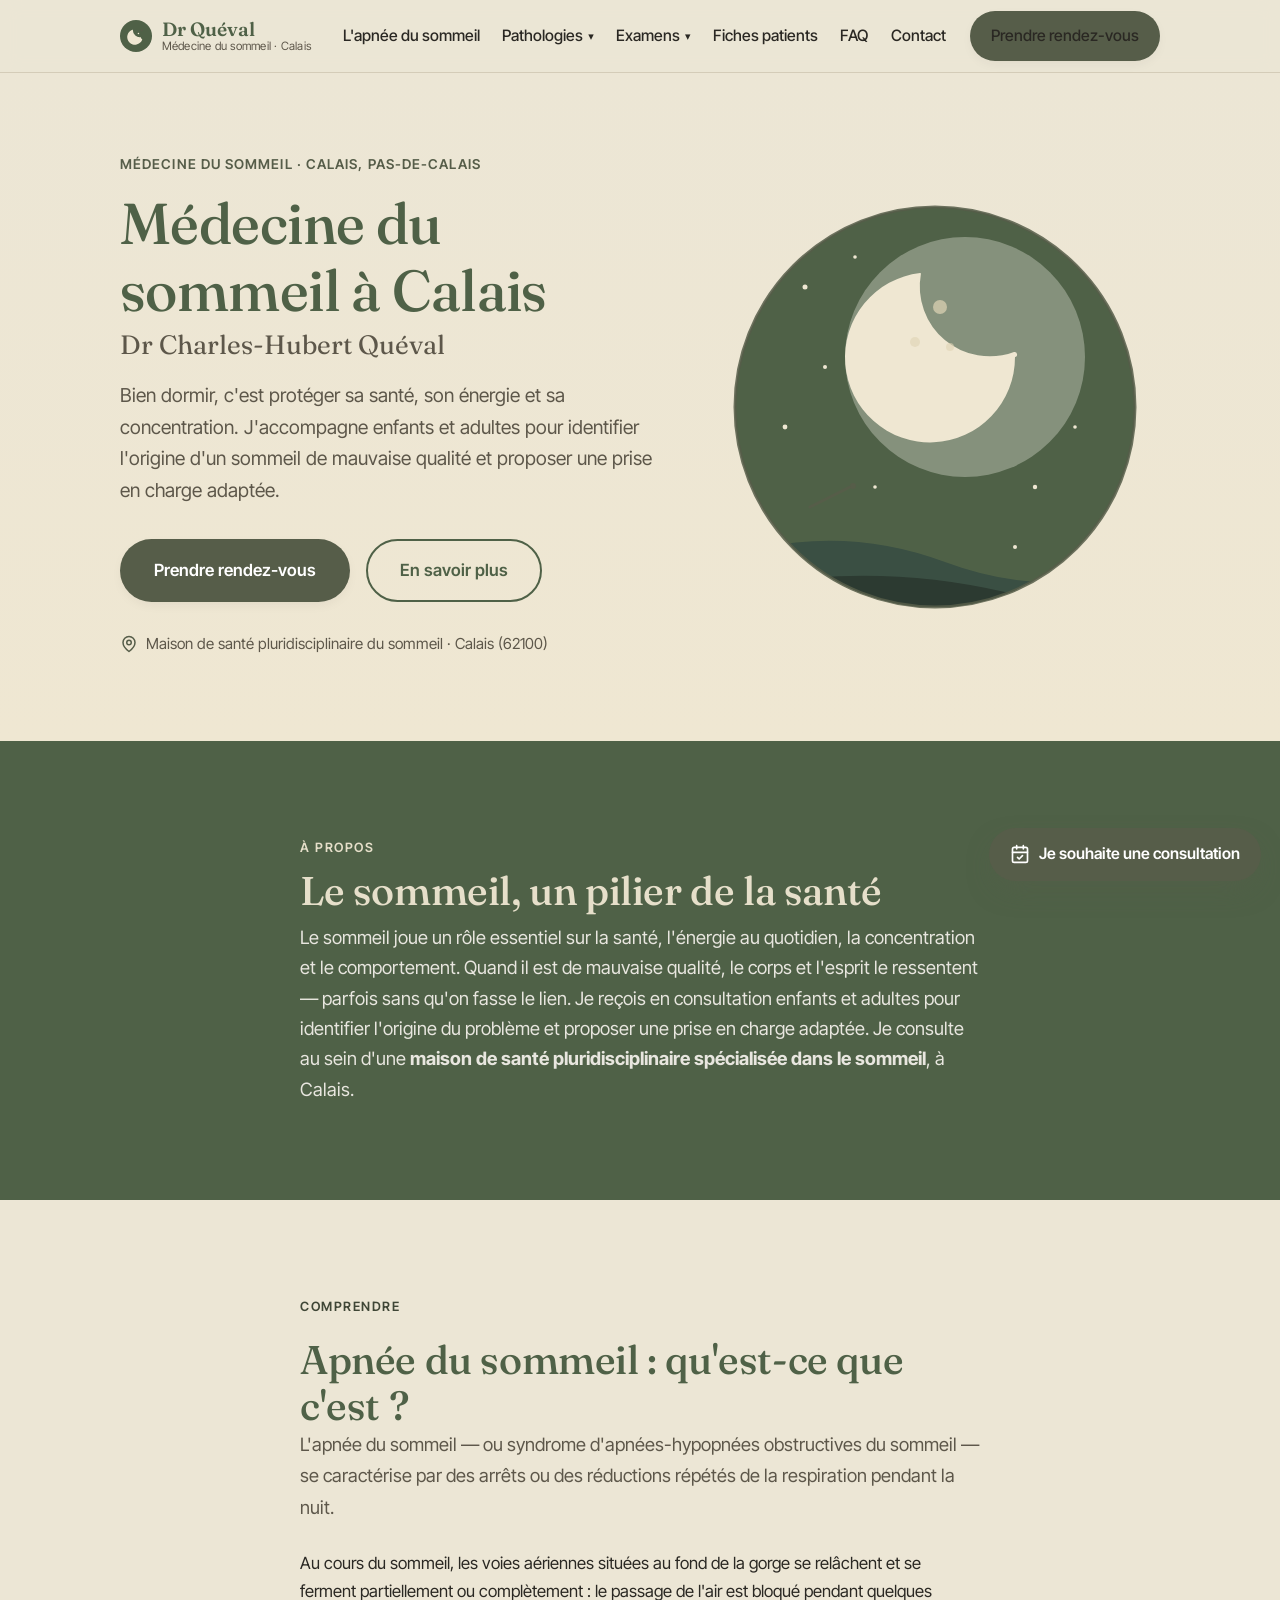
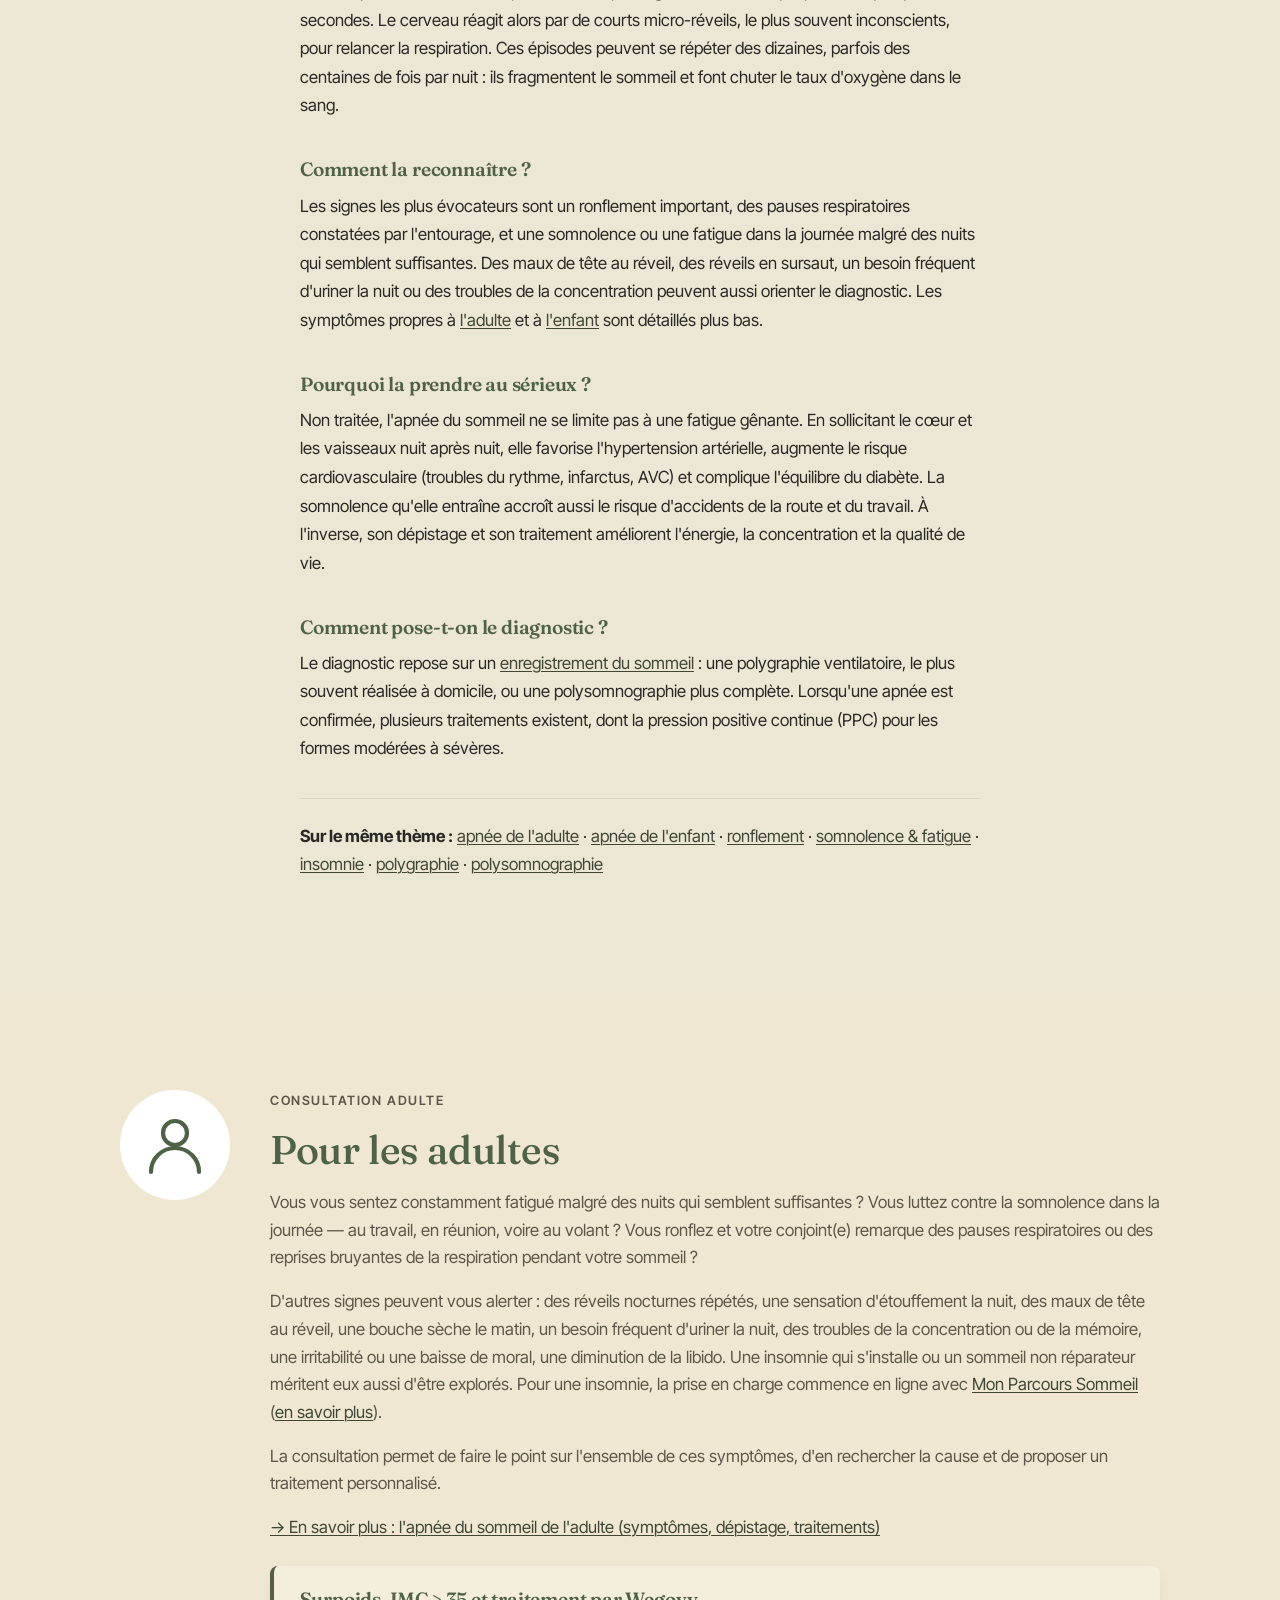
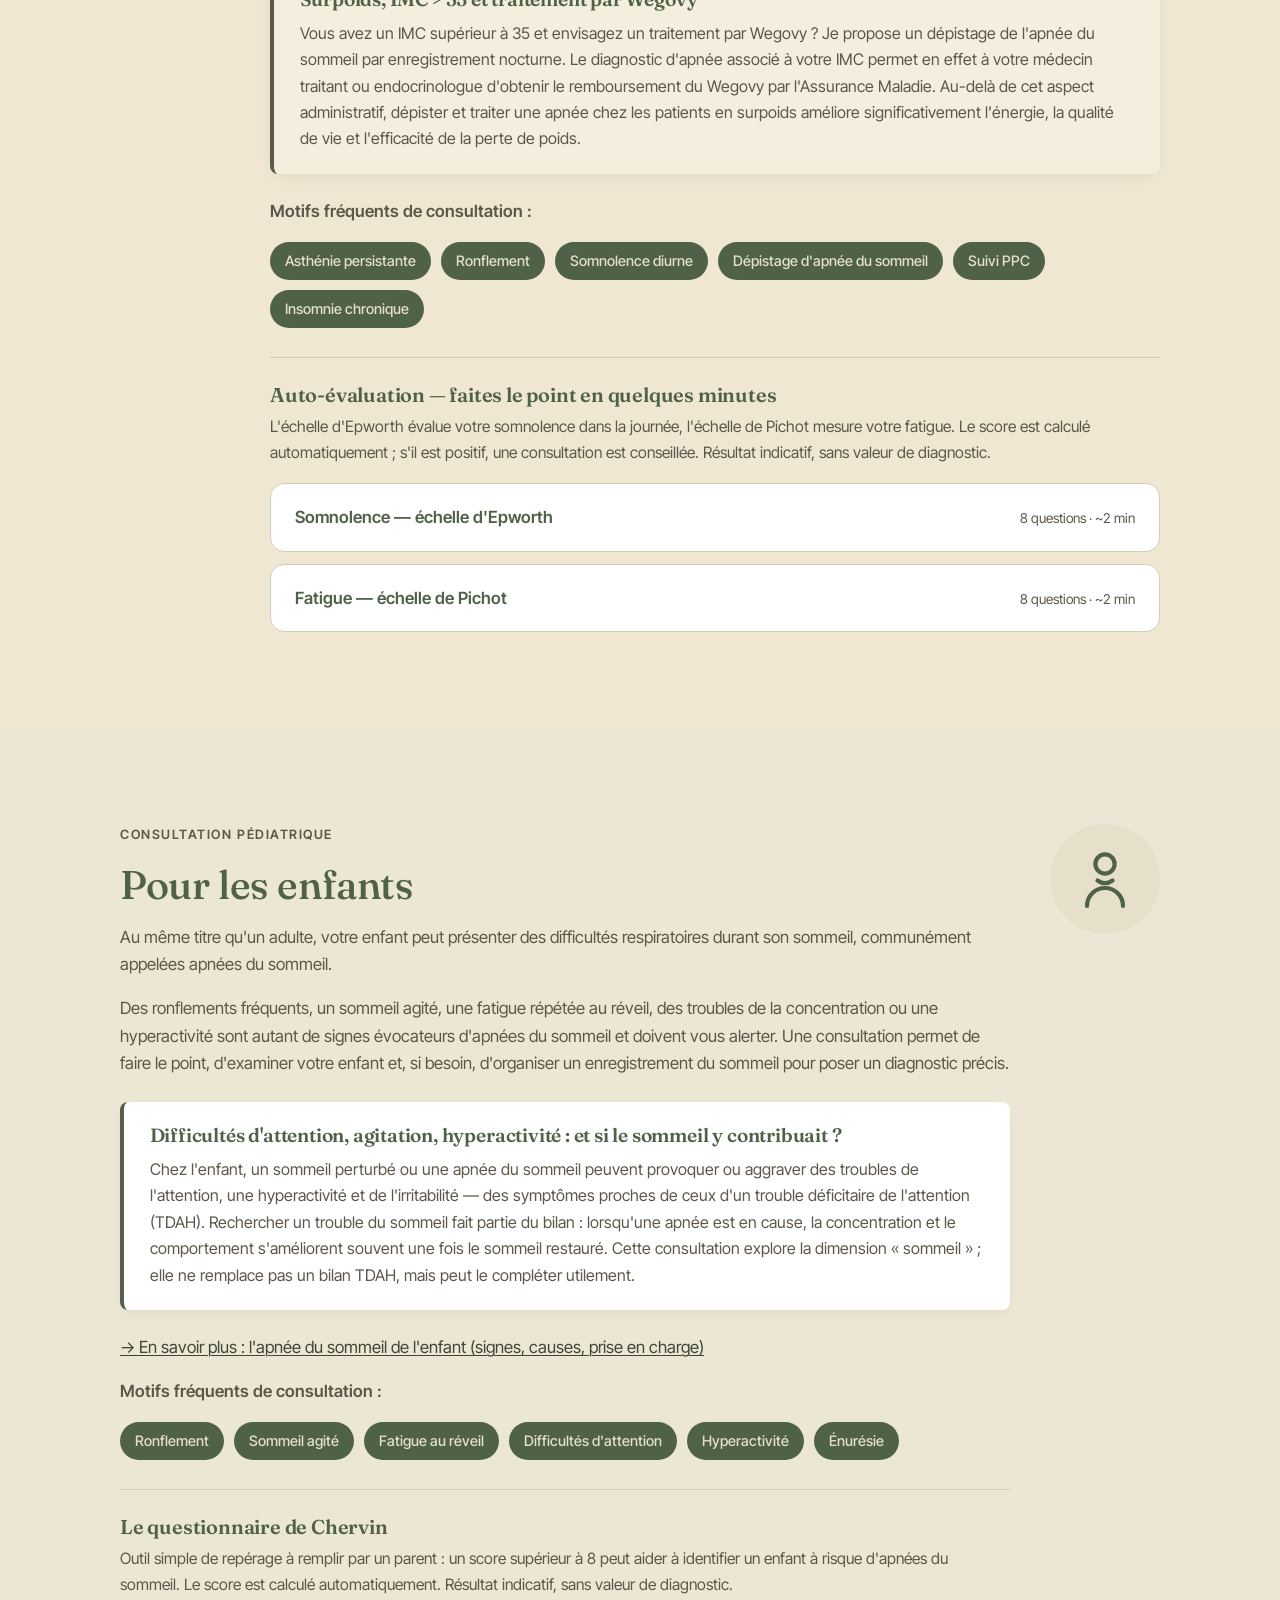
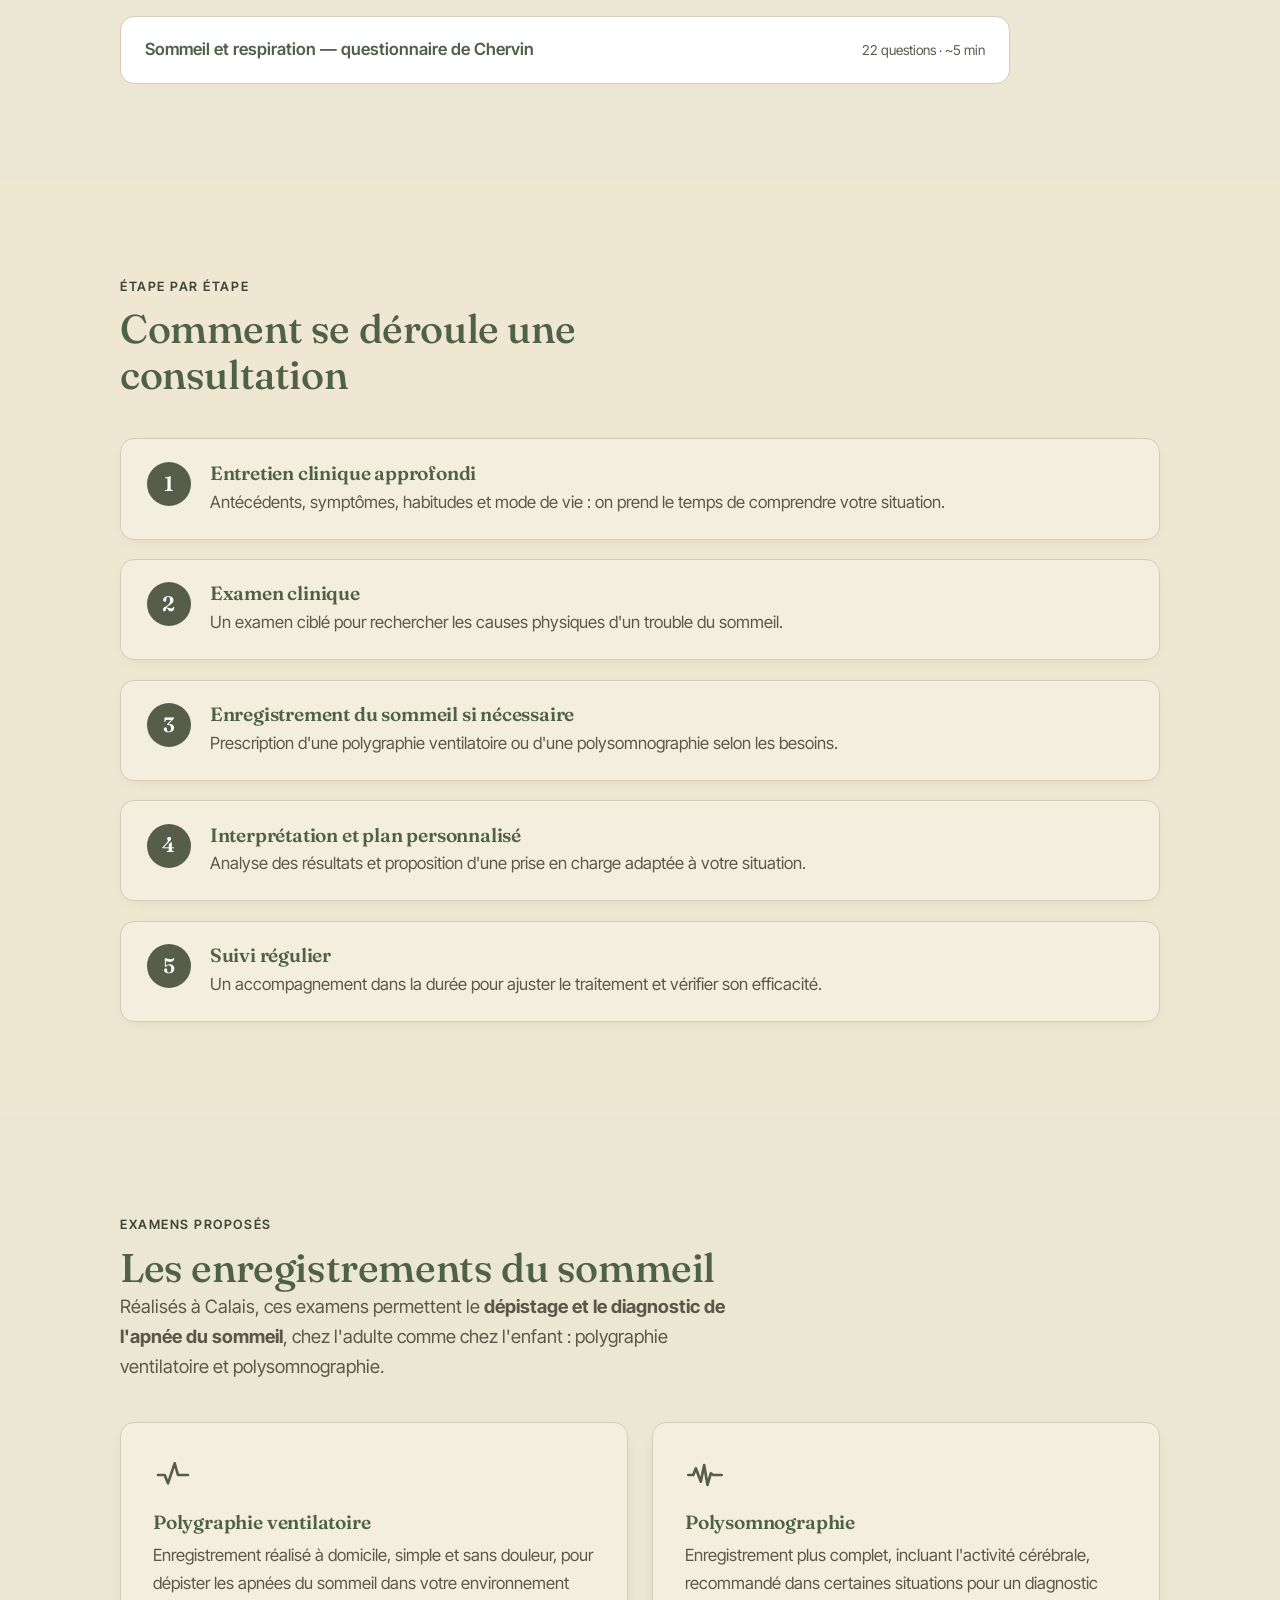
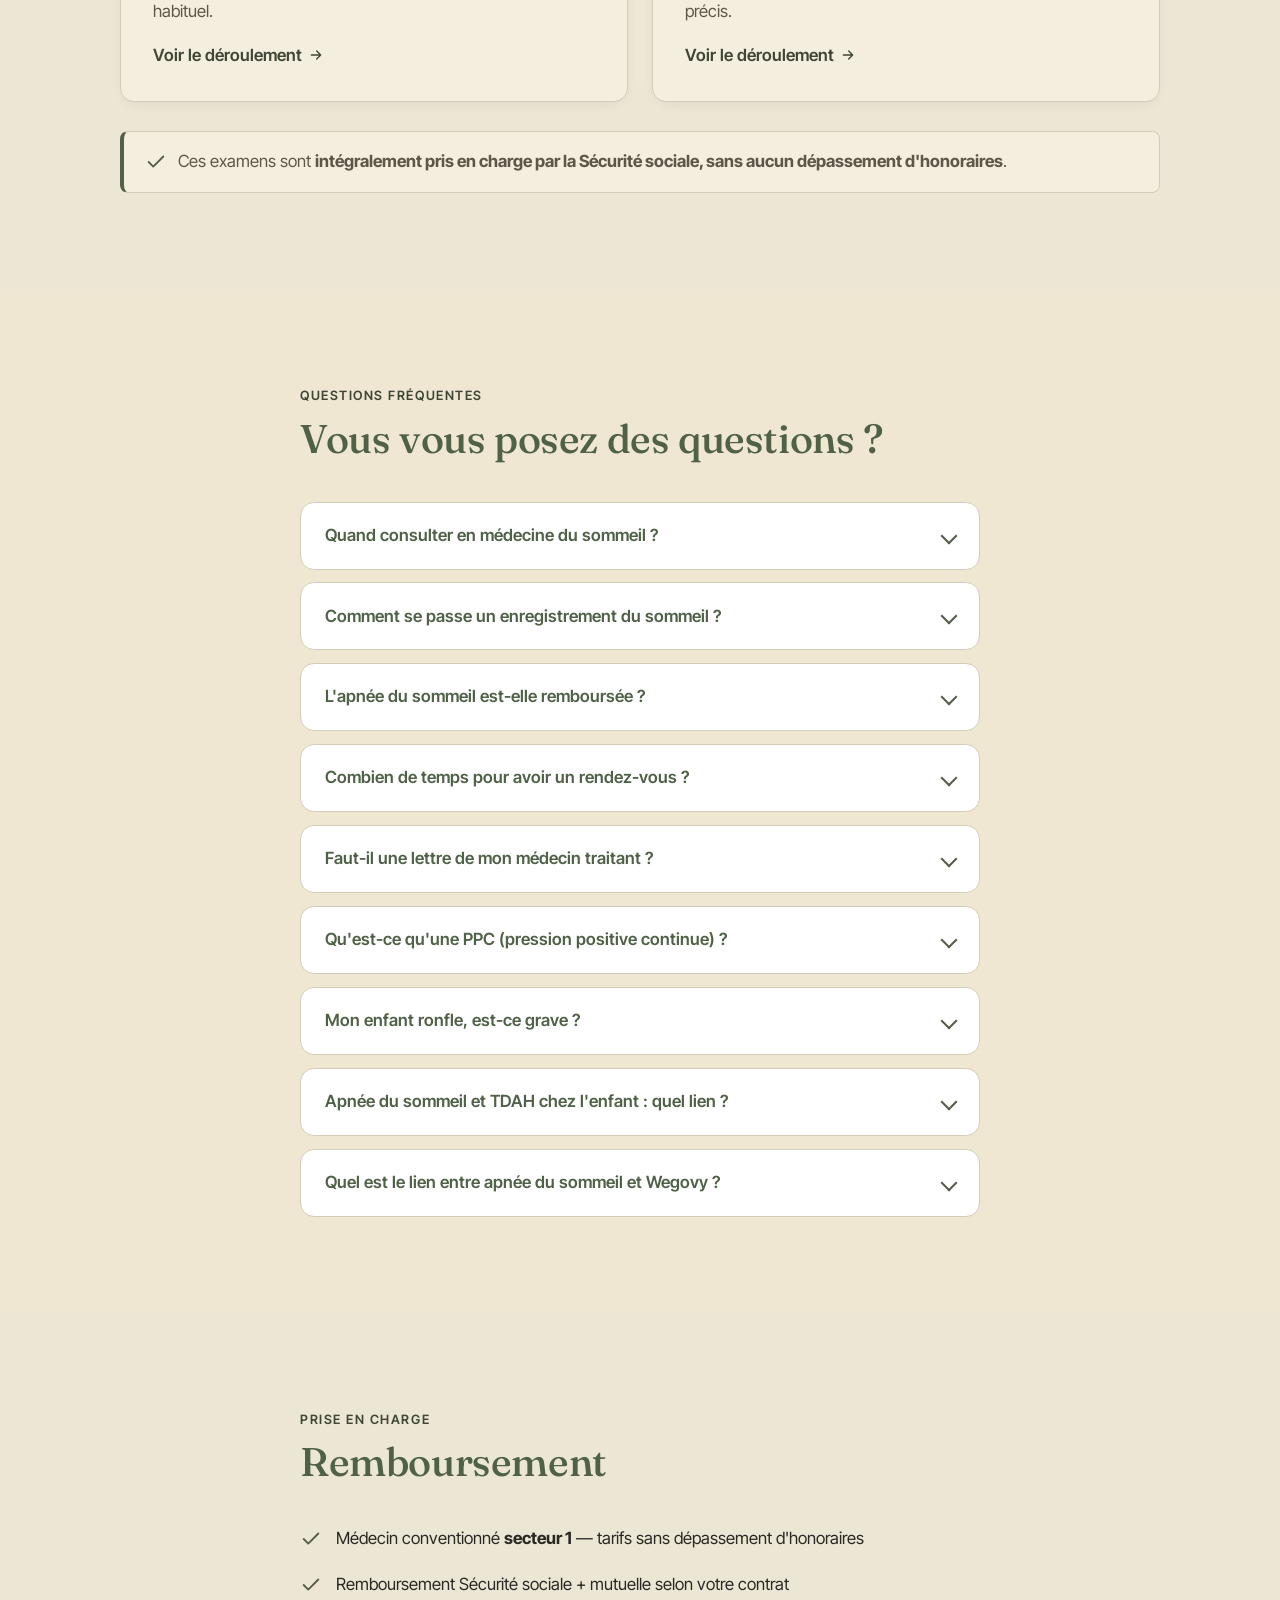
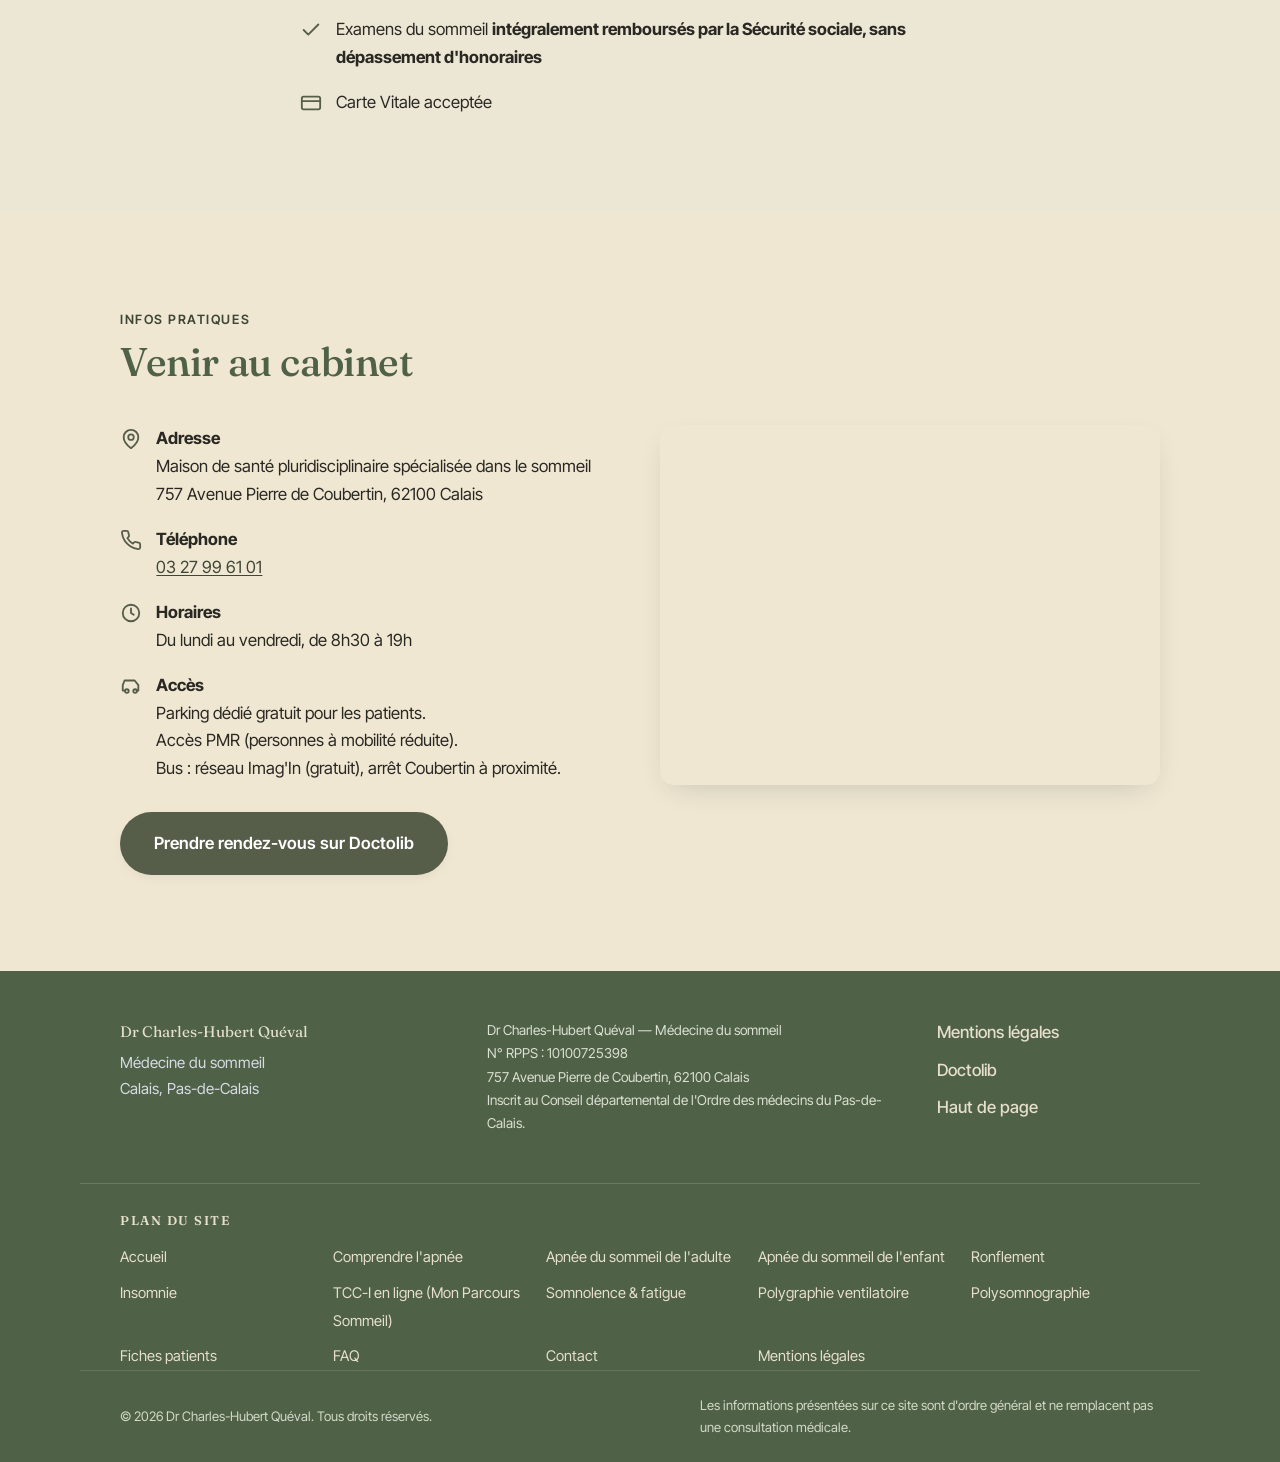
<file: index.html>
<!DOCTYPE html>
<html lang="fr">
<head>
  <meta charset="UTF-8" />
  <meta name="viewport" content="width=device-width, initial-scale=1.0" />

  <!-- ============ SEO PRINCIPAL ============ -->
  <title>Médecine du sommeil à Calais — Apnée, ronflement, fatigue | Dr Quéval</title>
  <meta name="description" content="Dr Charles-Hubert Quéval, médecine du sommeil à Calais. Dépistage apnée, ronflement, fatigue chronique, troubles du sommeil de l'enfant et de l'adulte." />
  <meta name="author" content="Dr Charles-Hubert Quéval" />
  <meta name="robots" content="index, follow" />
  <meta name="google-site-verification" content="xHUqynVWWJYzbfJieYeYkUcd4YDiTT034WDyWVX0m6M" />
  <link rel="canonical" href="https://sommeil-calais.fr/" />
  <meta name="theme-color" content="#4f6147" />

  <!-- ============ OPEN GRAPH (Facebook, LinkedIn…) ============ -->
  <meta property="og:type" content="website" />
  <meta property="og:locale" content="fr_FR" />
  <meta property="og:site_name" content="Dr Quéval — Médecine du sommeil à Calais" />
  <meta property="og:title" content="Médecine du sommeil à Calais — Dr Quéval" />
  <meta property="og:description" content="Dépistage de l'apnée du sommeil, ronflement, fatigue chronique. Consultations adultes et enfants à Calais (Pas-de-Calais)." />
  <meta property="og:url" content="https://sommeil-calais.fr/" />
  <meta property="og:image" content="https://sommeil-calais.fr/images/og-image.png" />
  <meta property="og:image:alt" content="Cabinet de médecine du sommeil du Dr Quéval à Calais" />

  <!-- ============ TWITTER CARD ============ -->
  <meta name="twitter:card" content="summary_large_image" />
  <meta name="twitter:title" content="Médecine du sommeil à Calais — Dr Quéval" />
  <meta name="twitter:description" content="Dépistage de l'apnée du sommeil, ronflement, fatigue chronique. Consultations adultes et enfants à Calais." />
  <meta name="twitter:image" content="https://sommeil-calais.fr/images/og-image.png" />

  <!-- ============ FAVICON ============ -->
  <link rel="icon" type="image/svg+xml" href="favicon.svg" />
  <link rel="icon" type="image/x-icon" href="favicon.ico" />
  <link rel="apple-touch-icon" href="images/apple-touch-icon.png" />

  <!-- ============ POLICES (preconnect + preload pour la performance) ============ -->
  <link rel="preconnect" href="https://fonts.googleapis.com" />
  <link rel="preconnect" href="https://fonts.gstatic.com" crossorigin />
  <!-- On précharge la feuille de styles des polices puis on l'applique (chargement non bloquant) -->
  <link
    rel="preload"
    as="style"
    href="https://fonts.googleapis.com/css2?family=Fraunces:opsz,wght@9..144,400;9..144,500;9..144,600&family=Inter+Tight:wght@400;500;600&display=swap"
    onload="this.onload=null;this.rel='stylesheet'"
  />
  <noscript>
    <link rel="stylesheet" href="https://fonts.googleapis.com/css2?family=Fraunces:opsz,wght@9..144,400;9..144,500;9..144,600&family=Inter+Tight:wght@400;500;600&display=swap" />
  </noscript>

  <link rel="stylesheet" href="style.css" />

  <!-- ============ DONNÉES STRUCTURÉES Schema.org (Physician) ============ -->
  <script type="application/ld+json">
  {
    "@context": "https://schema.org",
    "@type": "Physician",
    "@id": "https://sommeil-calais.fr/#physician",
    "name": "Dr Charles-Hubert Quéval",
    "description": "Médecin à Calais recevant enfants et adultes pour les troubles du sommeil : dépistage de l'apnée du sommeil, ronflement, fatigue chronique, somnolence.",
    "url": "https://sommeil-calais.fr/",
    "sameAs": ["https://monparcourssommeil.fr/"],
    "image": "https://sommeil-calais.fr/images/og-image.png",
    "medicalSpecialty": "Sleep Medicine",
    "knowsAbout": [
      "Apnée du sommeil",
      "Apnée du sommeil de l'enfant",
      "Ronflement",
      "Somnolence diurne",
      "Insomnie chronique",
      "Fatigue chronique",
      "Polygraphie ventilatoire",
      "Polysomnographie",
      "Dépistage de l'apnée du sommeil",
      "Pression positive continue (PPC)",
      "Sommeil et troubles de l'attention de l'enfant",
      "Sommeil, hyperactivité et TDAH de l'enfant"
    ],
    "availableLanguage": "fr",
    "telephone": "+33327996101",
    "priceRange": "€€",
    "currenciesAccepted": "EUR",
    "paymentAccepted": "Carte Vitale, Carte bancaire, Espèces, Chèque",
    "address": {
      "@type": "PostalAddress",
      "streetAddress": "757 Avenue Pierre de Coubertin",
      "addressLocality": "Calais",
      "postalCode": "62100",
      "addressRegion": "Pas-de-Calais",
      "addressCountry": "FR"
    },
    "areaServed": {
      "@type": "City",
      "name": "Calais"
    },
    "openingHoursSpecification": [
      {
        "@type": "OpeningHoursSpecification",
        "dayOfWeek": ["Monday", "Tuesday", "Wednesday", "Thursday", "Friday"],
        "opens": "08:30",
        "closes": "19:00"
      }
    ],
    "availableService": [
      {
        "@type": "MedicalProcedure",
        "name": "Consultation de médecine du sommeil – Adulte",
        "description": "Exploration de la fatigue, du ronflement, de la somnolence diurne et dépistage de l'apnée du sommeil chez l'adulte."
      },
      {
        "@type": "MedicalProcedure",
        "name": "Consultation de médecine du sommeil – Enfant",
        "description": "Bilan des troubles du sommeil de l'enfant : ronflement, sommeil agité, troubles de l'attention, énurésie."
      },
      {
        "@type": "MedicalProcedure",
        "name": "Polygraphie ventilatoire",
        "description": "Enregistrement du sommeil à domicile pour le dépistage de l'apnée du sommeil."
      },
      {
        "@type": "MedicalProcedure",
        "name": "Polysomnographie",
        "description": "Enregistrement complet du sommeil incluant l'activité cérébrale."
      }
    ],
    "potentialAction": {
      "@type": "ReserveAction",
      "target": {
        "@type": "EntryPoint",
        "urlTemplate": "https://www.doctolib.fr/medecin-generaliste/calais/charles-hubert-queval"
      }
    }
  }
  </script>

  <!-- ============ DONNÉES STRUCTURÉES Schema.org (FAQ) — rich results Google ============ -->
  <script type="application/ld+json">
  {
    "@context": "https://schema.org",
    "@type": "FAQPage",
    "mainEntity": [
      {
        "@type": "Question",
        "name": "Quand consulter en médecine du sommeil ?",
        "acceptedAnswer": { "@type": "Answer", "text": "Une consultation est utile si vous ressentez une fatigue persistante malgré des nuits suffisantes, si vous ronflez fortement ou faites des pauses respiratoires, ou si vous luttez contre la somnolence en journée. Chez l'enfant, un ronflement, un sommeil agité ou des difficultés de concentration justifient aussi un avis. En résumé : dès qu'un trouble du sommeil retentit sur votre quotidien." }
      },
      {
        "@type": "Question",
        "name": "Comment se passe un enregistrement du sommeil ?",
        "acceptedAnswer": { "@type": "Answer", "text": "La polygraphie ventilatoire se réalise le plus souvent à domicile : quelques capteurs mesurent la respiration, l'oxygénation et les ronflements pendant la nuit. C'est indolore et vous dormez dans votre lit. La polysomnographie, plus complète, ajoute l'enregistrement de l'activité cérébrale. Les capteurs sont retirés le matin et les données sont ensuite analysées." }
      },
      {
        "@type": "Question",
        "name": "L'apnée du sommeil est-elle remboursée ?",
        "acceptedAnswer": { "@type": "Answer", "text": "Oui. La consultation et les enregistrements diagnostiques sont pris en charge par l'Assurance Maladie selon les conditions habituelles, complétés par votre mutuelle. Si une apnée est confirmée et qu'un traitement par pression positive continue (PPC) est indiqué, l'appareil et son suivi sont également remboursés tant que le traitement est utilisé régulièrement." }
      },
      {
        "@type": "Question",
        "name": "Combien de temps pour avoir un rendez-vous ?",
        "acceptedAnswer": { "@type": "Answer", "text": "Les délais varient selon le planning. Le plus simple est de consulter les créneaux disponibles directement sur Doctolib, qui affiche les prochaines disponibilités en temps réel. En cas de symptômes inquiétants, signalez-le à votre médecin traitant qui pourra orienter la prise en charge." }
      },
      {
        "@type": "Question",
        "name": "Faut-il une lettre de mon médecin traitant ?",
        "acceptedAnswer": { "@type": "Answer", "text": "Une lettre n'est pas obligatoire pour prendre rendez-vous, mais elle est vivement conseillée. Dans le cadre du parcours de soins coordonnés, être adressé par votre médecin traitant garantit un meilleur remboursement et me transmet des informations utiles sur vos antécédents. Pensez aussi à apporter vos examens et ordonnances récents." }
      },
      {
        "@type": "Question",
        "name": "Qu'est-ce qu'une PPC (pression positive continue) ?",
        "acceptedAnswer": { "@type": "Answer", "text": "La PPC est le traitement de référence de l'apnée du sommeil modérée à sévère. Un petit appareil, relié à un masque nasal, envoie un léger flux d'air qui maintient les voies respiratoires ouvertes pendant la nuit. Elle supprime les apnées, réduit le ronflement et restaure un sommeil réparateur. La plupart des patients constatent une nette amélioration de leur énergie après quelques semaines." }
      },
      {
        "@type": "Question",
        "name": "Mon enfant ronfle, est-ce grave ?",
        "acceptedAnswer": { "@type": "Answer", "text": "Un ronflement occasionnel lors d'un rhume est banal. En revanche, un ronflement régulier, surtout s'il s'accompagne de pauses respiratoires, d'un sommeil agité, d'une fatigue ou de difficultés d'attention, mérite un avis médical. Chez l'enfant, ces signes sont souvent liés à de grosses amygdales ou végétations, qui se traitent bien. Un bilan permet de poser le diagnostic et d'éviter un retentissement sur la croissance et les apprentissages." }
      },
      {
        "@type": "Question",
        "name": "Apnée du sommeil et TDAH chez l'enfant : quel lien ?",
        "acceptedAnswer": { "@type": "Answer", "text": "Un sommeil de mauvaise qualité, en particulier l'apnée du sommeil, peut chez l'enfant se traduire par de l'agitation, de l'impulsivité, une hyperactivité ou des difficultés de concentration — des symptômes qui ressemblent à ceux d'un trouble déficitaire de l'attention (TDAH). Avant ou en complément d'un bilan TDAH, il est utile de rechercher un trouble du sommeil sous-jacent : lorsqu'une apnée est en cause, son traitement améliore souvent l'attention et le comportement. La consultation de médecine du sommeil ne pose pas le diagnostic de TDAH, mais explore et traite la part liée au sommeil." }
      },
      {
        "@type": "Question",
        "name": "Quel est le lien entre apnée du sommeil et Wegovy ?",
        "acceptedAnswer": { "@type": "Answer", "text": "Le Wegovy peut être remboursé pour les patients ayant un IMC élevé associé à une complication, comme l'apnée du sommeil. Dépister une apnée par un enregistrement nocturne permet donc, chez les personnes en surpoids, de documenter cette complication et d'ouvrir droit au remboursement. Au-delà de l'aspect administratif, traiter l'apnée améliore l'énergie et favorise la réussite de la perte de poids." }
      }
    ]
  }
  </script>
</head>

<body>
  <!-- Lien d'évitement pour l'accessibilité clavier -->
  <a class="skip-link" href="#contenu">Aller au contenu principal</a>

  <!-- ============================ EN-TÊTE / NAVIGATION ============================ -->
  <header class="site-header" id="haut">
    <div class="container header-inner">
      <a href="#haut" class="brand" aria-label="Accueil — Dr Quéval, médecine du sommeil">
        <svg class="brand-icon" width="32" height="32" viewBox="0 0 32 32" aria-hidden="true" focusable="false">
          <path d="M22 17.5A8.5 8.5 0 0 1 12.2 9a0.6 0.6 0 0 0-0.86-0.62A9.5 9.5 0 1 0 23.6 20.6a0.6 0.6 0 0 0-0.62-0.86A8.6 8.6 0 0 1 22 17.5Z" fill="#efe7d2"/>
          <circle cx="23" cy="9" r="1.4" fill="#565d49"/>
          <circle cx="19" cy="13" r="0.9" fill="#efe7d2"/>
        </svg>
        <span class="brand-text">
          <strong>Dr Quéval</strong>
          <span class="brand-sub">Médecine du sommeil · Calais</span>
        </span>
      </a>

      <!-- Bouton menu mobile -->
      <button class="nav-toggle" id="navToggle" aria-expanded="false" aria-controls="navMenu" aria-label="Ouvrir le menu de navigation">
        <span class="nav-toggle-bar"></span>
        <span class="nav-toggle-bar"></span>
        <span class="nav-toggle-bar"></span>
      </button>

      <nav class="nav" id="navMenu" aria-label="Navigation principale">
        <ul>
          <li><a href="#apnee">L'apnée du sommeil</a></li>
          <li class="nav-item-sub">
            <details class="nav-sub">
              <summary>Pathologies</summary>
              <ul class="nav-submenu">
                <li><a href="apnee-du-sommeil-adulte.html">Apnée de l'adulte</a></li>
                <li><a href="apnee-du-sommeil-enfant.html">Apnée de l'enfant</a></li>
                <li><a href="ronflement.html">Ronflement</a></li>
                <li><a href="insomnie.html">Insomnie</a></li>
                <li><a href="somnolence-fatigue.html">Somnolence &amp; fatigue</a></li>
              </ul>
            </details>
          </li>
          <li class="nav-item-sub">
            <details class="nav-sub">
              <summary>Examens</summary>
              <ul class="nav-submenu">
                <li><a href="polygraphie-ventilatoire.html">Polygraphie ventilatoire</a></li>
                <li><a href="polysomnographie.html">Polysomnographie</a></li>
              </ul>
            </details>
          </li>
          <li><a href="notices.html">Fiches patients</a></li>
          <li><a href="#faq">FAQ</a></li>
          <li><a href="#contact">Contact</a></li>
        </ul>
        <a class="btn btn-primary nav-cta" href="https://www.doctolib.fr/medecin-generaliste/calais/charles-hubert-queval" target="_blank" rel="noopener" aria-label="Prendre rendez-vous sur Doctolib (nouvel onglet)">Prendre rendez-vous</a>
      </nav>
    </div>
  </header>

  <main id="contenu">

    <!-- ============================ 1. HERO ============================ -->
    <section class="hero" id="hero">
      <div class="container hero-inner">
        <div class="hero-text reveal">
          <p class="hero-eyebrow">Médecine du sommeil · Calais, Pas-de-Calais</p>
          <h1><span class="hero-name hero-name--activity">Médecine du sommeil à Calais</span><span class="hero-h1-sub">Dr Charles-Hubert Quéval</span></h1>
          <p class="hero-lead">
            Bien dormir, c'est protéger sa santé, son énergie et sa concentration.
            J'accompagne enfants et adultes pour identifier l'origine d'un sommeil
            de mauvaise qualité et proposer une prise en charge adaptée.
          </p>
          <div class="hero-actions">
            <a class="btn btn-primary btn-lg" href="https://www.doctolib.fr/medecin-generaliste/calais/charles-hubert-queval" target="_blank" rel="noopener" aria-label="Prendre rendez-vous sur Doctolib (nouvel onglet)">
              Prendre rendez-vous
            </a>
            <a class="btn btn-ghost btn-lg" href="#a-propos">En savoir plus</a>
          </div>
          <p class="hero-place">
            <svg width="18" height="18" viewBox="0 0 24 24" fill="none" stroke="currentColor" stroke-width="2" stroke-linecap="round" stroke-linejoin="round" aria-hidden="true"><path d="M20 10c0 6-8 12-8 12s-8-6-8-12a8 8 0 0 1 16 0Z"/><circle cx="12" cy="10" r="3"/></svg>
            Maison de santé pluridisciplinaire du sommeil · Calais (62100)
          </p>
        </div>
        <div class="hero-illustration reveal" aria-hidden="true">
          <img src="images/hero-nuit.svg" alt="" width="440" height="440" loading="eager" />
        </div>
      </div>
    </section>

    <!-- ============================ 2. À PROPOS ============================ -->
    <section class="section section-about" id="a-propos">
      <div class="container narrow reveal">
        <p class="eyebrow">À propos</p>
        <h2>Le sommeil, un pilier de la santé</h2>
        <p class="lead">
          Le sommeil joue un rôle essentiel sur la santé, l'énergie au quotidien,
          la concentration et le comportement. Quand il est de mauvaise qualité, le
          corps et l'esprit le ressentent — parfois sans qu'on fasse le lien.
          Je reçois en consultation enfants et adultes pour identifier l'origine du
          problème et proposer une prise en charge adaptée. Je consulte au sein d'une
          <strong>maison de santé pluridisciplinaire spécialisée dans le sommeil</strong>,
          à Calais.
        </p>
      </div>
    </section>

    <!-- ============================ 2b. COMPRENDRE L'APNÉE DU SOMMEIL ============================ -->
    <section class="section" id="apnee">
      <div class="container narrow reveal">
        <p class="eyebrow">Comprendre</p>
        <h2>Apnée du sommeil&nbsp;: qu'est-ce que c'est&nbsp;?</h2>
        <p class="lead">
          L'apnée du sommeil — ou syndrome d'apnées-hypopnées obstructives du sommeil —
          se caractérise par des arrêts ou des réductions répétés de la respiration
          pendant la nuit.
        </p>
        <p>
          Au cours du sommeil, les voies aériennes situées au fond de la gorge se
          relâchent et se ferment partiellement ou complètement&nbsp;: le passage de l'air
          est bloqué pendant quelques secondes. Le cerveau réagit alors par de courts
          micro-réveils, le plus souvent inconscients, pour relancer la respiration. Ces
          épisodes peuvent se répéter des dizaines, parfois des centaines de fois par
          nuit&nbsp;: ils fragmentent le sommeil et font chuter le taux d'oxygène dans le sang.

        </p>

        <h3>Comment la reconnaître&nbsp;?</h3>
        <p>
          Les signes les plus évocateurs sont un ronflement important, des pauses
          respiratoires constatées par l'entourage, et une somnolence ou une fatigue dans
          la journée malgré des nuits qui semblent suffisantes. Des maux de tête au réveil,
          des réveils en sursaut, un besoin fréquent d'uriner la nuit ou des troubles de la
          concentration peuvent aussi orienter le diagnostic. Les symptômes propres à
          <a href="#adultes">l'adulte</a> et à <a href="#enfants">l'enfant</a> sont
          détaillés plus bas.
        </p>

        <h3>Pourquoi la prendre au sérieux&nbsp;?</h3>
        <p>
          Non traitée, l'apnée du sommeil ne se limite pas à une fatigue gênante. En
          sollicitant le cœur et les vaisseaux nuit après nuit, elle favorise
          l'hypertension artérielle, augmente le risque cardiovasculaire (troubles du
          rythme, infarctus, AVC) et complique l'équilibre du diabète. La somnolence
          qu'elle entraîne accroît aussi le risque d'accidents de la route et du travail.
          À l'inverse, son dépistage et son traitement améliorent l'énergie, la
          concentration et la qualité de vie.
        </p>

        <h3>Comment pose-t-on le diagnostic&nbsp;?</h3>
        <p>
          Le diagnostic repose sur un <a href="#examens">enregistrement du sommeil</a>&nbsp;:
          une polygraphie ventilatoire, le plus souvent réalisée à domicile, ou une
          polysomnographie plus complète. Lorsqu'une apnée est confirmée, plusieurs
          traitements existent, dont la pression positive continue (PPC) pour les formes
          modérées à sévères.
        </p>

        <p class="apnee-links">
          <strong>Sur le même thème&nbsp;:</strong>
          <a href="apnee-du-sommeil-adulte.html">apnée de l'adulte</a> ·
          <a href="apnee-du-sommeil-enfant.html">apnée de l'enfant</a> ·
          <a href="ronflement.html">ronflement</a> ·
          <a href="somnolence-fatigue.html">somnolence &amp; fatigue</a> ·
          <a href="insomnie.html">insomnie</a> ·
          <a href="polygraphie-ventilatoire.html">polygraphie</a> ·
          <a href="polysomnographie.html">polysomnographie</a>
        </p>
      </div>
    </section>

    <!-- ============================ 3. CONSULTATION ADULTE ============================ -->
    <section class="section section-alt" id="adultes">
      <div class="container">
        <div class="split">
          <div class="split-icon reveal" aria-hidden="true">
            <svg width="72" height="72" viewBox="0 0 24 24" fill="none" stroke="#4f6147" stroke-width="1.4" stroke-linecap="round" stroke-linejoin="round"><circle cx="12" cy="8" r="4"/><path d="M4 21a8 8 0 0 1 16 0"/></svg>
          </div>
          <div class="split-body reveal">
            <p class="eyebrow">Consultation adulte</p>
            <h2>Pour les adultes</h2>
            <p>
              Vous vous sentez constamment fatigué malgré des nuits qui semblent
              suffisantes ? Vous luttez contre la somnolence dans la journée — au
              travail, en réunion, voire au volant ? Vous ronflez et votre conjoint(e)
              remarque des pauses respiratoires ou des reprises bruyantes de la
              respiration pendant votre sommeil ?
            </p>
            <p>
              D'autres signes peuvent vous alerter&nbsp;: des réveils nocturnes répétés,
              une sensation d'étouffement la nuit, des maux de tête au réveil, une bouche
              sèche le matin, un besoin fréquent d'uriner la nuit, des troubles de la
              concentration ou de la mémoire, une irritabilité ou une baisse de moral,
              une diminution de la libido. Une insomnie qui s'installe ou un sommeil non
              réparateur méritent eux aussi d'être explorés. Pour une insomnie, la prise en
              charge commence en ligne avec <a href="https://monparcourssommeil.fr/" rel="noopener">Mon Parcours Sommeil</a>
              (<a href="insomnie.html">en savoir plus</a>).
            </p>
            <p>
              La consultation permet de faire le point sur l'ensemble de ces symptômes,
              d'en rechercher la cause et de proposer un traitement personnalisé.
            </p>
            <p>
              <a href="apnee-du-sommeil-adulte.html">→ En savoir plus&nbsp;: l'apnée du sommeil de l'adulte (symptômes, dépistage, traitements)</a>
            </p>
            <div class="callout">
              <h3>Surpoids, IMC&nbsp;&gt;&nbsp;35 et traitement par Wegovy</h3>
              <p>
                Vous avez un IMC supérieur à 35 et envisagez un traitement par Wegovy ?
                Je propose un dépistage de l'apnée du sommeil par enregistrement nocturne.
                Le diagnostic d'apnée associé à votre IMC permet en effet à votre médecin
                traitant ou endocrinologue d'obtenir le remboursement du Wegovy par
                l'Assurance Maladie. Au-delà de cet aspect administratif, dépister et
                traiter une apnée chez les patients en surpoids améliore significativement
                l'énergie, la qualité de vie et l'efficacité de la perte de poids.
              </p>
            </div>
            <p class="tags-label">Motifs fréquents de consultation&nbsp;:</p>
            <ul class="tags" aria-label="Motifs de consultation adulte">
              <li>Asthénie persistante</li>
              <li>Ronflement</li>
              <li>Somnolence diurne</li>
              <li>Dépistage d'apnée du sommeil</li>
              <li>Suivi PPC</li>
              <li>Insomnie chronique</li>
            </ul>

            <!-- Auto-questionnaires ADULTE (score calculé en JS) -->
            <div class="quiz-inline">
              <h3>Auto-évaluation — faites le point en quelques minutes</h3>
              <p>
                L'échelle d'Epworth évalue votre somnolence dans la journée, l'échelle de
                Pichot mesure votre fatigue. Le score est calculé automatiquement&nbsp;; s'il
                est positif, une consultation est conseillée. Résultat indicatif, sans valeur
                de diagnostic.
              </p>
              <div class="quiz-list">
                <details class="quiz-block">
                  <summary>
                    <span class="quiz-title">Somnolence — échelle d'Epworth</span>
                    <span class="quiz-meta">8 questions · ~2 min</span>
                  </summary>
                  <div class="quiz" data-quiz="epworth"></div>
                </details>
                <details class="quiz-block">
                  <summary>
                    <span class="quiz-title">Fatigue — échelle de Pichot</span>
                    <span class="quiz-meta">8 questions · ~2 min</span>
                  </summary>
                  <div class="quiz" data-quiz="pichot"></div>
                </details>
              </div>
            </div>
          </div>
        </div>
      </div>
    </section>

    <!-- ============================ 4. CONSULTATION PÉDIATRIQUE ============================ -->
    <section class="section" id="enfants">
      <div class="container">
        <div class="split split-reverse">
          <div class="split-icon reveal" aria-hidden="true">
            <svg width="72" height="72" viewBox="0 0 24 24" fill="none" stroke="#4f6147" stroke-width="1.4" stroke-linecap="round" stroke-linejoin="round"><circle cx="12" cy="7" r="3.2"/><path d="M6 21a6 6 0 0 1 12 0"/><path d="M9.5 12.5c.8.6 1.6.9 2.5.9s1.7-.3 2.5-.9"/></svg>
          </div>
          <div class="split-body reveal">
            <p class="eyebrow">Consultation pédiatrique</p>
            <h2>Pour les enfants</h2>
            <p>
              Au même titre qu'un adulte, votre enfant peut présenter des difficultés
              respiratoires durant son sommeil, communément appelées apnées du sommeil.
            </p>
            <p>
              Des ronflements fréquents, un sommeil agité, une fatigue répétée au réveil,
              des troubles de la concentration ou une hyperactivité sont autant de signes
              évocateurs d'apnées du sommeil et doivent vous alerter. Une consultation
              permet de faire le point, d'examiner votre enfant et, si besoin, d'organiser
              un enregistrement du sommeil pour poser un diagnostic précis.
            </p>
            <div class="callout">
              <h3>Difficultés d'attention, agitation, hyperactivité&nbsp;: et si le sommeil y contribuait&nbsp;?</h3>
              <p>
                Chez l'enfant, un sommeil perturbé ou une apnée du sommeil peuvent
                provoquer ou aggraver des troubles de l'attention, une hyperactivité et
                de l'irritabilité — des symptômes proches de ceux d'un trouble déficitaire
                de l'attention (TDAH). Rechercher un trouble du sommeil fait partie du
                bilan&nbsp;: lorsqu'une apnée est en cause, la concentration et le comportement
                s'améliorent souvent une fois le sommeil restauré. Cette consultation
                explore la dimension «&nbsp;sommeil&nbsp;»&nbsp;; elle ne remplace pas un bilan TDAH,
                mais peut le compléter utilement.
              </p>
            </div>
            <p>
              <a href="apnee-du-sommeil-enfant.html">→ En savoir plus&nbsp;: l'apnée du sommeil de l'enfant (signes, causes, prise en charge)</a>
            </p>
            <p class="tags-label">Motifs fréquents de consultation&nbsp;:</p>
            <ul class="tags" aria-label="Motifs de consultation pédiatrique">
              <li>Ronflement</li>
              <li>Sommeil agité</li>
              <li>Fatigue au réveil</li>
              <li>Difficultés d'attention</li>
              <li>Hyperactivité</li>
              <li>Énurésie</li>
            </ul>

            <!-- Auto-questionnaire ENFANT (score calculé en JS) -->
            <div class="quiz-inline">
              <h3>Le questionnaire de Chervin</h3>
              <p>
                Outil simple de repérage à remplir par un parent&nbsp;: un score supérieur à 8
                peut aider à identifier un enfant à risque d'apnées du sommeil. Le score est
                calculé automatiquement. Résultat indicatif, sans valeur de diagnostic.
              </p>
              <div class="quiz-list">
                <details class="quiz-block">
                  <summary>
                    <span class="quiz-title">Sommeil et respiration — questionnaire de Chervin</span>
                    <span class="quiz-meta">22 questions · ~5 min</span>
                  </summary>
                  <div class="quiz" data-quiz="chervin"></div>
                </details>
              </div>
            </div>
          </div>
        </div>
      </div>
    </section>

    <!-- ============================ 5. DÉROULEMENT DE LA CONSULTATION ============================ -->
    <section class="section section-alt" id="deroulement">
      <div class="container">
        <div class="section-head reveal">
          <p class="eyebrow">Étape par étape</p>
          <h2>Comment se déroule une consultation</h2>
        </div>
        <ol class="steps">
          <li class="step reveal">
            <span class="step-num" aria-hidden="true">1</span>
            <div>
              <h3>Entretien clinique approfondi</h3>
              <p>Antécédents, symptômes, habitudes et mode de vie : on prend le temps de comprendre votre situation.</p>
            </div>
          </li>
          <li class="step reveal">
            <span class="step-num" aria-hidden="true">2</span>
            <div>
              <h3>Examen clinique</h3>
              <p>Un examen ciblé pour rechercher les causes physiques d'un trouble du sommeil.</p>
            </div>
          </li>
          <li class="step reveal">
            <span class="step-num" aria-hidden="true">3</span>
            <div>
              <h3>Enregistrement du sommeil si nécessaire</h3>
              <p>Prescription d'une polygraphie ventilatoire ou d'une polysomnographie selon les besoins.</p>
            </div>
          </li>
          <li class="step reveal">
            <span class="step-num" aria-hidden="true">4</span>
            <div>
              <h3>Interprétation et plan personnalisé</h3>
              <p>Analyse des résultats et proposition d'une prise en charge adaptée à votre situation.</p>
            </div>
          </li>
          <li class="step reveal">
            <span class="step-num" aria-hidden="true">5</span>
            <div>
              <h3>Suivi régulier</h3>
              <p>Un accompagnement dans la durée pour ajuster le traitement et vérifier son efficacité.</p>
            </div>
          </li>
        </ol>
      </div>
    </section>

    <!-- ============================ 6. EXAMENS PROPOSÉS ============================ -->
    <section class="section" id="examens">
      <div class="container">
        <div class="section-head reveal">
          <p class="eyebrow">Examens proposés</p>
          <h2>Les enregistrements du sommeil</h2>
          <p class="lead">
            Réalisés à Calais, ces examens permettent le <strong>dépistage et le diagnostic
            de l'apnée du sommeil</strong>, chez l'adulte comme chez l'enfant&nbsp;:
            polygraphie ventilatoire et polysomnographie.
          </p>
        </div>
        <div class="cards">
          <a class="card card-link reveal" href="polygraphie-ventilatoire.html" aria-label="Polygraphie ventilatoire : lire le déroulement">
            <svg class="card-icon" width="40" height="40" viewBox="0 0 24 24" fill="none" stroke="#565d49" stroke-width="1.6" stroke-linecap="round" stroke-linejoin="round" aria-hidden="true"><path d="M3 12h4l2 5 4-12 2 7h6"/></svg>
            <h3>Polygraphie ventilatoire</h3>
            <p>Enregistrement réalisé à domicile, simple et sans douleur, pour dépister les apnées du sommeil dans votre environnement habituel.</p>
            <span class="card-cta">Voir le déroulement
              <svg width="16" height="16" viewBox="0 0 24 24" fill="none" stroke="currentColor" stroke-width="2" stroke-linecap="round" stroke-linejoin="round" aria-hidden="true"><path d="M5 12h14M13 6l6 6-6 6"/></svg>
            </span>
          </a>
          <a class="card card-link reveal" href="polysomnographie.html" aria-label="Polysomnographie : lire le déroulement">
            <svg class="card-icon" width="40" height="40" viewBox="0 0 24 24" fill="none" stroke="#565d49" stroke-width="1.6" stroke-linecap="round" stroke-linejoin="round" aria-hidden="true"><path d="M2 12h3l1.5-4 3 8 2-10 2 12 2-7 1.5 1H22"/></svg>
            <h3>Polysomnographie</h3>
            <p>Enregistrement plus complet, incluant l'activité cérébrale, recommandé dans certaines situations pour un diagnostic précis.</p>
            <span class="card-cta">Voir le déroulement
              <svg width="16" height="16" viewBox="0 0 24 24" fill="none" stroke="currentColor" stroke-width="2" stroke-linecap="round" stroke-linejoin="round" aria-hidden="true"><path d="M5 12h14M13 6l6 6-6 6"/></svg>
            </span>
          </a>
        </div>
        <p class="examens-note reveal">
          <svg width="22" height="22" viewBox="0 0 24 24" fill="none" stroke="#565d49" stroke-width="2" stroke-linecap="round" stroke-linejoin="round" aria-hidden="true"><path d="M20 6 9 17l-5-5"/></svg>
          <span>Ces examens sont <strong>intégralement pris en charge par la Sécurité sociale, sans aucun dépassement d'honoraires</strong>.</span>
        </p>
      </div>
    </section>

    <!-- ============================ 7. FAQ (accordéon accessible) ============================ -->
    <section class="section section-alt" id="faq">
      <div class="container narrow">
        <div class="section-head reveal">
          <p class="eyebrow">Questions fréquentes</p>
          <h2>Vous vous posez des questions ?</h2>
        </div>

        <div class="faq reveal">
          <details class="faq-item">
            <summary>Quand consulter en médecine du sommeil&nbsp;?</summary>
            <div class="faq-answer">
              <p>Une consultation est utile si vous ressentez une fatigue persistante malgré des nuits suffisantes, si vous ronflez fortement ou faites des pauses respiratoires, ou si vous luttez contre la somnolence en journée. Chez l'enfant, un ronflement, un sommeil agité ou des difficultés de concentration justifient aussi un avis. En résumé&nbsp;: dès qu'un trouble du sommeil retentit sur votre quotidien.</p>
            </div>
          </details>

          <details class="faq-item">
            <summary>Comment se passe un enregistrement du sommeil&nbsp;?</summary>
            <div class="faq-answer">
              <p>La polygraphie ventilatoire se réalise le plus souvent à domicile&nbsp;: quelques capteurs mesurent la respiration, l'oxygénation et les ronflements pendant la nuit. C'est indolore et vous dormez dans votre lit. La polysomnographie, plus complète, ajoute l'enregistrement de l'activité cérébrale. Les capteurs sont retirés le matin et les données sont ensuite analysées.</p>
            </div>
          </details>

          <details class="faq-item">
            <summary>L'apnée du sommeil est-elle remboursée&nbsp;?</summary>
            <div class="faq-answer">
              <p>Oui. La consultation et les enregistrements diagnostiques sont pris en charge par l'Assurance Maladie selon les conditions habituelles, complétés par votre mutuelle. Si une apnée est confirmée et qu'un traitement par pression positive continue (PPC) est indiqué, l'appareil et son suivi sont également remboursés tant que le traitement est utilisé régulièrement.</p>
            </div>
          </details>

          <details class="faq-item">
            <summary>Combien de temps pour avoir un rendez-vous&nbsp;?</summary>
            <div class="faq-answer">
              <p>Les délais varient selon le planning. Le plus simple est de consulter les créneaux disponibles directement sur Doctolib, qui affiche les prochaines disponibilités en temps réel. En cas de symptômes inquiétants, signalez-le à votre médecin traitant qui pourra orienter la prise en charge.</p>
            </div>
          </details>

          <details class="faq-item">
            <summary>Faut-il une lettre de mon médecin traitant&nbsp;?</summary>
            <div class="faq-answer">
              <p>Une lettre n'est pas obligatoire pour prendre rendez-vous, mais elle est vivement conseillée. Dans le cadre du parcours de soins coordonnés, être adressé par votre médecin traitant garantit un meilleur remboursement et me transmet des informations utiles sur vos antécédents. Pensez aussi à apporter vos examens et ordonnances récents.</p>
            </div>
          </details>

          <details class="faq-item">
            <summary>Qu'est-ce qu'une PPC (pression positive continue)&nbsp;?</summary>
            <div class="faq-answer">
              <p>La PPC est le traitement de référence de l'apnée du sommeil modérée à sévère. Un petit appareil, relié à un masque nasal, envoie un léger flux d'air qui maintient les voies respiratoires ouvertes pendant la nuit. Elle supprime les apnées, réduit le ronflement et restaure un sommeil réparateur. La plupart des patients constatent une nette amélioration de leur énergie après quelques semaines.</p>
            </div>
          </details>

          <details class="faq-item">
            <summary>Mon enfant ronfle, est-ce grave&nbsp;?</summary>
            <div class="faq-answer">
              <p>Un ronflement occasionnel lors d'un rhume est banal. En revanche, un ronflement régulier, surtout s'il s'accompagne de pauses respiratoires, d'un sommeil agité, d'une fatigue ou de difficultés d'attention, mérite un avis médical. Chez l'enfant, ces signes sont souvent liés à de grosses amygdales ou végétations, qui se traitent bien. Un bilan permet de poser le diagnostic et d'éviter un retentissement sur la croissance et les apprentissages.</p>
            </div>
          </details>

          <details class="faq-item">
            <summary>Apnée du sommeil et TDAH chez l'enfant&nbsp;: quel lien&nbsp;?</summary>
            <div class="faq-answer">
              <p>Un sommeil de mauvaise qualité, en particulier l'apnée du sommeil, peut chez l'enfant se traduire par de l'agitation, de l'impulsivité, une hyperactivité ou des difficultés de concentration — des symptômes qui ressemblent à ceux d'un trouble déficitaire de l'attention (TDAH). Avant ou en complément d'un bilan TDAH, il est utile de rechercher un trouble du sommeil sous-jacent&nbsp;: lorsqu'une apnée est en cause, son traitement améliore souvent l'attention et le comportement. La consultation de médecine du sommeil ne pose pas le diagnostic de TDAH, mais explore et traite la part liée au sommeil.</p>
            </div>
          </details>

          <details class="faq-item">
            <summary>Quel est le lien entre apnée du sommeil et Wegovy&nbsp;?</summary>
            <div class="faq-answer">
              <p>Le Wegovy peut être remboursé pour les patients ayant un IMC élevé associé à une complication, comme l'apnée du sommeil. Dépister une apnée par un enregistrement nocturne permet donc, chez les personnes en surpoids, de documenter cette complication et d'ouvrir droit au remboursement. Au-delà de l'aspect administratif, traiter l'apnée améliore l'énergie et favorise la réussite de la perte de poids.</p>
            </div>
          </details>
        </div>
      </div>
    </section>

    <!-- ============================ 8. TARIFS ET REMBOURSEMENT ============================ -->
    <section class="section" id="tarifs">
      <div class="container narrow">
        <div class="section-head reveal">
          <p class="eyebrow">Prise en charge</p>
          <h2>Remboursement</h2>
        </div>
        <ul class="info-list reveal">
          <li>
            <svg width="22" height="22" viewBox="0 0 24 24" fill="none" stroke="#565d49" stroke-width="2" stroke-linecap="round" stroke-linejoin="round" aria-hidden="true"><path d="M20 6 9 17l-5-5"/></svg>
            <span>Médecin conventionné <strong>secteur 1</strong> — tarifs sans dépassement d'honoraires</span>
          </li>
          <li>
            <svg width="22" height="22" viewBox="0 0 24 24" fill="none" stroke="#565d49" stroke-width="2" stroke-linecap="round" stroke-linejoin="round" aria-hidden="true"><path d="M20 6 9 17l-5-5"/></svg>
            <span>Remboursement Sécurité sociale&nbsp;+ mutuelle selon votre contrat</span>
          </li>
          <li>
            <svg width="22" height="22" viewBox="0 0 24 24" fill="none" stroke="#565d49" stroke-width="2" stroke-linecap="round" stroke-linejoin="round" aria-hidden="true"><path d="M20 6 9 17l-5-5"/></svg>
            <span>Examens du sommeil <strong>intégralement remboursés par la Sécurité sociale, sans dépassement d'honoraires</strong></span>
          </li>
          <li>
            <svg width="22" height="22" viewBox="0 0 24 24" fill="none" stroke="#565d49" stroke-width="2" stroke-linecap="round" stroke-linejoin="round" aria-hidden="true"><rect x="2" y="5" width="20" height="14" rx="2"/><path d="M2 10h20"/></svg>
            <span>Carte Vitale acceptée</span>
          </li>
        </ul>
      </div>
    </section>

    <!-- ============================ 9. INFOS PRATIQUES / CONTACT ============================ -->
    <section class="section section-alt" id="contact">
      <div class="container">
        <div class="section-head reveal">
          <p class="eyebrow">Infos pratiques</p>
          <h2>Venir au cabinet</h2>
        </div>
        <div class="contact-grid">
          <div class="contact-info reveal">
            <ul class="info-list">
              <li>
                <svg width="22" height="22" viewBox="0 0 24 24" fill="none" stroke="#565d49" stroke-width="2" stroke-linecap="round" stroke-linejoin="round" aria-hidden="true"><path d="M20 10c0 6-8 12-8 12s-8-6-8-12a8 8 0 0 1 16 0Z"/><circle cx="12" cy="10" r="3"/></svg>
                <span><strong>Adresse</strong><br />Maison de santé pluridisciplinaire spécialisée dans le sommeil<br />757 Avenue Pierre de Coubertin, 62100 Calais</span>
              </li>
              <li>
                <svg width="22" height="22" viewBox="0 0 24 24" fill="none" stroke="#565d49" stroke-width="2" stroke-linecap="round" stroke-linejoin="round" aria-hidden="true"><path d="M22 16.92v3a2 2 0 0 1-2.18 2 19.79 19.79 0 0 1-8.63-3.07 19.5 19.5 0 0 1-6-6 19.79 19.79 0 0 1-3.07-8.67A2 2 0 0 1 4.11 2h3a2 2 0 0 1 2 1.72c.13.96.36 1.9.7 2.81a2 2 0 0 1-.45 2.11L8.09 9.91a16 16 0 0 0 6 6l1.27-1.27a2 2 0 0 1 2.11-.45c.9.34 1.85.57 2.81.7A2 2 0 0 1 22 16.92Z"/></svg>
                <span><strong>Téléphone</strong><br /><a href="tel:+33327996101">03 27 99 61 01</a></span>
              </li>
              <li>
                <svg width="22" height="22" viewBox="0 0 24 24" fill="none" stroke="#565d49" stroke-width="2" stroke-linecap="round" stroke-linejoin="round" aria-hidden="true"><circle cx="12" cy="12" r="9"/><path d="M12 7v5l3 2"/></svg>
                <span><strong>Horaires</strong><br />Du lundi au vendredi, de 8h30 à 19h</span>
              </li>
              <li>
                <svg width="22" height="22" viewBox="0 0 24 24" fill="none" stroke="#565d49" stroke-width="2" stroke-linecap="round" stroke-linejoin="round" aria-hidden="true"><path d="M5 17H3v-6l2-5h11l4 5v6h-2"/><circle cx="7.5" cy="17.5" r="2"/><circle cx="16.5" cy="17.5" r="2"/></svg>
                <span><strong>Accès</strong><br />Parking dédié gratuit pour les patients.<br />Accès PMR (personnes à mobilité réduite).<br />Bus&nbsp;: réseau Imag'In (gratuit), arrêt Coubertin à proximité.</span>
              </li>
            </ul>
            <a class="btn btn-primary btn-lg" href="https://www.doctolib.fr/medecin-generaliste/calais/charles-hubert-queval" target="_blank" rel="noopener" aria-label="Prendre rendez-vous sur Doctolib (nouvel onglet)">
              Prendre rendez-vous sur Doctolib
            </a>
          </div>

          <div class="contact-map reveal">
            <!-- Carte Google Maps en iframe simple (sans cookies de tracking grâce à output=embed) -->
            <iframe
              title="Localisation du cabinet du Dr Quéval à Calais"
              src="https://www.google.com/maps?q=757+Avenue+Pierre+de+Coubertin+62100+Calais&output=embed"
              width="100%"
              height="360"
              style="border:0;"
              loading="lazy"
              referrerpolicy="no-referrer-when-downgrade"
              allowfullscreen>
            </iframe>
          </div>
        </div>
      </div>
    </section>

  </main>

  <!-- ============================ 10. PIED DE PAGE ============================ -->
  <footer class="site-footer">
    <div class="container footer-inner">
      <div class="footer-col">
        <p class="footer-name">Dr Charles-Hubert Quéval</p>
        <p>Médecine du sommeil<br />Calais, Pas-de-Calais</p>
      </div>

      <!-- Mentions légales obligatoires — Article R.4127-79 du Code de la santé publique -->
      <div class="footer-col footer-legal">
        <p>
          Dr Charles-Hubert Quéval — Médecine du sommeil<br />
          N° RPPS&nbsp;: 10100725398<br />
          757 Avenue Pierre de Coubertin, 62100 Calais<br />
          Inscrit au Conseil départemental de l'Ordre des médecins du Pas-de-Calais.
        </p>
      </div>

      <div class="footer-col footer-links">
        <a href="mentions-legales.html">Mentions légales</a>
        <a href="https://www.doctolib.fr/medecin-generaliste/calais/charles-hubert-queval" target="_blank" rel="noopener">Doctolib</a>
        <a href="#haut">Haut de page</a>
      </div>
    </div>

    <nav class="container footer-sitemap" aria-label="Plan du site">
      <h2 class="footer-sitemap-title">Plan du site</h2>
      <ul>
        <li><a href="index.html">Accueil</a></li>
        <li><a href="#apnee">Comprendre l'apnée</a></li>
        <li><a href="apnee-du-sommeil-adulte.html">Apnée du sommeil de l'adulte</a></li>
        <li><a href="apnee-du-sommeil-enfant.html">Apnée du sommeil de l'enfant</a></li>
        <li><a href="ronflement.html">Ronflement</a></li>
        <li><a href="insomnie.html">Insomnie</a></li>
        <li><a href="https://monparcourssommeil.fr/" rel="noopener">TCC-I en ligne (Mon Parcours Sommeil)</a></li>
        <li><a href="somnolence-fatigue.html">Somnolence &amp; fatigue</a></li>
        <li><a href="polygraphie-ventilatoire.html">Polygraphie ventilatoire</a></li>
        <li><a href="polysomnographie.html">Polysomnographie</a></li>
        <li><a href="notices.html">Fiches patients</a></li>
        <li><a href="#faq">FAQ</a></li>
        <li><a href="#contact">Contact</a></li>
        <li><a href="mentions-legales.html">Mentions légales</a></li>
      </ul>
    </nav>

    <div class="container footer-bottom">
      <p>© 2026 Dr Charles-Hubert Quéval. Tous droits réservés.</p>
      <p class="footer-disclaimer">Les informations présentées sur ce site sont d'ordre général et ne remplacent pas une consultation médicale.</p>
    </div>
  </footer>

  <!-- Bouton flottant de prise de contact (visible en permanence) -->
  <a
    class="floating-cta"
    href="https://www.doctolib.fr/medecin-generaliste/calais/charles-hubert-queval"
    target="_blank"
    rel="noopener"
    aria-label="Je souhaite une consultation — prendre rendez-vous sur Doctolib (nouvel onglet)"
  >
    <svg width="20" height="20" viewBox="0 0 24 24" fill="none" stroke="currentColor" stroke-width="2" stroke-linecap="round" stroke-linejoin="round" aria-hidden="true"><rect x="3" y="4" width="18" height="18" rx="2"/><path d="M16 2v4M8 2v4M3 10h18"/><path d="M9 16l2 2 4-4"/></svg>
    <span>Je souhaite une consultation</span>
  </a>

  <script src="script.js" defer></script>
  <script src="questionnaires.js" defer></script>
</body>
</html>
</file>
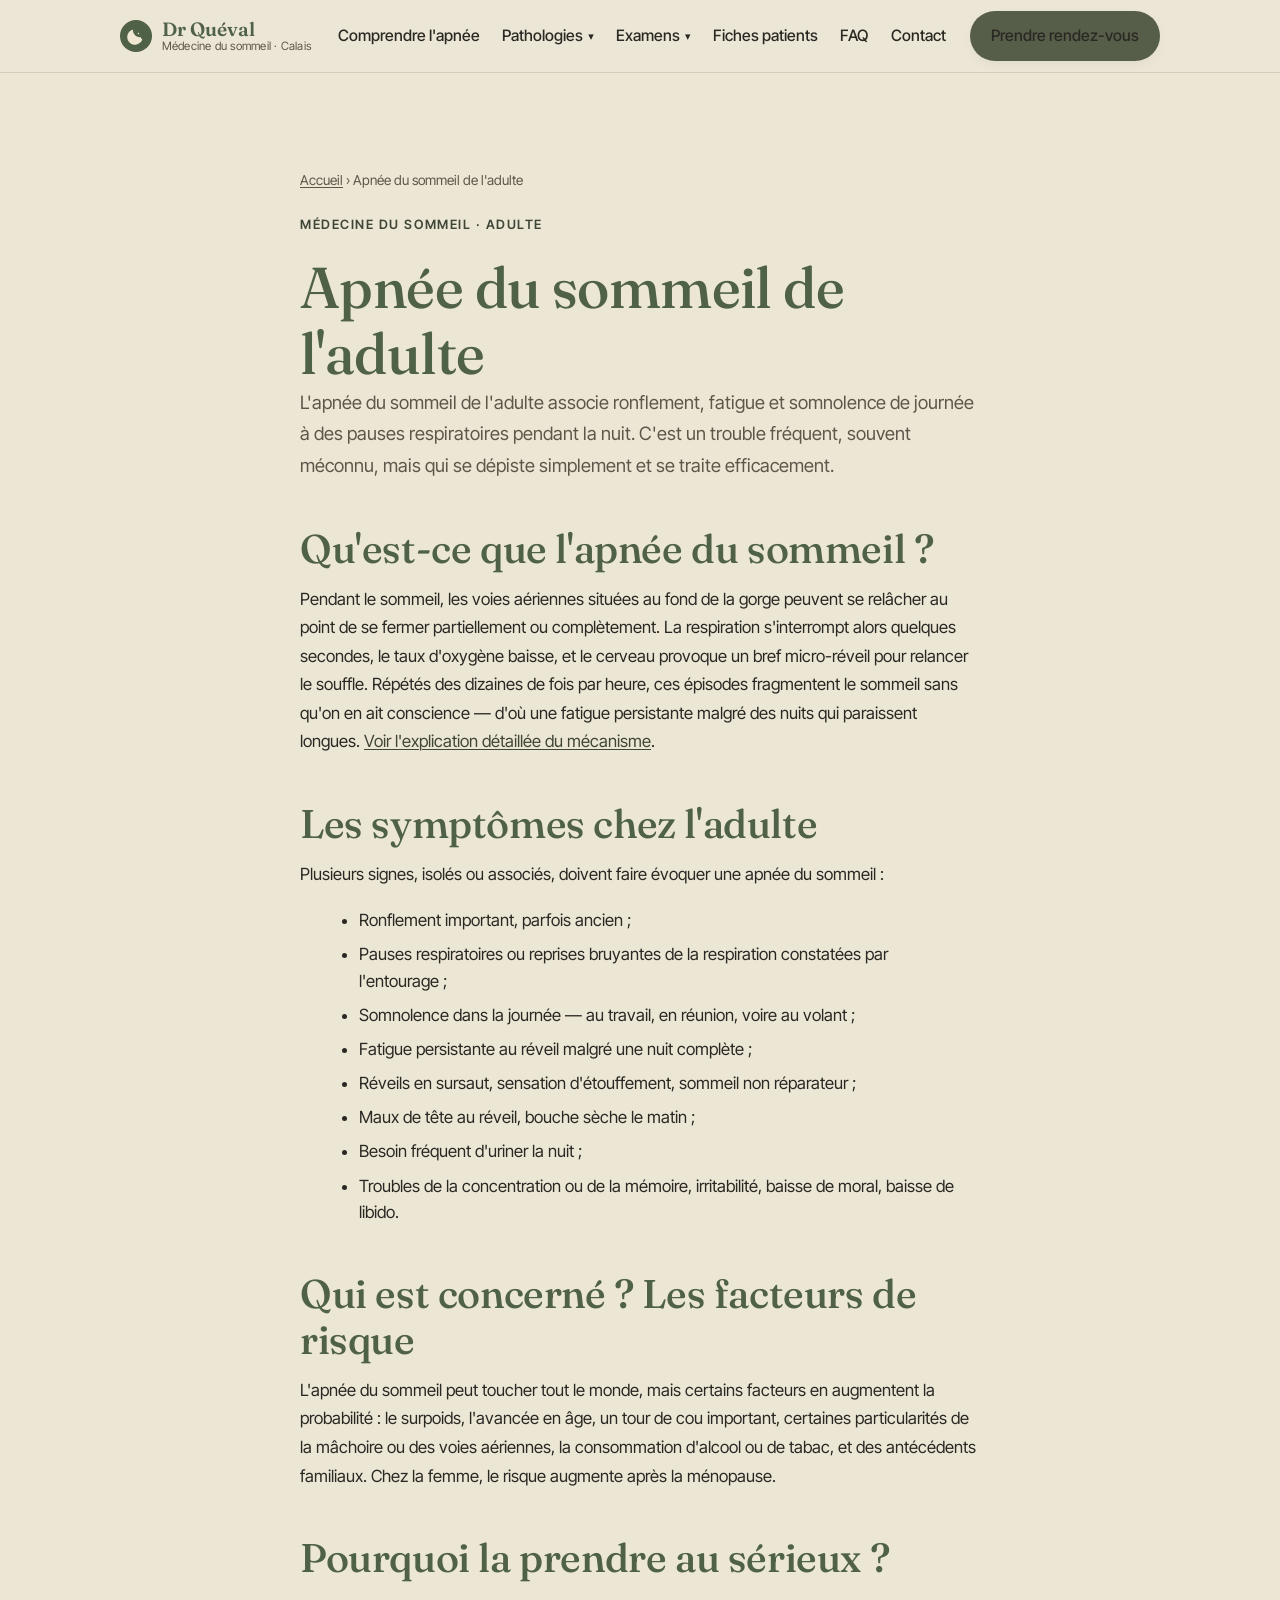
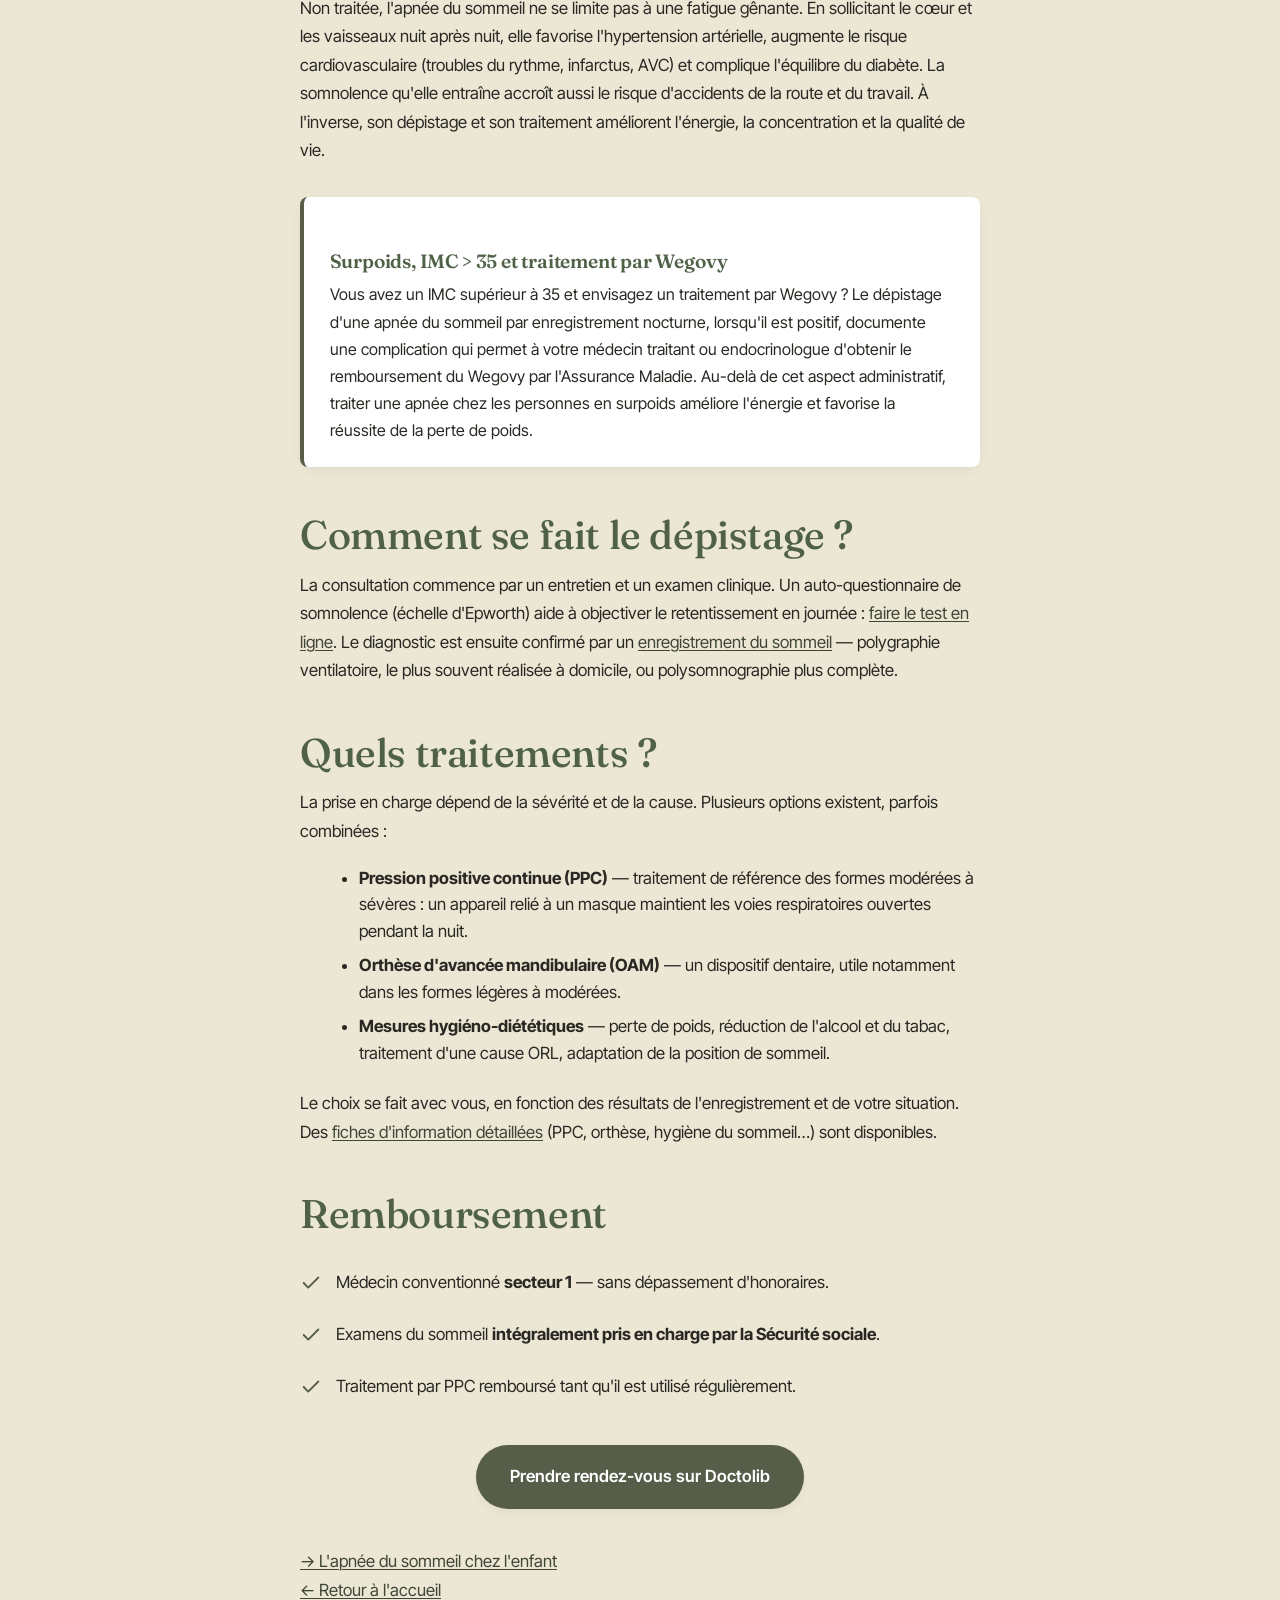
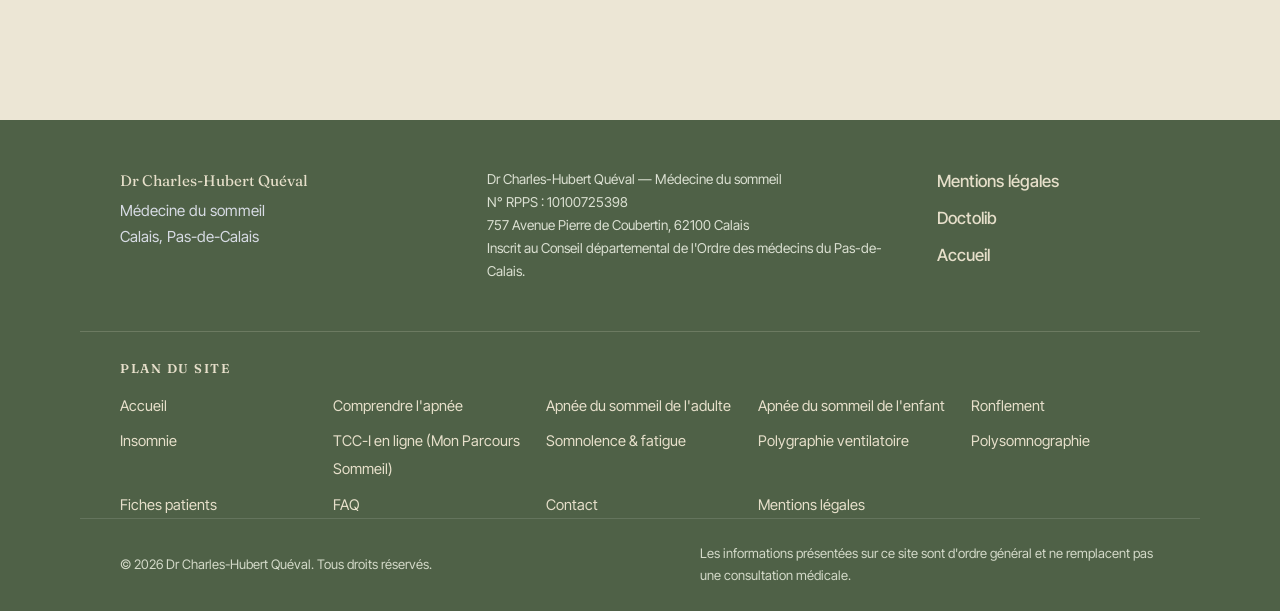
<file: apnee-du-sommeil-adulte.html>
<!DOCTYPE html>
<html lang="fr">
<head>
  <meta charset="UTF-8" />
  <meta name="viewport" content="width=device-width, initial-scale=1.0" />

  <!-- ============ SEO ============ -->
  <title>Apnée du sommeil de l'adulte à Calais : symptômes, dépistage, traitement | Dr Quéval</title>
  <meta name="description" content="Apnée du sommeil chez l'adulte : symptômes (ronflement, fatigue, somnolence), facteurs de risque, dépistage par enregistrement du sommeil et traitements (PPC, orthèse). Consultation à Calais avec le Dr Quéval." />
  <meta name="author" content="Dr Charles-Hubert Quéval" />
  <meta name="robots" content="index, follow" />
  <link rel="canonical" href="https://sommeil-calais.fr/apnee-du-sommeil-adulte.html" />
  <meta name="theme-color" content="#4f6147" />

  <!-- ============ OPEN GRAPH ============ -->
  <meta property="og:type" content="article" />
  <meta property="og:locale" content="fr_FR" />
  <meta property="og:site_name" content="Dr Quéval — Médecine du sommeil à Calais" />
  <meta property="og:title" content="Apnée du sommeil de l'adulte — symptômes, dépistage, traitement" />
  <meta property="og:description" content="Reconnaître l'apnée du sommeil chez l'adulte, comprendre ses risques et son dépistage. Consultation de médecine du sommeil à Calais." />
  <meta property="og:url" content="https://sommeil-calais.fr/apnee-du-sommeil-adulte.html" />
  <meta property="og:image" content="https://sommeil-calais.fr/images/og-image.png" />

  <!-- ============ FAVICON ============ -->
  <link rel="icon" type="image/svg+xml" href="favicon.svg" />
  <link rel="icon" type="image/x-icon" href="favicon.ico" />
  <link rel="apple-touch-icon" href="images/apple-touch-icon.png" />

  <!-- ============ POLICES ============ -->
  <link rel="preconnect" href="https://fonts.googleapis.com" />
  <link rel="preconnect" href="https://fonts.gstatic.com" crossorigin />
  <link rel="stylesheet" href="https://fonts.googleapis.com/css2?family=Fraunces:opsz,wght@9..144,400;9..144,500;9..144,600&family=Inter+Tight:wght@400;500;600&display=swap" />
  <link rel="stylesheet" href="style.css" />

  <!-- ============ DONNÉES STRUCTURÉES ============ -->
  <script type="application/ld+json">
  {
    "@context": "https://schema.org",
    "@type": "MedicalWebPage",
    "name": "Apnée du sommeil de l'adulte",
    "url": "https://sommeil-calais.fr/apnee-du-sommeil-adulte.html",
    "inLanguage": "fr",
    "description": "Symptômes, facteurs de risque, dépistage et traitements de l'apnée du sommeil chez l'adulte.",
    "about": {
      "@type": "MedicalCondition",
      "name": "Syndrome d'apnées-hypopnées obstructives du sommeil (SAOS)"
    },
    "author": {
      "@type": "Physician",
      "name": "Dr Charles-Hubert Quéval",
      "url": "https://sommeil-calais.fr/"
    },
    "publisher": {
      "@type": "Physician",
      "name": "Dr Charles-Hubert Quéval",
      "url": "https://sommeil-calais.fr/"
    }
  }
  </script>
  <script type="application/ld+json">
  {
    "@context": "https://schema.org",
    "@type": "BreadcrumbList",
    "itemListElement": [
      { "@type": "ListItem", "position": 1, "name": "Accueil", "item": "https://sommeil-calais.fr/" },
      { "@type": "ListItem", "position": 2, "name": "Apnée du sommeil de l'adulte", "item": "https://sommeil-calais.fr/apnee-du-sommeil-adulte.html" }
    ]
  }
  </script>
</head>

<body>
  <a class="skip-link" href="#contenu">Aller au contenu principal</a>

  <!-- EN-TÊTE -->
  <header class="site-header">
    <div class="container header-inner">
      <a href="index.html" class="brand" aria-label="Accueil — Dr Quéval, médecine du sommeil">
        <svg class="brand-icon" width="32" height="32" viewBox="0 0 32 32" aria-hidden="true" focusable="false">
          <path d="M22 17.5A8.5 8.5 0 0 1 12.2 9a0.6 0.6 0 0 0-0.86-0.62A9.5 9.5 0 1 0 23.6 20.6a0.6 0.6 0 0 0-0.62-0.86A8.6 8.6 0 0 1 22 17.5Z" fill="#efe7d2"/>
          <circle cx="23" cy="9" r="1.4" fill="#565d49"/>
          <circle cx="19" cy="13" r="0.9" fill="#efe7d2"/>
        </svg>
        <span class="brand-text">
          <strong>Dr Quéval</strong>
          <span class="brand-sub">Médecine du sommeil · Calais</span>
        </span>
      </a>

      <button class="nav-toggle" id="navToggle" aria-expanded="false" aria-controls="navMenu" aria-label="Ouvrir le menu de navigation">
        <span class="nav-toggle-bar"></span>
        <span class="nav-toggle-bar"></span>
        <span class="nav-toggle-bar"></span>
      </button>

      <nav class="nav" id="navMenu" aria-label="Navigation principale">
        <ul>
          <li><a href="index.html#apnee">Comprendre l'apnée</a></li>
          <li class="nav-item-sub">
            <details class="nav-sub">
              <summary>Pathologies</summary>
              <ul class="nav-submenu">
                <li><a href="apnee-du-sommeil-adulte.html">Apnée de l'adulte</a></li>
                <li><a href="apnee-du-sommeil-enfant.html">Apnée de l'enfant</a></li>
                <li><a href="ronflement.html">Ronflement</a></li>
                <li><a href="insomnie.html">Insomnie</a></li>
                <li><a href="somnolence-fatigue.html">Somnolence &amp; fatigue</a></li>
              </ul>
            </details>
          </li>
          <li class="nav-item-sub">
            <details class="nav-sub">
              <summary>Examens</summary>
              <ul class="nav-submenu">
                <li><a href="polygraphie-ventilatoire.html">Polygraphie ventilatoire</a></li>
                <li><a href="polysomnographie.html">Polysomnographie</a></li>
              </ul>
            </details>
          </li>
          <li><a href="notices.html">Fiches patients</a></li>
          <li><a href="index.html#faq">FAQ</a></li>
          <li><a href="index.html#contact">Contact</a></li>
        </ul>
        <a class="btn btn-primary nav-cta" href="https://www.doctolib.fr/medecin-generaliste/calais/charles-hubert-queval" target="_blank" rel="noopener" aria-label="Prendre rendez-vous sur Doctolib (nouvel onglet)">Prendre rendez-vous</a>
      </nav>
    </div>
  </header>

  <main id="contenu" class="section">
    <div class="container narrow prose">
      <nav class="breadcrumb" aria-label="Fil d'Ariane">
        <a href="index.html">Accueil</a> › Apnée du sommeil de l'adulte
      </nav>

      <p class="eyebrow">Médecine du sommeil · Adulte</p>
      <h1 style="color: var(--bleu-nuit);">Apnée du sommeil de l'adulte</h1>
      <p class="lead">
        L'apnée du sommeil de l'adulte associe ronflement, fatigue et somnolence de
        journée à des pauses respiratoires pendant la nuit. C'est un trouble fréquent,
        souvent méconnu, mais qui se dépiste simplement et se traite efficacement.
      </p>

      <h2>Qu'est-ce que l'apnée du sommeil ?</h2>
      <p>
        Pendant le sommeil, les voies aériennes situées au fond de la gorge peuvent se
        relâcher au point de se fermer partiellement ou complètement. La respiration
        s'interrompt alors quelques secondes, le taux d'oxygène baisse, et le cerveau
        provoque un bref micro-réveil pour relancer le souffle. Répétés des dizaines de
        fois par heure, ces épisodes fragmentent le sommeil sans qu'on en ait conscience
        — d'où une fatigue persistante malgré des nuits qui paraissent longues.
        <a href="index.html#apnee">Voir l'explication détaillée du mécanisme</a>.
      </p>

      <h2>Les symptômes chez l'adulte</h2>
      <p>Plusieurs signes, isolés ou associés, doivent faire évoquer une apnée du sommeil :</p>
      <ul>
        <li>Ronflement important, parfois ancien&nbsp;;</li>
        <li>Pauses respiratoires ou reprises bruyantes de la respiration constatées par l'entourage&nbsp;;</li>
        <li>Somnolence dans la journée — au travail, en réunion, voire au volant&nbsp;;</li>
        <li>Fatigue persistante au réveil malgré une nuit complète&nbsp;;</li>
        <li>Réveils en sursaut, sensation d'étouffement, sommeil non réparateur&nbsp;;</li>
        <li>Maux de tête au réveil, bouche sèche le matin&nbsp;;</li>
        <li>Besoin fréquent d'uriner la nuit&nbsp;;</li>
        <li>Troubles de la concentration ou de la mémoire, irritabilité, baisse de moral, baisse de libido.</li>
      </ul>

      <h2>Qui est concerné ? Les facteurs de risque</h2>
      <p>
        L'apnée du sommeil peut toucher tout le monde, mais certains facteurs en
        augmentent la probabilité&nbsp;: le surpoids, l'avancée en âge, un tour de cou
        important, certaines particularités de la mâchoire ou des voies aériennes, la
        consommation d'alcool ou de tabac, et des antécédents familiaux. Chez la femme,
        le risque augmente après la ménopause.
      </p>

      <h2>Pourquoi la prendre au sérieux ?</h2>
      <p>
        Non traitée, l'apnée du sommeil ne se limite pas à une fatigue gênante. En
        sollicitant le cœur et les vaisseaux nuit après nuit, elle favorise
        l'hypertension artérielle, augmente le risque cardiovasculaire (troubles du
        rythme, infarctus, AVC) et complique l'équilibre du diabète. La somnolence
        qu'elle entraîne accroît aussi le risque d'accidents de la route et du travail.
        À l'inverse, son dépistage et son traitement améliorent l'énergie, la
        concentration et la qualité de vie.
      </p>

      <div class="callout">
        <h3>Surpoids, IMC&nbsp;&gt;&nbsp;35 et traitement par Wegovy</h3>
        <p>
          Vous avez un IMC supérieur à 35 et envisagez un traitement par Wegovy&nbsp;? Le
          dépistage d'une apnée du sommeil par enregistrement nocturne, lorsqu'il est
          positif, documente une complication qui permet à votre médecin traitant ou
          endocrinologue d'obtenir le remboursement du Wegovy par l'Assurance Maladie.
          Au-delà de cet aspect administratif, traiter une apnée chez les personnes en
          surpoids améliore l'énergie et favorise la réussite de la perte de poids.
        </p>
      </div>

      <h2>Comment se fait le dépistage ?</h2>
      <p>
        La consultation commence par un entretien et un examen clinique. Un
        auto-questionnaire de somnolence (échelle d'Epworth) aide à objectiver le
        retentissement en journée&nbsp;:
        <a href="index.html#adultes">faire le test en ligne</a>. Le diagnostic est ensuite
        confirmé par un <a href="index.html#examens">enregistrement du sommeil</a> —
        polygraphie ventilatoire, le plus souvent réalisée à domicile, ou polysomnographie
        plus complète.
      </p>

      <h2>Quels traitements ?</h2>
      <p>
        La prise en charge dépend de la sévérité et de la cause. Plusieurs options
        existent, parfois combinées&nbsp;:
      </p>
      <ul>
        <li><strong>Pression positive continue (PPC)</strong> — traitement de référence des formes modérées à sévères&nbsp;: un appareil relié à un masque maintient les voies respiratoires ouvertes pendant la nuit.</li>
        <li><strong>Orthèse d'avancée mandibulaire (OAM)</strong> — un dispositif dentaire, utile notamment dans les formes légères à modérées.</li>
        <li><strong>Mesures hygiéno-diététiques</strong> — perte de poids, réduction de l'alcool et du tabac, traitement d'une cause ORL, adaptation de la position de sommeil.</li>
      </ul>
      <p>
        Le choix se fait avec vous, en fonction des résultats de l'enregistrement et de
        votre situation. Des <a href="notices.html">fiches d'information détaillées</a>
        (PPC, orthèse, hygiène du sommeil…) sont disponibles.
      </p>

      <h2>Remboursement</h2>
      <ul class="info-list">
        <li>
          <svg width="22" height="22" viewBox="0 0 24 24" fill="none" stroke="#565d49" stroke-width="2" stroke-linecap="round" stroke-linejoin="round" aria-hidden="true"><path d="M20 6 9 17l-5-5"/></svg>
          <span>Médecin conventionné <strong>secteur 1</strong> — sans dépassement d'honoraires.</span>
        </li>
        <li>
          <svg width="22" height="22" viewBox="0 0 24 24" fill="none" stroke="#565d49" stroke-width="2" stroke-linecap="round" stroke-linejoin="round" aria-hidden="true"><path d="M20 6 9 17l-5-5"/></svg>
          <span>Examens du sommeil <strong>intégralement pris en charge par la Sécurité sociale</strong>.</span>
        </li>
        <li>
          <svg width="22" height="22" viewBox="0 0 24 24" fill="none" stroke="#565d49" stroke-width="2" stroke-linecap="round" stroke-linejoin="round" aria-hidden="true"><path d="M20 6 9 17l-5-5"/></svg>
          <span>Traitement par PPC remboursé tant qu'il est utilisé régulièrement.</span>
        </li>
      </ul>

      <div class="page-cta">
        <a class="btn btn-primary btn-lg" href="https://www.doctolib.fr/medecin-generaliste/calais/charles-hubert-queval" target="_blank" rel="noopener" aria-label="Prendre rendez-vous sur Doctolib (nouvel onglet)">
          Prendre rendez-vous sur Doctolib
        </a>
      </div>

      <p>
        <a href="apnee-du-sommeil-enfant.html">→ L'apnée du sommeil chez l'enfant</a><br />
        <a href="index.html">← Retour à l'accueil</a>
      </p>
    </div>
  </main>

  <!-- PIED DE PAGE -->
  <footer class="site-footer">
    <div class="container footer-inner">
      <div class="footer-col">
        <p class="footer-name">Dr Charles-Hubert Quéval</p>
        <p>Médecine du sommeil<br />Calais, Pas-de-Calais</p>
      </div>
      <div class="footer-col footer-legal">
        <p>
          Dr Charles-Hubert Quéval — Médecine du sommeil<br />
          N° RPPS&nbsp;: 10100725398<br />
          757 Avenue Pierre de Coubertin, 62100 Calais<br />
          Inscrit au Conseil départemental de l'Ordre des médecins du Pas-de-Calais.
        </p>
      </div>
      <div class="footer-col footer-links">
        <a href="mentions-legales.html">Mentions légales</a>
        <a href="https://www.doctolib.fr/medecin-generaliste/calais/charles-hubert-queval" target="_blank" rel="noopener">Doctolib</a>
        <a href="index.html">Accueil</a>
      </div>
    </div>

    <nav class="container footer-sitemap" aria-label="Plan du site">
      <h2 class="footer-sitemap-title">Plan du site</h2>
      <ul>
        <li><a href="index.html">Accueil</a></li>
        <li><a href="index.html#apnee">Comprendre l'apnée</a></li>
        <li><a href="apnee-du-sommeil-adulte.html">Apnée du sommeil de l'adulte</a></li>
        <li><a href="apnee-du-sommeil-enfant.html">Apnée du sommeil de l'enfant</a></li>
        <li><a href="ronflement.html">Ronflement</a></li>
        <li><a href="insomnie.html">Insomnie</a></li>
        <li><a href="https://monparcourssommeil.fr/" rel="noopener">TCC-I en ligne (Mon Parcours Sommeil)</a></li>
        <li><a href="somnolence-fatigue.html">Somnolence &amp; fatigue</a></li>
        <li><a href="polygraphie-ventilatoire.html">Polygraphie ventilatoire</a></li>
        <li><a href="polysomnographie.html">Polysomnographie</a></li>
        <li><a href="notices.html">Fiches patients</a></li>
        <li><a href="index.html#faq">FAQ</a></li>
        <li><a href="index.html#contact">Contact</a></li>
        <li><a href="mentions-legales.html">Mentions légales</a></li>
      </ul>
    </nav>

    <div class="container footer-bottom">
      <p>© 2026 Dr Charles-Hubert Quéval. Tous droits réservés.</p>
      <p class="footer-disclaimer">Les informations présentées sur ce site sont d'ordre général et ne remplacent pas une consultation médicale.</p>
    </div>
  </footer>

  <script src="script.js" defer></script>
</body>
</html>
</file>
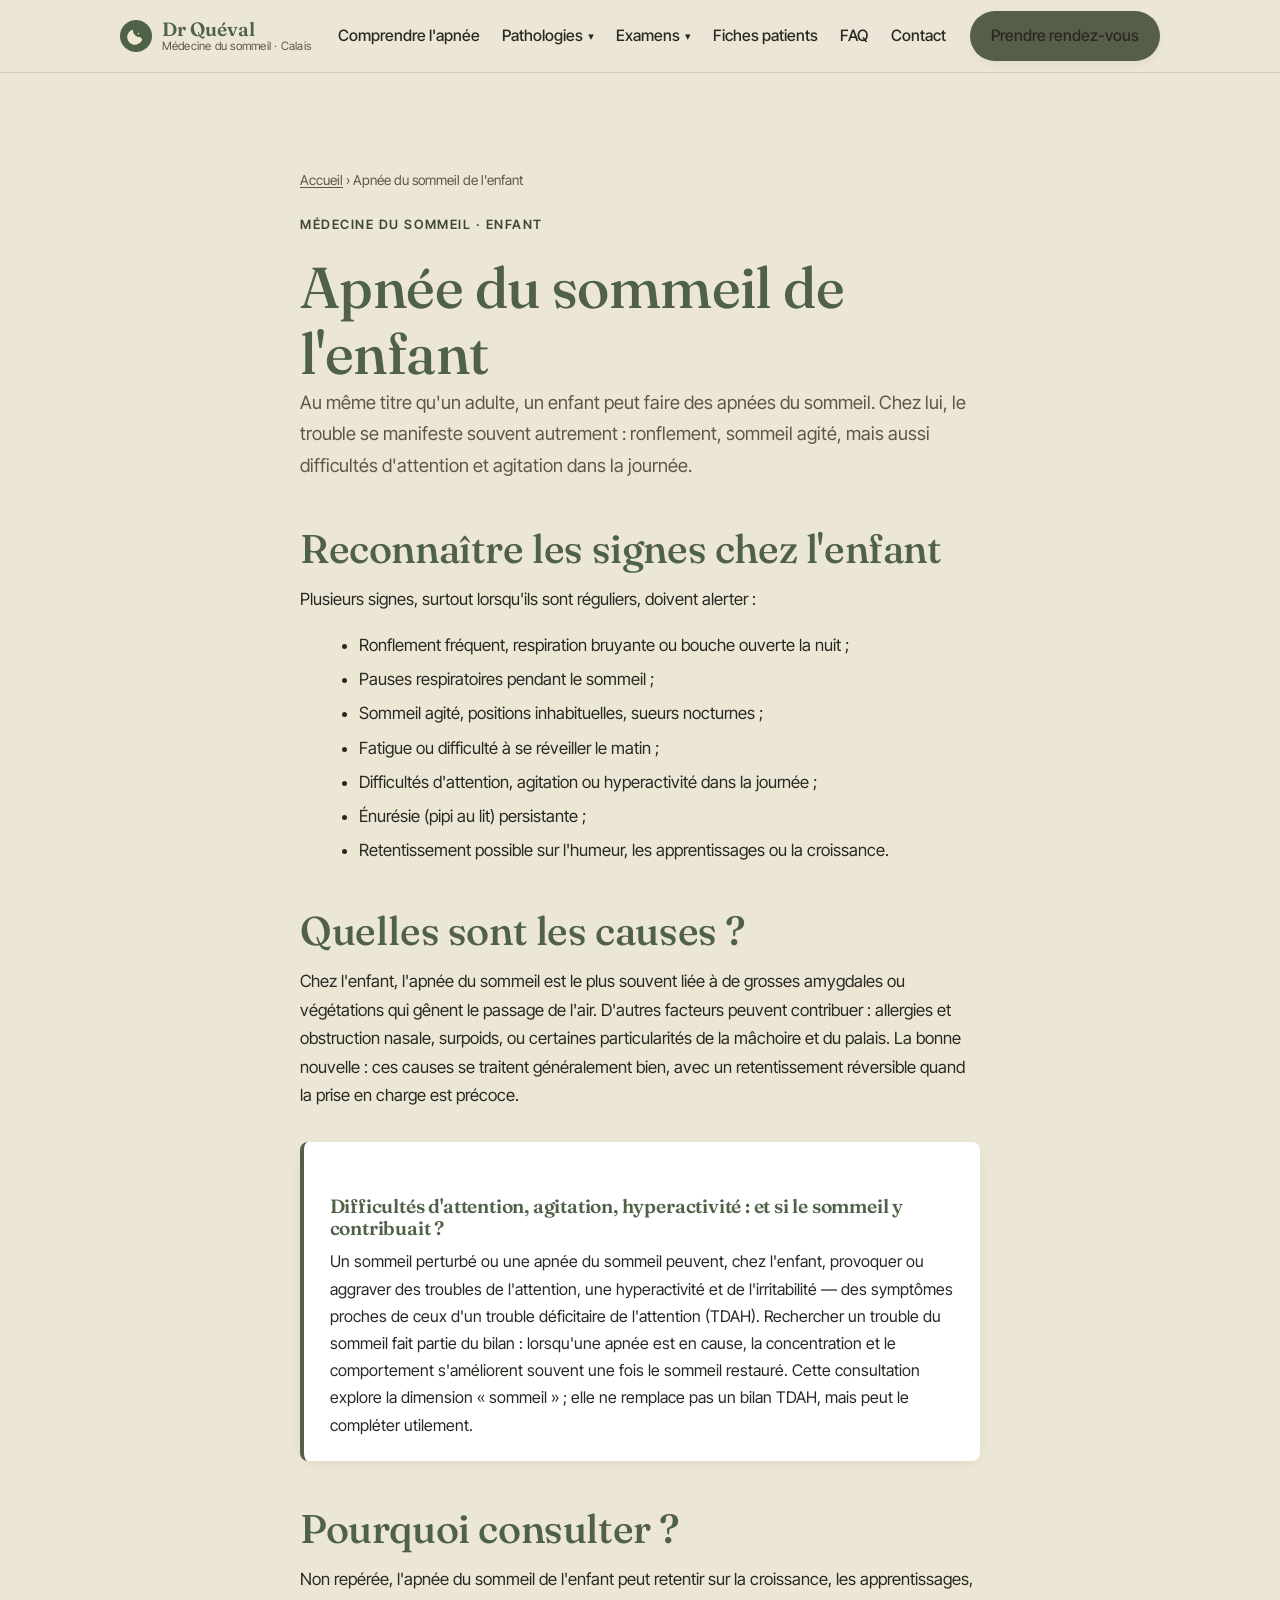
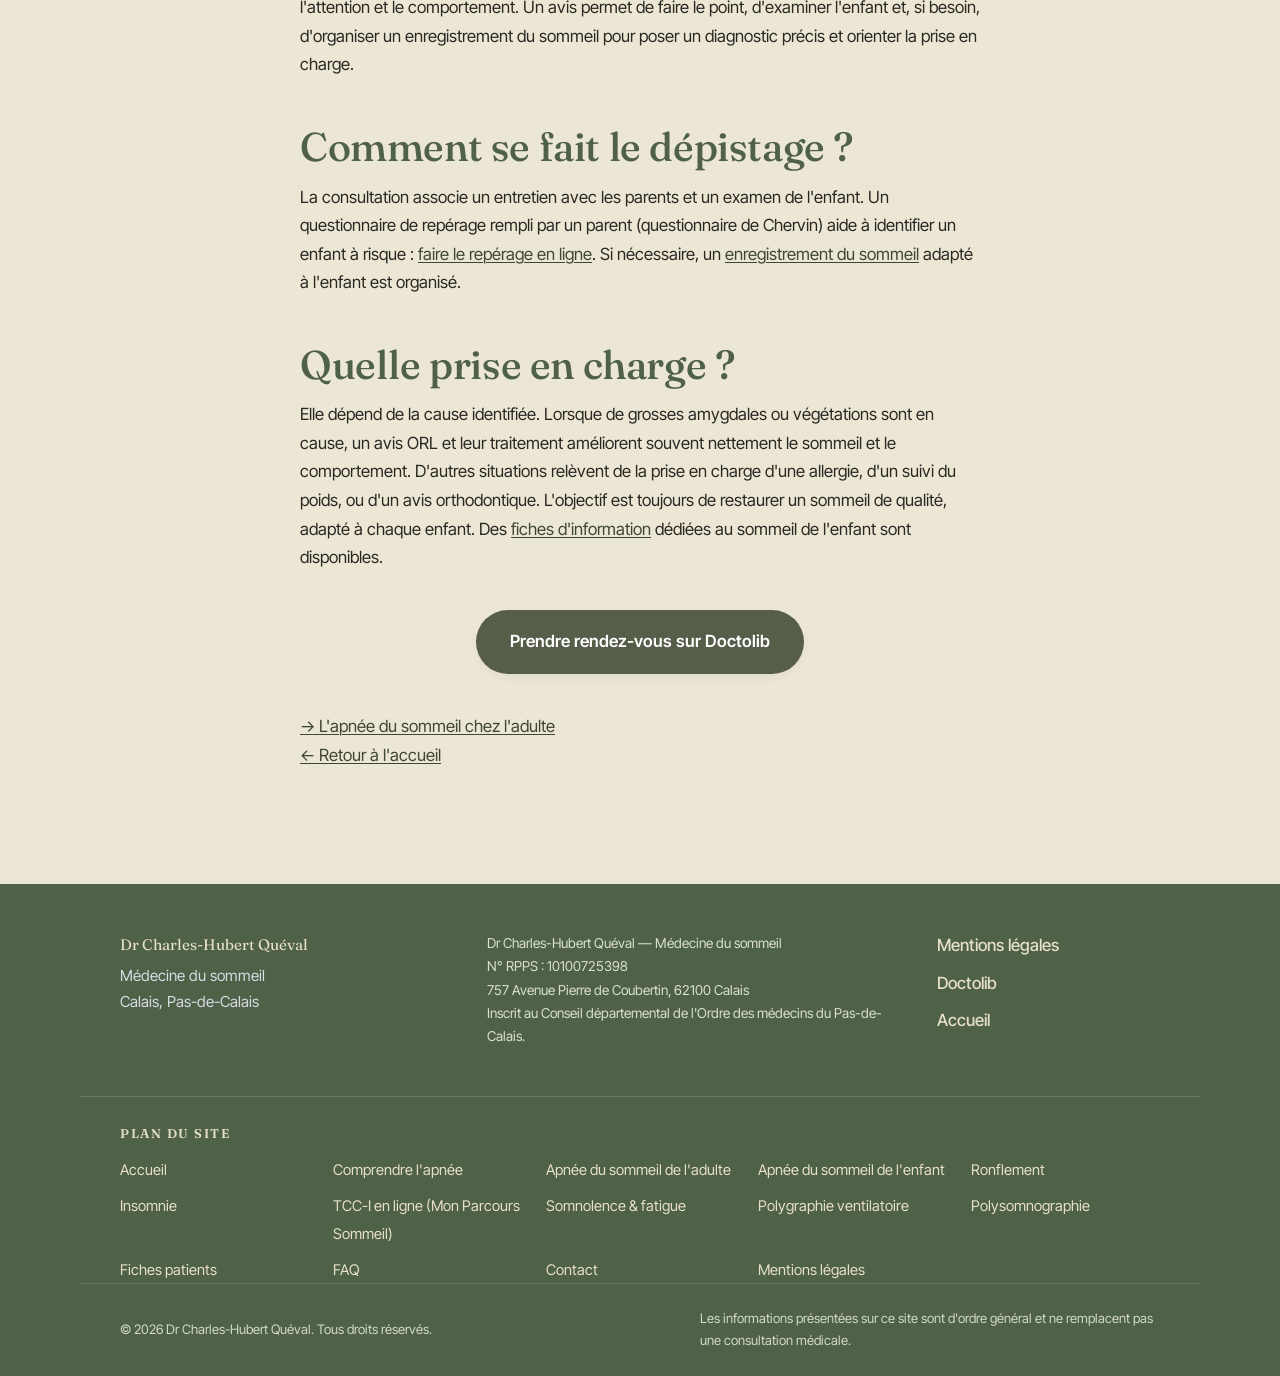
<file: apnee-du-sommeil-enfant.html>
<!DOCTYPE html>
<html lang="fr">
<head>
  <meta charset="UTF-8" />
  <meta name="viewport" content="width=device-width, initial-scale=1.0" />

  <!-- ============ SEO ============ -->
  <title>Apnée du sommeil de l'enfant à Calais : ronflement, signes, prise en charge | Dr Quéval</title>
  <meta name="description" content="Apnée du sommeil chez l'enfant : ronflement, sommeil agité, difficultés d'attention et hyperactivité. Causes, lien avec le TDAH, dépistage et prise en charge. Consultation à Calais avec le Dr Quéval." />
  <meta name="author" content="Dr Charles-Hubert Quéval" />
  <meta name="robots" content="index, follow" />
  <link rel="canonical" href="https://sommeil-calais.fr/apnee-du-sommeil-enfant.html" />
  <meta name="theme-color" content="#4f6147" />

  <!-- ============ OPEN GRAPH ============ -->
  <meta property="og:type" content="article" />
  <meta property="og:locale" content="fr_FR" />
  <meta property="og:site_name" content="Dr Quéval — Médecine du sommeil à Calais" />
  <meta property="og:title" content="Apnée du sommeil de l'enfant — signes et prise en charge" />
  <meta property="og:description" content="Reconnaître l'apnée du sommeil chez l'enfant : ronflement, sommeil agité, attention. Consultation de médecine du sommeil à Calais." />
  <meta property="og:url" content="https://sommeil-calais.fr/apnee-du-sommeil-enfant.html" />
  <meta property="og:image" content="https://sommeil-calais.fr/images/og-image.png" />

  <!-- ============ FAVICON ============ -->
  <link rel="icon" type="image/svg+xml" href="favicon.svg" />
  <link rel="icon" type="image/x-icon" href="favicon.ico" />
  <link rel="apple-touch-icon" href="images/apple-touch-icon.png" />

  <!-- ============ POLICES ============ -->
  <link rel="preconnect" href="https://fonts.googleapis.com" />
  <link rel="preconnect" href="https://fonts.gstatic.com" crossorigin />
  <link rel="stylesheet" href="https://fonts.googleapis.com/css2?family=Fraunces:opsz,wght@9..144,400;9..144,500;9..144,600&family=Inter+Tight:wght@400;500;600&display=swap" />
  <link rel="stylesheet" href="style.css" />

  <!-- ============ DONNÉES STRUCTURÉES ============ -->
  <script type="application/ld+json">
  {
    "@context": "https://schema.org",
    "@type": "MedicalWebPage",
    "name": "Apnée du sommeil de l'enfant",
    "url": "https://sommeil-calais.fr/apnee-du-sommeil-enfant.html",
    "inLanguage": "fr",
    "description": "Signes, causes, lien avec l'attention et l'hyperactivité, dépistage et prise en charge de l'apnée du sommeil chez l'enfant.",
    "about": {
      "@type": "MedicalCondition",
      "name": "Apnée obstructive du sommeil de l'enfant"
    },
    "author": {
      "@type": "Physician",
      "name": "Dr Charles-Hubert Quéval",
      "url": "https://sommeil-calais.fr/"
    },
    "publisher": {
      "@type": "Physician",
      "name": "Dr Charles-Hubert Quéval",
      "url": "https://sommeil-calais.fr/"
    }
  }
  </script>
  <script type="application/ld+json">
  {
    "@context": "https://schema.org",
    "@type": "BreadcrumbList",
    "itemListElement": [
      { "@type": "ListItem", "position": 1, "name": "Accueil", "item": "https://sommeil-calais.fr/" },
      { "@type": "ListItem", "position": 2, "name": "Apnée du sommeil de l'enfant", "item": "https://sommeil-calais.fr/apnee-du-sommeil-enfant.html" }
    ]
  }
  </script>
</head>

<body>
  <a class="skip-link" href="#contenu">Aller au contenu principal</a>

  <!-- EN-TÊTE -->
  <header class="site-header">
    <div class="container header-inner">
      <a href="index.html" class="brand" aria-label="Accueil — Dr Quéval, médecine du sommeil">
        <svg class="brand-icon" width="32" height="32" viewBox="0 0 32 32" aria-hidden="true" focusable="false">
          <path d="M22 17.5A8.5 8.5 0 0 1 12.2 9a0.6 0.6 0 0 0-0.86-0.62A9.5 9.5 0 1 0 23.6 20.6a0.6 0.6 0 0 0-0.62-0.86A8.6 8.6 0 0 1 22 17.5Z" fill="#efe7d2"/>
          <circle cx="23" cy="9" r="1.4" fill="#565d49"/>
          <circle cx="19" cy="13" r="0.9" fill="#efe7d2"/>
        </svg>
        <span class="brand-text">
          <strong>Dr Quéval</strong>
          <span class="brand-sub">Médecine du sommeil · Calais</span>
        </span>
      </a>

      <button class="nav-toggle" id="navToggle" aria-expanded="false" aria-controls="navMenu" aria-label="Ouvrir le menu de navigation">
        <span class="nav-toggle-bar"></span>
        <span class="nav-toggle-bar"></span>
        <span class="nav-toggle-bar"></span>
      </button>

      <nav class="nav" id="navMenu" aria-label="Navigation principale">
        <ul>
          <li><a href="index.html#apnee">Comprendre l'apnée</a></li>
          <li class="nav-item-sub">
            <details class="nav-sub">
              <summary>Pathologies</summary>
              <ul class="nav-submenu">
                <li><a href="apnee-du-sommeil-adulte.html">Apnée de l'adulte</a></li>
                <li><a href="apnee-du-sommeil-enfant.html">Apnée de l'enfant</a></li>
                <li><a href="ronflement.html">Ronflement</a></li>
                <li><a href="insomnie.html">Insomnie</a></li>
                <li><a href="somnolence-fatigue.html">Somnolence &amp; fatigue</a></li>
              </ul>
            </details>
          </li>
          <li class="nav-item-sub">
            <details class="nav-sub">
              <summary>Examens</summary>
              <ul class="nav-submenu">
                <li><a href="polygraphie-ventilatoire.html">Polygraphie ventilatoire</a></li>
                <li><a href="polysomnographie.html">Polysomnographie</a></li>
              </ul>
            </details>
          </li>
          <li><a href="notices.html">Fiches patients</a></li>
          <li><a href="index.html#faq">FAQ</a></li>
          <li><a href="index.html#contact">Contact</a></li>
        </ul>
        <a class="btn btn-primary nav-cta" href="https://www.doctolib.fr/medecin-generaliste/calais/charles-hubert-queval" target="_blank" rel="noopener" aria-label="Prendre rendez-vous sur Doctolib (nouvel onglet)">Prendre rendez-vous</a>
      </nav>
    </div>
  </header>

  <main id="contenu" class="section">
    <div class="container narrow prose">
      <nav class="breadcrumb" aria-label="Fil d'Ariane">
        <a href="index.html">Accueil</a> › Apnée du sommeil de l'enfant
      </nav>

      <p class="eyebrow">Médecine du sommeil · Enfant</p>
      <h1 style="color: var(--bleu-nuit);">Apnée du sommeil de l'enfant</h1>
      <p class="lead">
        Au même titre qu'un adulte, un enfant peut faire des apnées du sommeil. Chez lui,
        le trouble se manifeste souvent autrement&nbsp;: ronflement, sommeil agité, mais
        aussi difficultés d'attention et agitation dans la journée.
      </p>

      <h2>Reconnaître les signes chez l'enfant</h2>
      <p>Plusieurs signes, surtout lorsqu'ils sont réguliers, doivent alerter :</p>
      <ul>
        <li>Ronflement fréquent, respiration bruyante ou bouche ouverte la nuit&nbsp;;</li>
        <li>Pauses respiratoires pendant le sommeil&nbsp;;</li>
        <li>Sommeil agité, positions inhabituelles, sueurs nocturnes&nbsp;;</li>
        <li>Fatigue ou difficulté à se réveiller le matin&nbsp;;</li>
        <li>Difficultés d'attention, agitation ou hyperactivité dans la journée&nbsp;;</li>
        <li>Énurésie (pipi au lit) persistante&nbsp;;</li>
        <li>Retentissement possible sur l'humeur, les apprentissages ou la croissance.</li>
      </ul>

      <h2>Quelles sont les causes ?</h2>
      <p>
        Chez l'enfant, l'apnée du sommeil est le plus souvent liée à de grosses amygdales
        ou végétations qui gênent le passage de l'air. D'autres facteurs peuvent
        contribuer&nbsp;: allergies et obstruction nasale, surpoids, ou certaines
        particularités de la mâchoire et du palais. La bonne nouvelle&nbsp;: ces causes se
        traitent généralement bien, avec un retentissement réversible quand la prise en
        charge est précoce.
      </p>

      <div class="callout">
        <h3>Difficultés d'attention, agitation, hyperactivité : et si le sommeil y contribuait ?</h3>
        <p>
          Un sommeil perturbé ou une apnée du sommeil peuvent, chez l'enfant, provoquer ou
          aggraver des troubles de l'attention, une hyperactivité et de l'irritabilité —
          des symptômes proches de ceux d'un trouble déficitaire de l'attention (TDAH).
          Rechercher un trouble du sommeil fait partie du bilan&nbsp;: lorsqu'une apnée est en
          cause, la concentration et le comportement s'améliorent souvent une fois le
          sommeil restauré. Cette consultation explore la dimension «&nbsp;sommeil&nbsp;»&nbsp;; elle ne
          remplace pas un bilan TDAH, mais peut le compléter utilement.
        </p>
      </div>

      <h2>Pourquoi consulter ?</h2>
      <p>
        Non repérée, l'apnée du sommeil de l'enfant peut retentir sur la croissance, les
        apprentissages, l'attention et le comportement. Un avis permet de faire le point,
        d'examiner l'enfant et, si besoin, d'organiser un enregistrement du sommeil pour
        poser un diagnostic précis et orienter la prise en charge.
      </p>

      <h2>Comment se fait le dépistage ?</h2>
      <p>
        La consultation associe un entretien avec les parents et un examen de l'enfant. Un
        questionnaire de repérage rempli par un parent (questionnaire de Chervin) aide à
        identifier un enfant à risque&nbsp;:
        <a href="index.html#enfants">faire le repérage en ligne</a>. Si nécessaire, un
        <a href="index.html#examens">enregistrement du sommeil</a> adapté à l'enfant est
        organisé.
      </p>

      <h2>Quelle prise en charge ?</h2>
      <p>
        Elle dépend de la cause identifiée. Lorsque de grosses amygdales ou végétations
        sont en cause, un avis ORL et leur traitement améliorent souvent nettement le
        sommeil et le comportement. D'autres situations relèvent de la prise en charge
        d'une allergie, d'un suivi du poids, ou d'un avis orthodontique. L'objectif est
        toujours de restaurer un sommeil de qualité, adapté à chaque enfant.
        Des <a href="notices.html">fiches d'information</a> dédiées au sommeil de l'enfant
        sont disponibles.
      </p>

      <div class="page-cta">
        <a class="btn btn-primary btn-lg" href="https://www.doctolib.fr/medecin-generaliste/calais/charles-hubert-queval" target="_blank" rel="noopener" aria-label="Prendre rendez-vous sur Doctolib (nouvel onglet)">
          Prendre rendez-vous sur Doctolib
        </a>
      </div>

      <p>
        <a href="apnee-du-sommeil-adulte.html">→ L'apnée du sommeil chez l'adulte</a><br />
        <a href="index.html">← Retour à l'accueil</a>
      </p>
    </div>
  </main>

  <!-- PIED DE PAGE -->
  <footer class="site-footer">
    <div class="container footer-inner">
      <div class="footer-col">
        <p class="footer-name">Dr Charles-Hubert Quéval</p>
        <p>Médecine du sommeil<br />Calais, Pas-de-Calais</p>
      </div>
      <div class="footer-col footer-legal">
        <p>
          Dr Charles-Hubert Quéval — Médecine du sommeil<br />
          N° RPPS&nbsp;: 10100725398<br />
          757 Avenue Pierre de Coubertin, 62100 Calais<br />
          Inscrit au Conseil départemental de l'Ordre des médecins du Pas-de-Calais.
        </p>
      </div>
      <div class="footer-col footer-links">
        <a href="mentions-legales.html">Mentions légales</a>
        <a href="https://www.doctolib.fr/medecin-generaliste/calais/charles-hubert-queval" target="_blank" rel="noopener">Doctolib</a>
        <a href="index.html">Accueil</a>
      </div>
    </div>

    <nav class="container footer-sitemap" aria-label="Plan du site">
      <h2 class="footer-sitemap-title">Plan du site</h2>
      <ul>
        <li><a href="index.html">Accueil</a></li>
        <li><a href="index.html#apnee">Comprendre l'apnée</a></li>
        <li><a href="apnee-du-sommeil-adulte.html">Apnée du sommeil de l'adulte</a></li>
        <li><a href="apnee-du-sommeil-enfant.html">Apnée du sommeil de l'enfant</a></li>
        <li><a href="ronflement.html">Ronflement</a></li>
        <li><a href="insomnie.html">Insomnie</a></li>
        <li><a href="https://monparcourssommeil.fr/" rel="noopener">TCC-I en ligne (Mon Parcours Sommeil)</a></li>
        <li><a href="somnolence-fatigue.html">Somnolence &amp; fatigue</a></li>
        <li><a href="polygraphie-ventilatoire.html">Polygraphie ventilatoire</a></li>
        <li><a href="polysomnographie.html">Polysomnographie</a></li>
        <li><a href="notices.html">Fiches patients</a></li>
        <li><a href="index.html#faq">FAQ</a></li>
        <li><a href="index.html#contact">Contact</a></li>
        <li><a href="mentions-legales.html">Mentions légales</a></li>
      </ul>
    </nav>

    <div class="container footer-bottom">
      <p>© 2026 Dr Charles-Hubert Quéval. Tous droits réservés.</p>
      <p class="footer-disclaimer">Les informations présentées sur ce site sont d'ordre général et ne remplacent pas une consultation médicale.</p>
    </div>
  </footer>

  <script src="script.js" defer></script>
</body>
</html>
</file>
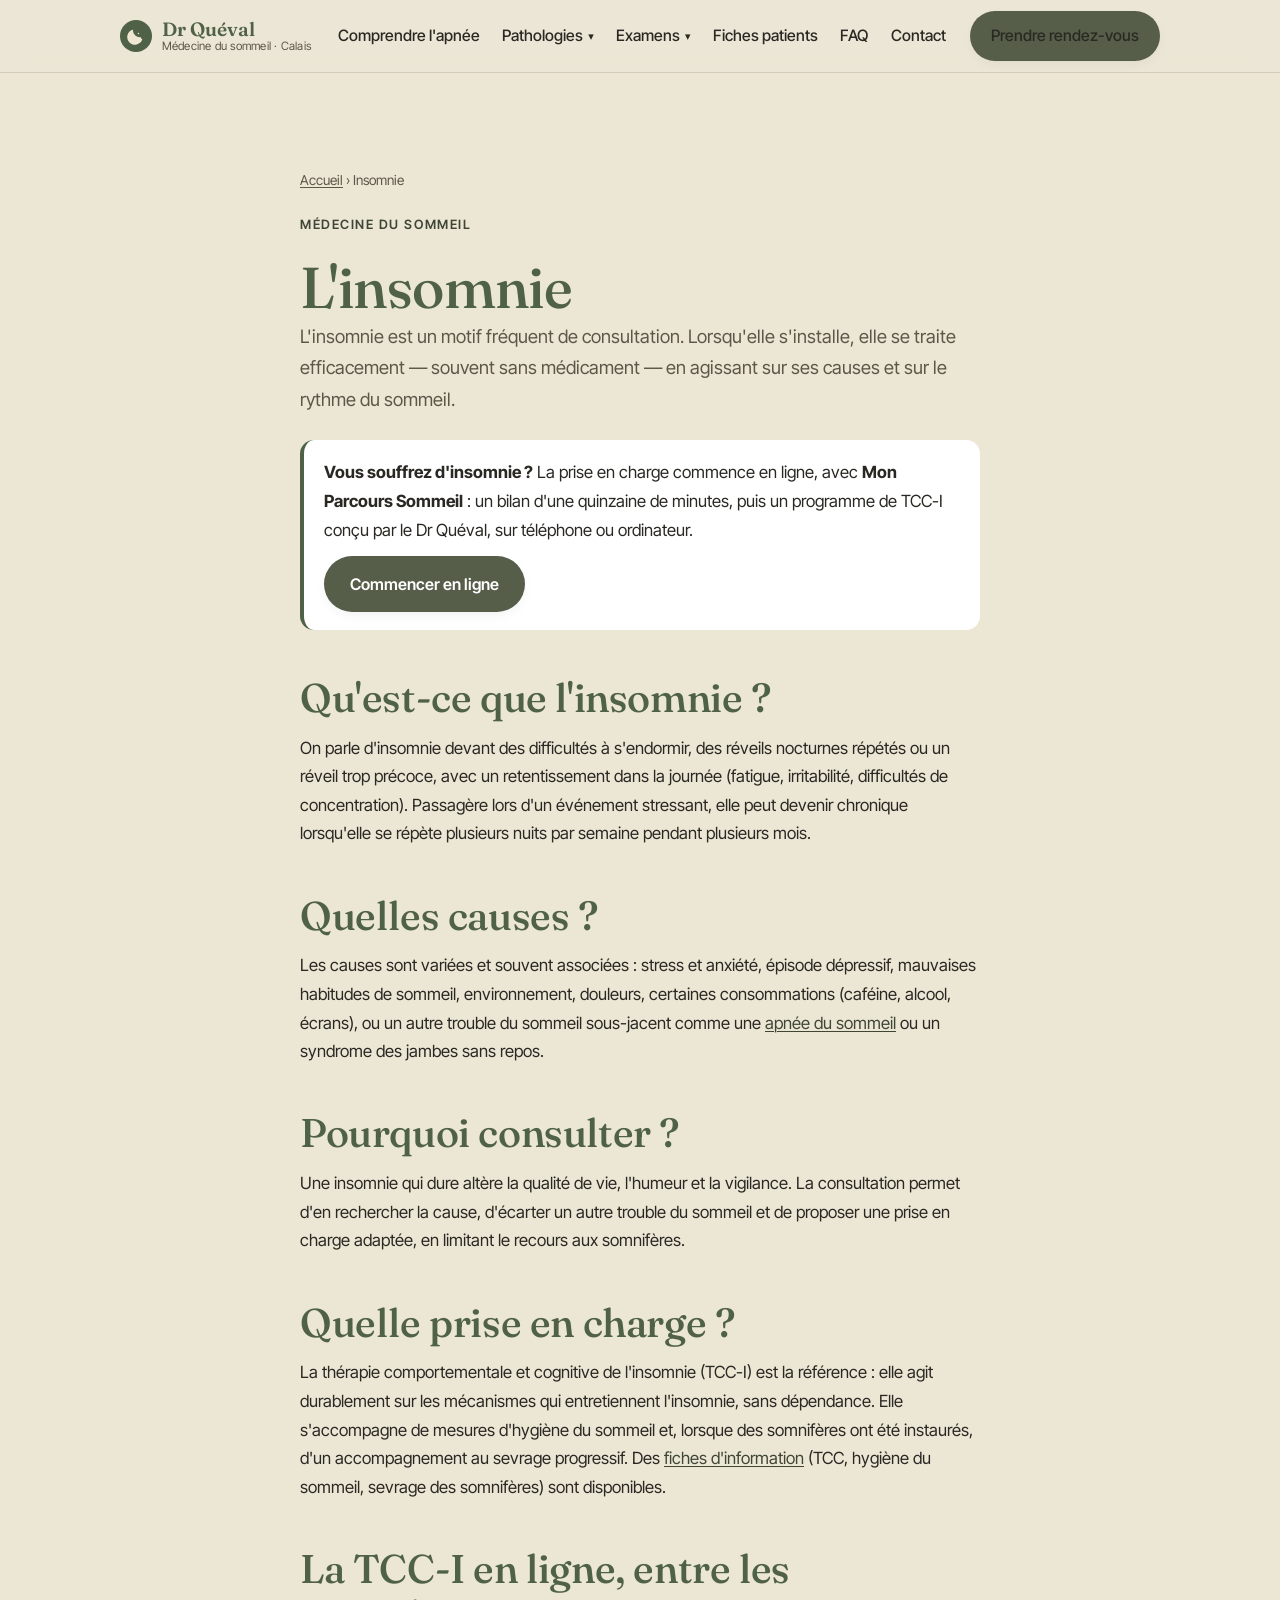
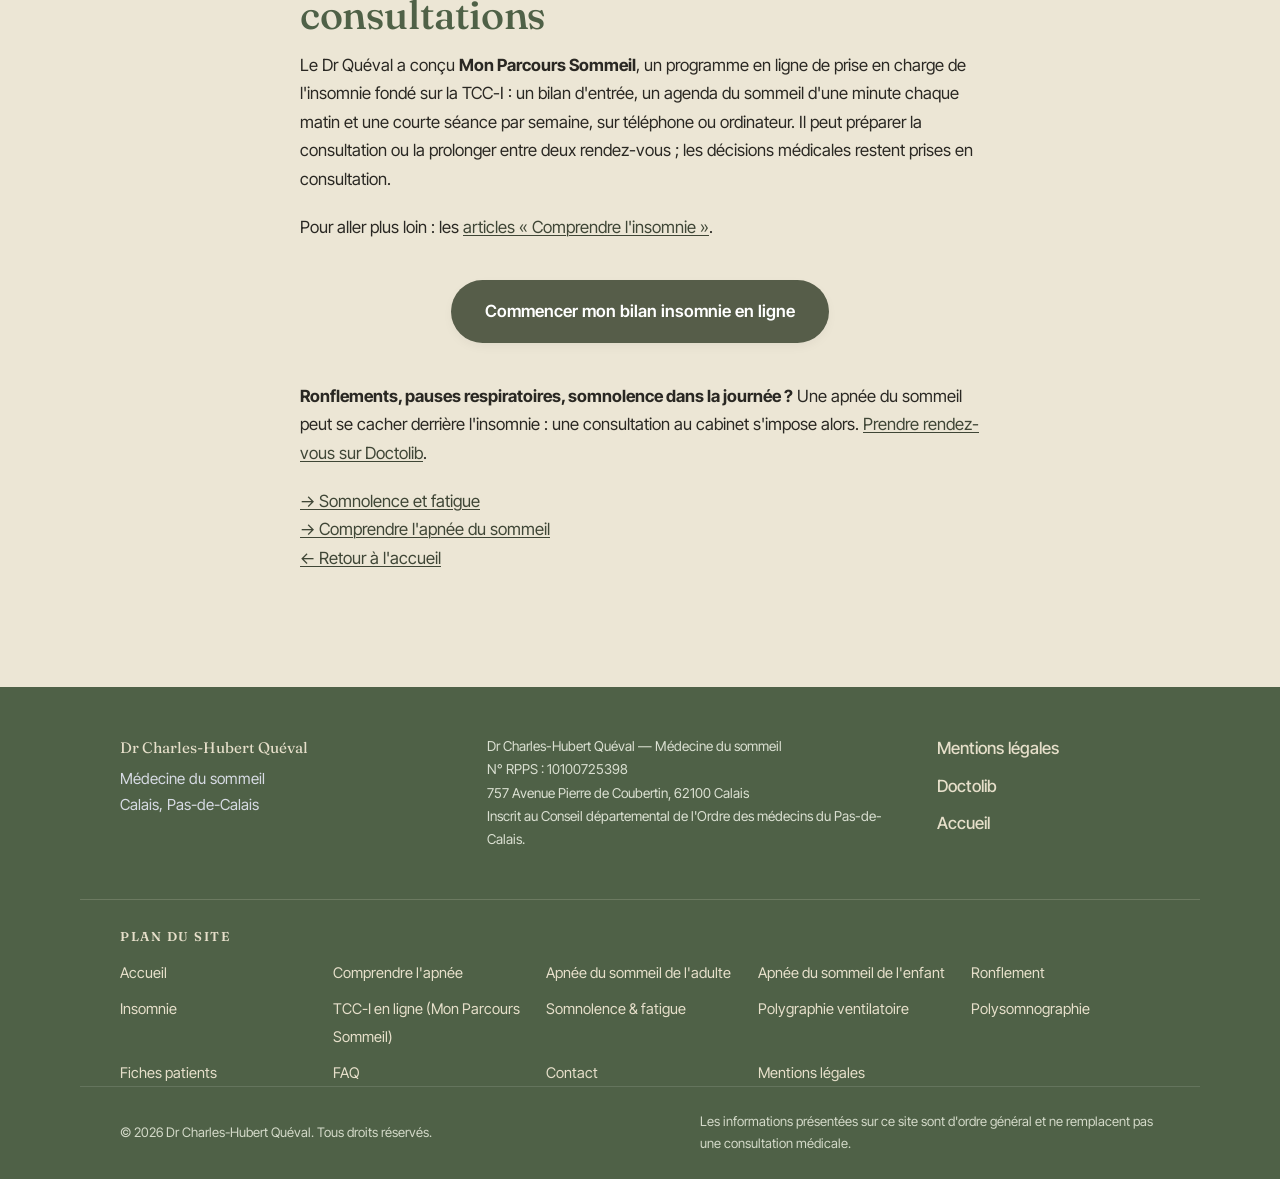
<file: insomnie.html>
<!DOCTYPE html>
<html lang="fr">
<head>
  <meta charset="UTF-8" />
  <meta name="viewport" content="width=device-width, initial-scale=1.0" />

  <!-- ============ SEO ============ -->
  <title>Insomnie à Calais : causes et prise en charge sans somnifère (TCC) | Dr Quéval</title>
  <meta name="description" content="Insomnie chronique : causes, conséquences et prise en charge — thérapie comportementale de l'insomnie (TCC-I), hygiène du sommeil, sevrage des somnifères. Consultation à Calais avec le Dr Quéval." />
  <meta name="author" content="Dr Charles-Hubert Quéval" />
  <meta name="robots" content="index, follow" />
  <link rel="canonical" href="https://sommeil-calais.fr/insomnie.html" />
  <meta name="theme-color" content="#4f6147" />

  <!-- ============ OPEN GRAPH ============ -->
  <meta property="og:type" content="article" />
  <meta property="og:locale" content="fr_FR" />
  <meta property="og:site_name" content="Dr Quéval — Médecine du sommeil à Calais" />
  <meta property="og:title" content="Insomnie — causes et prise en charge sans somnifère" />
  <meta property="og:description" content="Comprendre l'insomnie chronique et sa prise en charge par thérapie comportementale (TCC-I). Consultation de médecine du sommeil à Calais." />
  <meta property="og:url" content="https://sommeil-calais.fr/insomnie.html" />
  <meta property="og:image" content="https://sommeil-calais.fr/images/og-image.png" />

  <!-- ============ FAVICON ============ -->
  <link rel="icon" type="image/svg+xml" href="favicon.svg" />
  <link rel="icon" type="image/x-icon" href="favicon.ico" />
  <link rel="apple-touch-icon" href="images/apple-touch-icon.png" />

  <!-- ============ POLICES ============ -->
  <link rel="preconnect" href="https://fonts.googleapis.com" />
  <link rel="preconnect" href="https://fonts.gstatic.com" crossorigin />
  <link rel="stylesheet" href="https://fonts.googleapis.com/css2?family=Fraunces:opsz,wght@9..144,400;9..144,500;9..144,600&family=Inter+Tight:wght@400;500;600&display=swap" />
  <link rel="stylesheet" href="style.css" />

  <!-- ============ DONNÉES STRUCTURÉES ============ -->
  <script type="application/ld+json">
  {
    "@context": "https://schema.org",
    "@type": "MedicalWebPage",
    "name": "Insomnie",
    "url": "https://sommeil-calais.fr/insomnie.html",
    "inLanguage": "fr",
    "description": "Causes, conséquences et prise en charge de l'insomnie chronique : thérapie comportementale, hygiène du sommeil, sevrage des somnifères.",
    "about": { "@type": "MedicalCondition", "name": "Insomnie" },
    "author": { "@type": "Physician", "name": "Dr Charles-Hubert Quéval", "url": "https://sommeil-calais.fr/" },
    "publisher": { "@type": "Physician", "name": "Dr Charles-Hubert Quéval", "url": "https://sommeil-calais.fr/" }
  }
  </script>
  <script type="application/ld+json">
  {
    "@context": "https://schema.org",
    "@type": "BreadcrumbList",
    "itemListElement": [
      { "@type": "ListItem", "position": 1, "name": "Accueil", "item": "https://sommeil-calais.fr/" },
      { "@type": "ListItem", "position": 2, "name": "Insomnie", "item": "https://sommeil-calais.fr/insomnie.html" }
    ]
  }
  </script>
</head>

<body>
  <a class="skip-link" href="#contenu">Aller au contenu principal</a>

  <header class="site-header">
    <div class="container header-inner">
      <a href="index.html" class="brand" aria-label="Accueil — Dr Quéval, médecine du sommeil">
        <svg class="brand-icon" width="32" height="32" viewBox="0 0 32 32" aria-hidden="true" focusable="false">
          <path d="M22 17.5A8.5 8.5 0 0 1 12.2 9a0.6 0.6 0 0 0-0.86-0.62A9.5 9.5 0 1 0 23.6 20.6a0.6 0.6 0 0 0-0.62-0.86A8.6 8.6 0 0 1 22 17.5Z" fill="#efe7d2"/>
          <circle cx="23" cy="9" r="1.4" fill="#565d49"/>
          <circle cx="19" cy="13" r="0.9" fill="#efe7d2"/>
        </svg>
        <span class="brand-text">
          <strong>Dr Quéval</strong>
          <span class="brand-sub">Médecine du sommeil · Calais</span>
        </span>
      </a>
      <button class="nav-toggle" id="navToggle" aria-expanded="false" aria-controls="navMenu" aria-label="Ouvrir le menu de navigation">
        <span class="nav-toggle-bar"></span>
        <span class="nav-toggle-bar"></span>
        <span class="nav-toggle-bar"></span>
      </button>
      <nav class="nav" id="navMenu" aria-label="Navigation principale">
        <ul>
          <li><a href="index.html#apnee">Comprendre l'apnée</a></li>
          <li class="nav-item-sub">
            <details class="nav-sub">
              <summary>Pathologies</summary>
              <ul class="nav-submenu">
                <li><a href="apnee-du-sommeil-adulte.html">Apnée de l'adulte</a></li>
                <li><a href="apnee-du-sommeil-enfant.html">Apnée de l'enfant</a></li>
                <li><a href="ronflement.html">Ronflement</a></li>
                <li><a href="insomnie.html">Insomnie</a></li>
                <li><a href="somnolence-fatigue.html">Somnolence &amp; fatigue</a></li>
              </ul>
            </details>
          </li>
          <li class="nav-item-sub">
            <details class="nav-sub">
              <summary>Examens</summary>
              <ul class="nav-submenu">
                <li><a href="polygraphie-ventilatoire.html">Polygraphie ventilatoire</a></li>
                <li><a href="polysomnographie.html">Polysomnographie</a></li>
              </ul>
            </details>
          </li>
          <li><a href="notices.html">Fiches patients</a></li>
          <li><a href="index.html#faq">FAQ</a></li>
          <li><a href="index.html#contact">Contact</a></li>
        </ul>
        <a class="btn btn-primary nav-cta" href="https://www.doctolib.fr/medecin-generaliste/calais/charles-hubert-queval" target="_blank" rel="noopener" aria-label="Prendre rendez-vous sur Doctolib (nouvel onglet)">Prendre rendez-vous</a>
      </nav>
    </div>
  </header>

  <main id="contenu" class="section">
    <div class="container narrow prose">
      <nav class="breadcrumb" aria-label="Fil d'Ariane">
        <a href="index.html">Accueil</a> › Insomnie
      </nav>

      <p class="eyebrow">Médecine du sommeil</p>
      <h1 style="color: var(--bleu-nuit);">L'insomnie</h1>
      <p class="lead">
        L'insomnie est un motif fréquent de consultation. Lorsqu'elle s'installe, elle se
        traite efficacement — souvent sans médicament — en agissant sur ses causes et sur
        le rythme du sommeil.
      </p>
      <div style="margin:22px 0 28px;padding:18px 20px;background:#fff;border-radius:14px;border-left:4px solid var(--bleu-nuit)">
        <p style="margin:0 0 12px">
          <strong>Vous souffrez d'insomnie&nbsp;?</strong> La prise en charge commence en ligne, avec
          <strong>Mon Parcours Sommeil</strong>&nbsp;: un bilan d'une quinzaine de minutes, puis un
          programme de TCC-I conçu par le Dr Quéval, sur téléphone ou ordinateur.
        </p>
        <a class="btn btn-primary" href="https://monparcourssommeil.fr/" rel="noopener">Commencer en ligne</a>
      </div>

      <h2>Qu'est-ce que l'insomnie ?</h2>
      <p>
        On parle d'insomnie devant des difficultés à s'endormir, des réveils nocturnes
        répétés ou un réveil trop précoce, avec un retentissement dans la journée (fatigue,
        irritabilité, difficultés de concentration). Passagère lors d'un événement
        stressant, elle peut devenir chronique lorsqu'elle se répète plusieurs nuits par
        semaine pendant plusieurs mois.
      </p>

      <h2>Quelles causes ?</h2>
      <p>
        Les causes sont variées et souvent associées&nbsp;: stress et anxiété, épisode
        dépressif, mauvaises habitudes de sommeil, environnement, douleurs, certaines
        consommations (caféine, alcool, écrans), ou un autre trouble du sommeil sous-jacent
        comme une <a href="apnee-du-sommeil-adulte.html">apnée du sommeil</a> ou un
        syndrome des jambes sans repos.
      </p>

      <h2>Pourquoi consulter ?</h2>
      <p>
        Une insomnie qui dure altère la qualité de vie, l'humeur et la vigilance. La
        consultation permet d'en rechercher la cause, d'écarter un autre trouble du sommeil
        et de proposer une prise en charge adaptée, en limitant le recours aux somnifères.
      </p>

      <h2>Quelle prise en charge ?</h2>
      <p>
        La thérapie comportementale et cognitive de l'insomnie (TCC-I) est la référence&nbsp;:
        elle agit durablement sur les mécanismes qui entretiennent l'insomnie, sans
        dépendance. Elle s'accompagne de mesures d'hygiène du sommeil et, lorsque des
        somnifères ont été instaurés, d'un accompagnement au sevrage progressif. Des
        <a href="notices.html">fiches d'information</a> (TCC, hygiène du sommeil, sevrage
        des somnifères) sont disponibles.
      </p>

      <h2>La TCC-I en ligne, entre les consultations</h2>
      <p>
        Le Dr Quéval a conçu <strong>Mon Parcours Sommeil</strong>, un programme en ligne
        de prise en charge de l'insomnie fondé sur la TCC-I&nbsp;: un bilan d'entrée, un
        agenda du sommeil d'une minute chaque matin et une courte séance par semaine, sur
        téléphone ou ordinateur. Il peut préparer la consultation ou la prolonger entre
        deux rendez-vous&nbsp;; les décisions médicales restent prises en consultation.
      </p>
      <p>
        Pour aller plus loin&nbsp;: les <a href="https://monparcourssommeil.fr/insomnie" rel="noopener">articles «&nbsp;Comprendre l'insomnie&nbsp;»</a>.
      </p>

      <div class="page-cta">
        <a class="btn btn-primary btn-lg" href="https://monparcourssommeil.fr/" rel="noopener">
          Commencer mon bilan insomnie en ligne
        </a>
      </div>
      <p>
        <strong>Ronflements, pauses respiratoires, somnolence dans la journée&nbsp;?</strong>
        Une apnée du sommeil peut se cacher derrière l'insomnie&nbsp;: une consultation au cabinet
        s'impose alors. <a href="https://www.doctolib.fr/medecin-generaliste/calais/charles-hubert-queval" target="_blank" rel="noopener">Prendre rendez-vous sur Doctolib</a>.
      </p>

      <p>
        <a href="somnolence-fatigue.html">→ Somnolence et fatigue</a><br />
        <a href="index.html#apnee">→ Comprendre l'apnée du sommeil</a><br />
        <a href="index.html">← Retour à l'accueil</a>
      </p>
    </div>
  </main>

  <footer class="site-footer">
    <div class="container footer-inner">
      <div class="footer-col">
        <p class="footer-name">Dr Charles-Hubert Quéval</p>
        <p>Médecine du sommeil<br />Calais, Pas-de-Calais</p>
      </div>
      <div class="footer-col footer-legal">
        <p>
          Dr Charles-Hubert Quéval — Médecine du sommeil<br />
          N° RPPS&nbsp;: 10100725398<br />
          757 Avenue Pierre de Coubertin, 62100 Calais<br />
          Inscrit au Conseil départemental de l'Ordre des médecins du Pas-de-Calais.
        </p>
      </div>
      <div class="footer-col footer-links">
        <a href="mentions-legales.html">Mentions légales</a>
        <a href="https://www.doctolib.fr/medecin-generaliste/calais/charles-hubert-queval" target="_blank" rel="noopener">Doctolib</a>
        <a href="index.html">Accueil</a>
      </div>
    </div>

    <nav class="container footer-sitemap" aria-label="Plan du site">
      <h2 class="footer-sitemap-title">Plan du site</h2>
      <ul>
        <li><a href="index.html">Accueil</a></li>
        <li><a href="index.html#apnee">Comprendre l'apnée</a></li>
        <li><a href="apnee-du-sommeil-adulte.html">Apnée du sommeil de l'adulte</a></li>
        <li><a href="apnee-du-sommeil-enfant.html">Apnée du sommeil de l'enfant</a></li>
        <li><a href="ronflement.html">Ronflement</a></li>
        <li><a href="insomnie.html">Insomnie</a></li>
        <li><a href="https://monparcourssommeil.fr/" rel="noopener">TCC-I en ligne (Mon Parcours Sommeil)</a></li>
        <li><a href="somnolence-fatigue.html">Somnolence &amp; fatigue</a></li>
        <li><a href="polygraphie-ventilatoire.html">Polygraphie ventilatoire</a></li>
        <li><a href="polysomnographie.html">Polysomnographie</a></li>
        <li><a href="notices.html">Fiches patients</a></li>
        <li><a href="index.html#faq">FAQ</a></li>
        <li><a href="index.html#contact">Contact</a></li>
        <li><a href="mentions-legales.html">Mentions légales</a></li>
      </ul>
    </nav>

    <div class="container footer-bottom">
      <p>© 2026 Dr Charles-Hubert Quéval. Tous droits réservés.</p>
      <p class="footer-disclaimer">Les informations présentées sur ce site sont d'ordre général et ne remplacent pas une consultation médicale.</p>
    </div>
  </footer>

  <script src="script.js" defer></script>
</body>
</html>
</file>
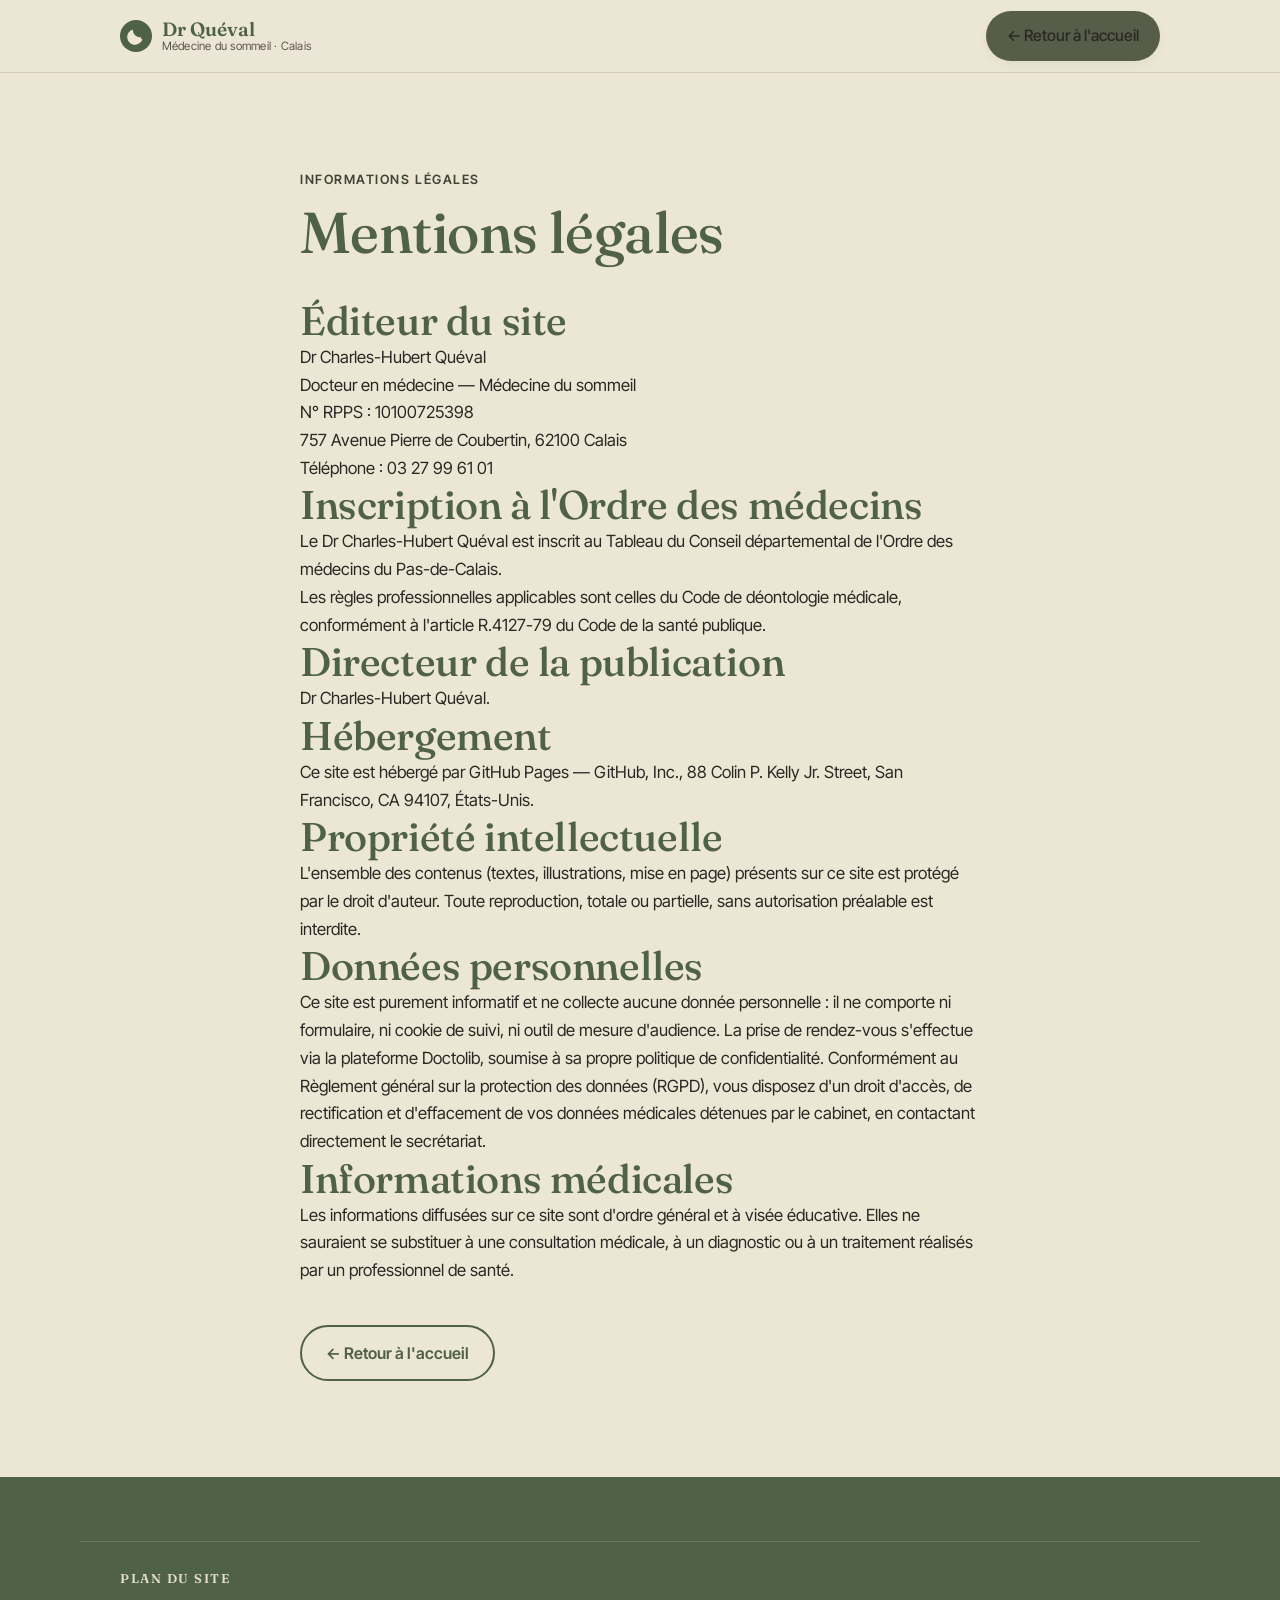
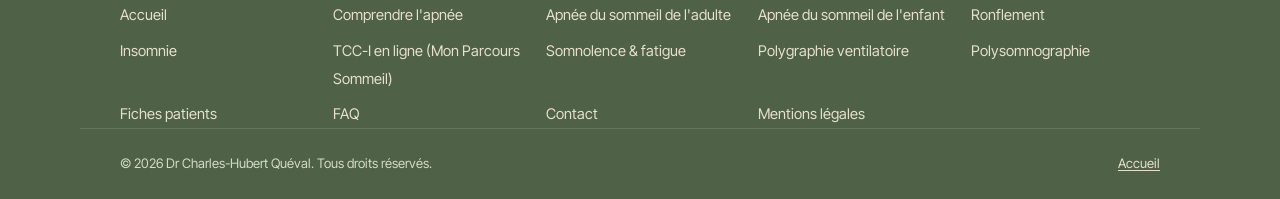
<file: mentions-legales.html>
<!DOCTYPE html>
<html lang="fr">
<head>
  <meta charset="UTF-8" />
  <meta name="viewport" content="width=device-width, initial-scale=1.0" />
  <title>Mentions légales — Dr Quéval, médecine du sommeil à Calais</title>
  <meta name="description" content="Mentions légales du site du Dr Charles-Hubert Quéval, médecine du sommeil à Calais." />
  <meta name="robots" content="index, follow" />
  <link rel="canonical" href="https://sommeil-calais.fr/mentions-legales.html" />
  <link rel="icon" type="image/svg+xml" href="favicon.svg" />
  <link rel="icon" type="image/x-icon" href="favicon.ico" />
  <link rel="preconnect" href="https://fonts.googleapis.com" />
  <link rel="preconnect" href="https://fonts.gstatic.com" crossorigin />
  <link rel="stylesheet" href="https://fonts.googleapis.com/css2?family=Fraunces:opsz,wght@9..144,400;9..144,500;9..144,600&family=Inter+Tight:wght@400;500;600&display=swap" />
  <link rel="stylesheet" href="style.css" />
</head>
<body>
  <a class="skip-link" href="#contenu">Aller au contenu principal</a>

  <header class="site-header">
    <div class="container header-inner">
      <a href="index.html" class="brand" aria-label="Retour à l'accueil">
        <svg class="brand-icon" width="32" height="32" viewBox="0 0 32 32" aria-hidden="true" focusable="false">
          <path d="M22 17.5A8.5 8.5 0 0 1 12.2 9a0.6 0.6 0 0 0-0.86-0.62A9.5 9.5 0 1 0 23.6 20.6a0.6 0.6 0 0 0-0.62-0.86A8.6 8.6 0 0 1 22 17.5Z" fill="#efe7d2"/>
          <circle cx="23" cy="9" r="1.4" fill="#565d49"/>
        </svg>
        <span class="brand-text">
          <strong>Dr Quéval</strong>
          <span class="brand-sub">Médecine du sommeil · Calais</span>
        </span>
      </a>
      <nav class="nav" aria-label="Navigation">
        <a class="btn btn-primary nav-cta" href="index.html">← Retour à l'accueil</a>
      </nav>
    </div>
  </header>

  <main id="contenu" class="section">
    <div class="container narrow">
      <p class="eyebrow">Informations légales</p>
      <h1 style="color: var(--bleu-nuit); margin-bottom: 2rem;">Mentions légales</h1>

      <h2>Éditeur du site</h2>
      <p>
        Dr Charles-Hubert Quéval<br />
        Docteur en médecine — Médecine du sommeil<br />
        N° RPPS&nbsp;: 10100725398<br />
        757 Avenue Pierre de Coubertin, 62100 Calais<br />
        Téléphone&nbsp;: 03 27 99 61 01
      </p>

      <h2>Inscription à l'Ordre des médecins</h2>
      <p>
        Le Dr Charles-Hubert Quéval est inscrit au Tableau du Conseil départemental
        de l'Ordre des médecins du Pas-de-Calais.<br />
        Les règles professionnelles applicables sont celles du Code de déontologie
        médicale, conformément à l'article R.4127-79 du Code de la santé publique.
      </p>

      <h2>Directeur de la publication</h2>
      <p>Dr Charles-Hubert Quéval.</p>

      <h2>Hébergement</h2>
      <p>
        Ce site est hébergé par GitHub&nbsp;Pages — GitHub, Inc.,
        88 Colin P. Kelly Jr. Street, San Francisco, CA 94107, États-Unis.
      </p>

      <h2>Propriété intellectuelle</h2>
      <p>
        L'ensemble des contenus (textes, illustrations, mise en page) présents sur
        ce site est protégé par le droit d'auteur. Toute reproduction, totale ou
        partielle, sans autorisation préalable est interdite.
      </p>

      <h2>Données personnelles</h2>
      <p>
        Ce site est purement informatif et ne collecte aucune donnée personnelle&nbsp;:
        il ne comporte ni formulaire, ni cookie de suivi, ni outil de mesure d'audience.
        La prise de rendez-vous s'effectue via la plateforme Doctolib, soumise à sa
        propre politique de confidentialité. Conformément au Règlement général sur la
        protection des données (RGPD), vous disposez d'un droit d'accès, de
        rectification et d'effacement de vos données médicales détenues par le cabinet,
        en contactant directement le secrétariat.
      </p>

      <h2>Informations médicales</h2>
      <p>
        Les informations diffusées sur ce site sont d'ordre général et à visée
        éducative. Elles ne sauraient se substituer à une consultation médicale,
        à un diagnostic ou à un traitement réalisés par un professionnel de santé.
      </p>

      <p style="margin-top: 2.5rem;">
        <a class="btn btn-ghost" href="index.html">← Retour à l'accueil</a>
      </p>
    </div>
  </main>

  <footer class="site-footer">
    <nav class="container footer-sitemap" aria-label="Plan du site">
      <h2 class="footer-sitemap-title">Plan du site</h2>
      <ul>
        <li><a href="index.html">Accueil</a></li>
        <li><a href="index.html#apnee">Comprendre l'apnée</a></li>
        <li><a href="apnee-du-sommeil-adulte.html">Apnée du sommeil de l'adulte</a></li>
        <li><a href="apnee-du-sommeil-enfant.html">Apnée du sommeil de l'enfant</a></li>
        <li><a href="ronflement.html">Ronflement</a></li>
        <li><a href="insomnie.html">Insomnie</a></li>
        <li><a href="https://monparcourssommeil.fr/" rel="noopener">TCC-I en ligne (Mon Parcours Sommeil)</a></li>
        <li><a href="somnolence-fatigue.html">Somnolence &amp; fatigue</a></li>
        <li><a href="polygraphie-ventilatoire.html">Polygraphie ventilatoire</a></li>
        <li><a href="polysomnographie.html">Polysomnographie</a></li>
        <li><a href="notices.html">Fiches patients</a></li>
        <li><a href="index.html#faq">FAQ</a></li>
        <li><a href="index.html#contact">Contact</a></li>
        <li><a href="mentions-legales.html">Mentions légales</a></li>
      </ul>
    </nav>
    <div class="container footer-bottom">
      <p>© 2026 Dr Charles-Hubert Quéval. Tous droits réservés.</p>
      <p><a href="index.html" style="color: var(--sable);">Accueil</a></p>
    </div>
  </footer>
</body>
</html>
</file>
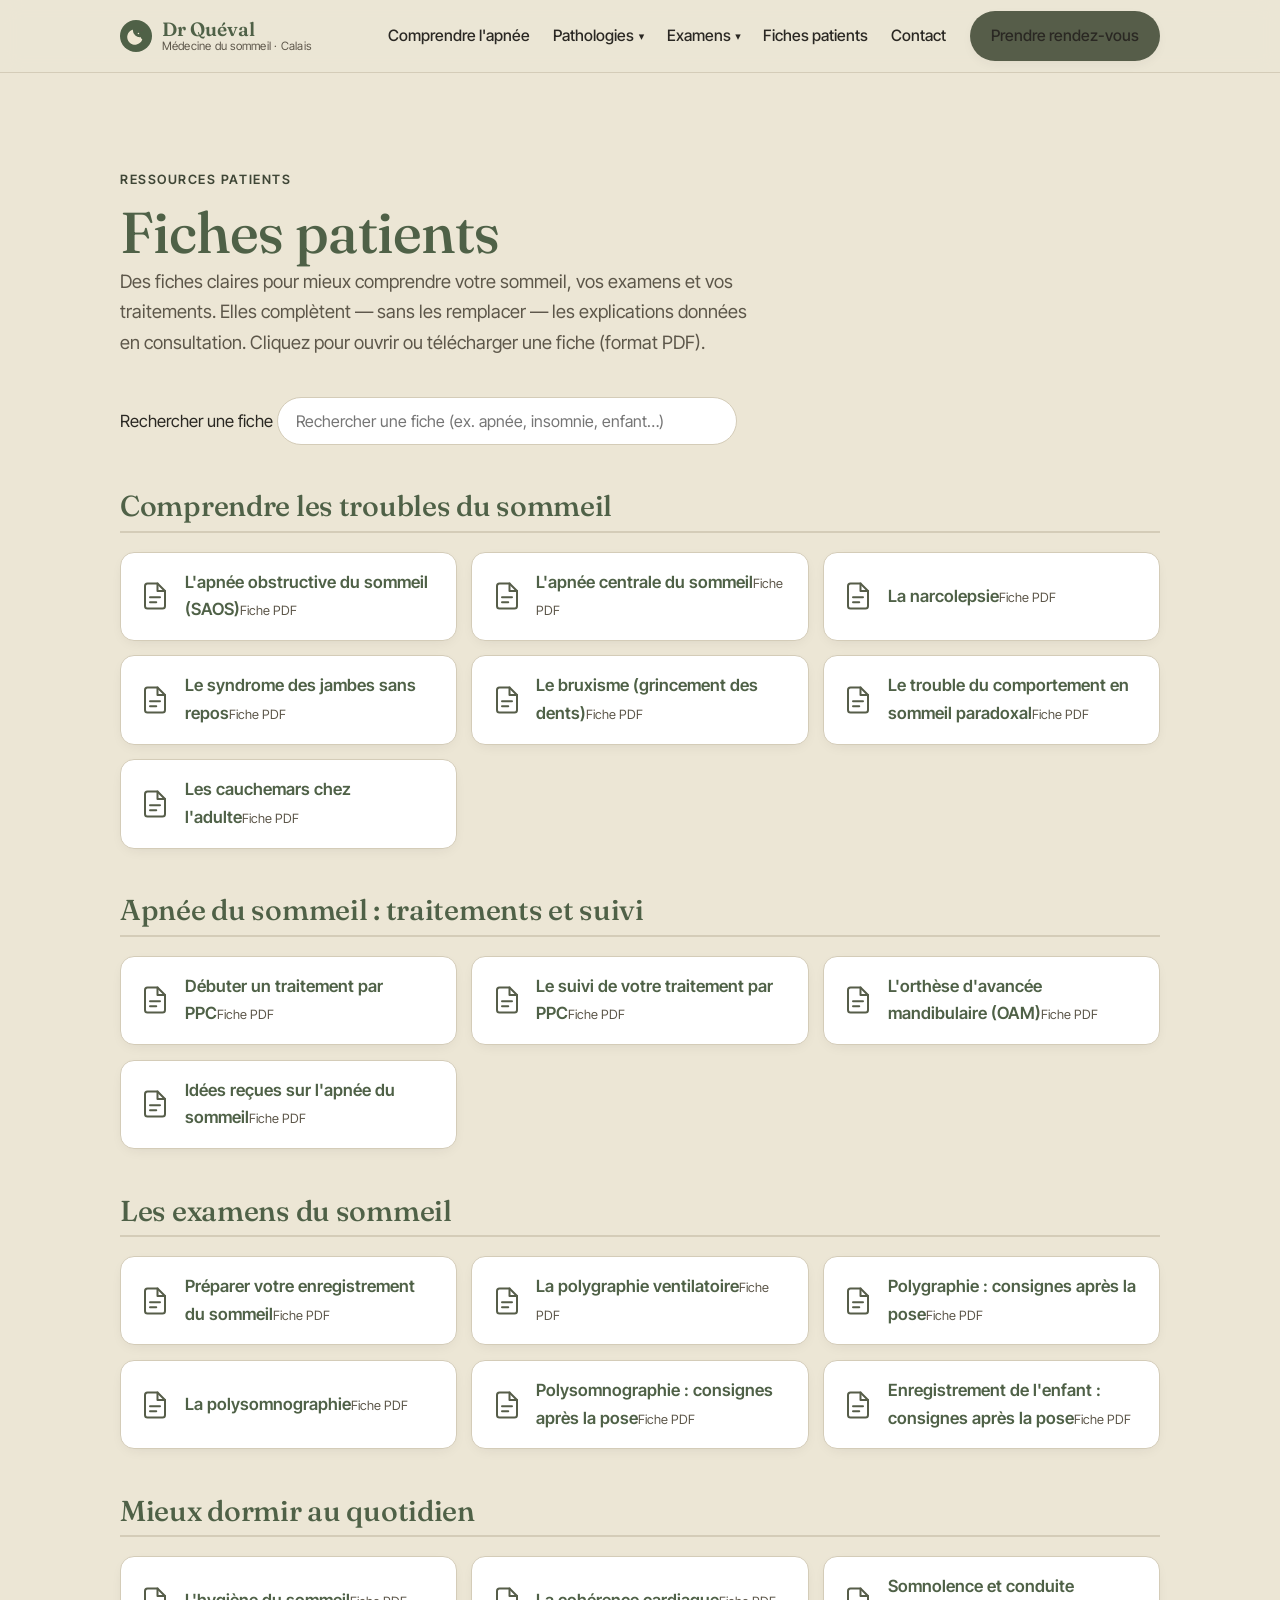
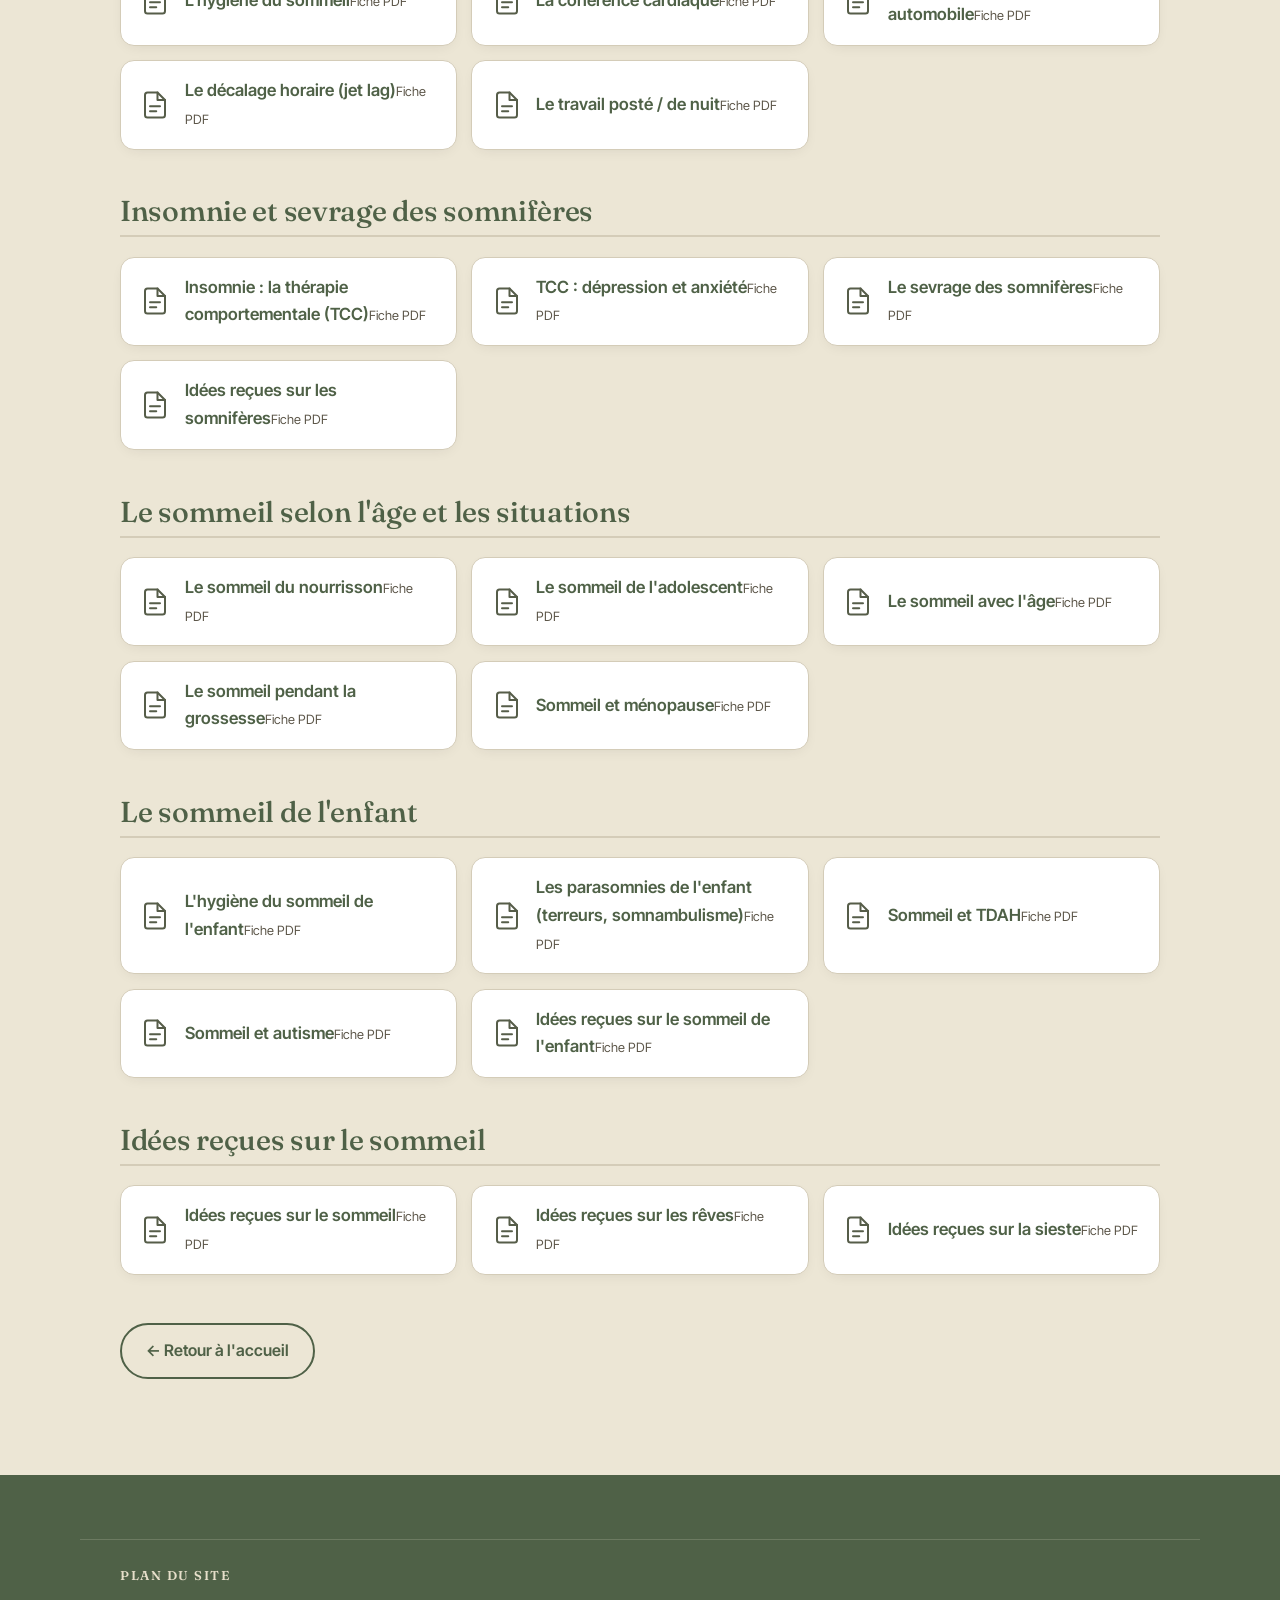
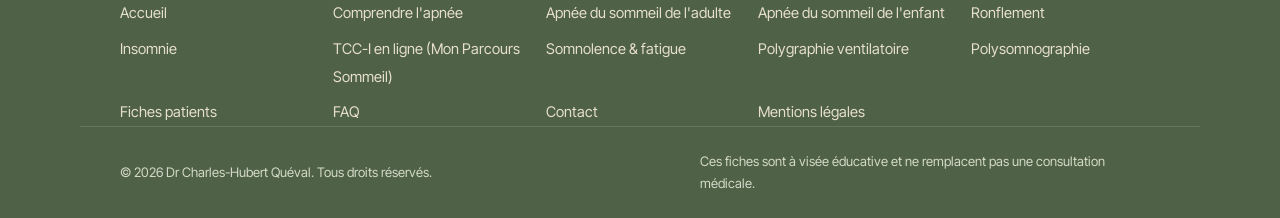
<file: notices.html>
<!DOCTYPE html>
<html lang="fr">
<head>
  <meta charset="UTF-8" />
  <meta name="viewport" content="width=device-width, initial-scale=1.0" />

  <title>Fiches patients — Dr Quéval, médecine du sommeil à Calais</title>
  <meta name="description" content="Fiches d'information patient sur le sommeil : apnée, ronflement, insomnie, PPC, examens, sommeil de l'enfant. À télécharger gratuitement (Dr Quéval, Calais)." />
  <meta name="robots" content="index, follow" />
  <link rel="canonical" href="https://sommeil-calais.fr/notices.html" />
  <meta name="theme-color" content="#4f6147" />

  <link rel="icon" type="image/svg+xml" href="favicon.svg" />
  <link rel="icon" type="image/x-icon" href="favicon.ico" />

  <link rel="preconnect" href="https://fonts.googleapis.com" />
  <link rel="preconnect" href="https://fonts.gstatic.com" crossorigin />
  <link rel="stylesheet" href="https://fonts.googleapis.com/css2?family=Fraunces:opsz,wght@9..144,400;9..144,500;9..144,600&family=Inter+Tight:wght@400;500;600&display=swap" />
  <link rel="stylesheet" href="style.css" />
</head>

<body>
  <a class="skip-link" href="#contenu">Aller au contenu principal</a>

  <!-- EN-TÊTE -->
  <header class="site-header">
    <div class="container header-inner">
      <a href="index.html" class="brand" aria-label="Accueil — Dr Quéval, médecine du sommeil">
        <svg class="brand-icon" width="32" height="32" viewBox="0 0 32 32" aria-hidden="true" focusable="false">
          <path d="M22 17.5A8.5 8.5 0 0 1 12.2 9a0.6 0.6 0 0 0-0.86-0.62A9.5 9.5 0 1 0 23.6 20.6a0.6 0.6 0 0 0-0.62-0.86A8.6 8.6 0 0 1 22 17.5Z" fill="#efe7d2"/>
          <circle cx="23" cy="9" r="1.4" fill="#565d49"/>
          <circle cx="19" cy="13" r="0.9" fill="#efe7d2"/>
        </svg>
        <span class="brand-text">
          <strong>Dr Quéval</strong>
          <span class="brand-sub">Médecine du sommeil · Calais</span>
        </span>
      </a>

      <button class="nav-toggle" id="navToggle" aria-expanded="false" aria-controls="navMenu" aria-label="Ouvrir le menu de navigation">
        <span class="nav-toggle-bar"></span>
        <span class="nav-toggle-bar"></span>
        <span class="nav-toggle-bar"></span>
      </button>

      <nav class="nav" id="navMenu" aria-label="Navigation principale">
        <ul>
          <li><a href="index.html#apnee">Comprendre l'apnée</a></li>
          <li class="nav-item-sub">
            <details class="nav-sub">
              <summary>Pathologies</summary>
              <ul class="nav-submenu">
                <li><a href="apnee-du-sommeil-adulte.html">Apnée de l'adulte</a></li>
                <li><a href="apnee-du-sommeil-enfant.html">Apnée de l'enfant</a></li>
                <li><a href="ronflement.html">Ronflement</a></li>
                <li><a href="insomnie.html">Insomnie</a></li>
                <li><a href="somnolence-fatigue.html">Somnolence &amp; fatigue</a></li>
              </ul>
            </details>
          </li>
          <li class="nav-item-sub">
            <details class="nav-sub">
              <summary>Examens</summary>
              <ul class="nav-submenu">
                <li><a href="polygraphie-ventilatoire.html">Polygraphie ventilatoire</a></li>
                <li><a href="polysomnographie.html">Polysomnographie</a></li>
              </ul>
            </details>
          </li>
          <li><a href="notices.html" aria-current="page">Fiches patients</a></li>
          <li><a href="index.html#contact">Contact</a></li>
        </ul>
        <a class="btn btn-primary nav-cta" href="https://www.doctolib.fr/medecin-generaliste/calais/charles-hubert-queval" target="_blank" rel="noopener" aria-label="Prendre rendez-vous sur Doctolib (nouvel onglet)">Prendre rendez-vous</a>
      </nav>
    </div>
  </header>

  <main id="contenu" class="section">
    <div class="container">
      <div class="section-head">
        <p class="eyebrow">Ressources patients</p>
        <h1 style="color: var(--bleu-nuit);">Fiches patients</h1>
        <p class="lead">
          Des fiches claires pour mieux comprendre votre sommeil, vos examens et vos
          traitements. Elles complètent — sans les remplacer — les explications données
          en consultation. Cliquez pour ouvrir ou télécharger une fiche (format PDF).
        </p>
      </div>

      <!-- Recherche instantanée (améliore l'expérience ; le contenu reste accessible sans JS) -->
      <div class="notice-search-wrap">
        <label for="noticeSearch" class="visually-hidden">Rechercher une fiche</label>
        <input type="search" id="noticeSearch" class="notice-search" placeholder="Rechercher une fiche (ex. apnée, insomnie, enfant…)" aria-label="Rechercher une fiche" />
      </div>
      <p class="notice-empty" id="noticeEmpty" hidden>Aucune fiche ne correspond à votre recherche.</p>

      <!-- ===== Comprendre les troubles du sommeil ===== -->
      <section class="notice-cat">
        <h2>Comprendre les troubles du sommeil</h2>
        <div class="notice-grid">
          <a class="notice-card" data-title="apnée obstructive saos sommeil ronflement" href="notices/Patient_SAOS_information.pdf" target="_blank" rel="noopener"><svg class="notice-ic" width="30" height="30" viewBox="0 0 24 24" fill="none" stroke="currentColor" stroke-width="1.6" stroke-linecap="round" stroke-linejoin="round" aria-hidden="true"><path d="M14 2H6a2 2 0 0 0-2 2v16a2 2 0 0 0 2 2h12a2 2 0 0 0 2-2V8z"/><path d="M14 2v6h6"/><path d="M8 13h8M8 17h5"/></svg><span><span class="notice-title">L'apnée obstructive du sommeil (SAOS)</span><span class="notice-type">Fiche PDF</span></span></a>
          <a class="notice-card" data-title="apnée centrale du sommeil" href="notices/Patient_Apnee_centrale.pdf" target="_blank" rel="noopener"><svg class="notice-ic" width="30" height="30" viewBox="0 0 24 24" fill="none" stroke="currentColor" stroke-width="1.6" stroke-linecap="round" stroke-linejoin="round" aria-hidden="true"><path d="M14 2H6a2 2 0 0 0-2 2v16a2 2 0 0 0 2 2h12a2 2 0 0 0 2-2V8z"/><path d="M14 2v6h6"/><path d="M8 13h8M8 17h5"/></svg><span><span class="notice-title">L'apnée centrale du sommeil</span><span class="notice-type">Fiche PDF</span></span></a>
          <a class="notice-card" data-title="narcolepsie somnolence" href="notices/Patient_Narcolepsie.pdf" target="_blank" rel="noopener"><svg class="notice-ic" width="30" height="30" viewBox="0 0 24 24" fill="none" stroke="currentColor" stroke-width="1.6" stroke-linecap="round" stroke-linejoin="round" aria-hidden="true"><path d="M14 2H6a2 2 0 0 0-2 2v16a2 2 0 0 0 2 2h12a2 2 0 0 0 2-2V8z"/><path d="M14 2v6h6"/><path d="M8 13h8M8 17h5"/></svg><span><span class="notice-title">La narcolepsie</span><span class="notice-type">Fiche PDF</span></span></a>
          <a class="notice-card" data-title="syndrome des jambes sans repos sjsr impatiences" href="notices/Patient_SJSR.pdf" target="_blank" rel="noopener"><svg class="notice-ic" width="30" height="30" viewBox="0 0 24 24" fill="none" stroke="currentColor" stroke-width="1.6" stroke-linecap="round" stroke-linejoin="round" aria-hidden="true"><path d="M14 2H6a2 2 0 0 0-2 2v16a2 2 0 0 0 2 2h12a2 2 0 0 0 2-2V8z"/><path d="M14 2v6h6"/><path d="M8 13h8M8 17h5"/></svg><span><span class="notice-title">Le syndrome des jambes sans repos</span><span class="notice-type">Fiche PDF</span></span></a>
          <a class="notice-card" data-title="bruxisme grincement dents" href="notices/Patient_Bruxisme.pdf" target="_blank" rel="noopener"><svg class="notice-ic" width="30" height="30" viewBox="0 0 24 24" fill="none" stroke="currentColor" stroke-width="1.6" stroke-linecap="round" stroke-linejoin="round" aria-hidden="true"><path d="M14 2H6a2 2 0 0 0-2 2v16a2 2 0 0 0 2 2h12a2 2 0 0 0 2-2V8z"/><path d="M14 2v6h6"/><path d="M8 13h8M8 17h5"/></svg><span><span class="notice-title">Le bruxisme (grincement des dents)</span><span class="notice-type">Fiche PDF</span></span></a>
          <a class="notice-card" data-title="trouble comportement sommeil paradoxal tcsp" href="notices/Patient_TCSP.pdf" target="_blank" rel="noopener"><svg class="notice-ic" width="30" height="30" viewBox="0 0 24 24" fill="none" stroke="currentColor" stroke-width="1.6" stroke-linecap="round" stroke-linejoin="round" aria-hidden="true"><path d="M14 2H6a2 2 0 0 0-2 2v16a2 2 0 0 0 2 2h12a2 2 0 0 0 2-2V8z"/><path d="M14 2v6h6"/><path d="M8 13h8M8 17h5"/></svg><span><span class="notice-title">Le trouble du comportement en sommeil paradoxal</span><span class="notice-type">Fiche PDF</span></span></a>
          <a class="notice-card" data-title="cauchemars adulte" href="notices/Patient_Cauchemars_adulte.pdf" target="_blank" rel="noopener"><svg class="notice-ic" width="30" height="30" viewBox="0 0 24 24" fill="none" stroke="currentColor" stroke-width="1.6" stroke-linecap="round" stroke-linejoin="round" aria-hidden="true"><path d="M14 2H6a2 2 0 0 0-2 2v16a2 2 0 0 0 2 2h12a2 2 0 0 0 2-2V8z"/><path d="M14 2v6h6"/><path d="M8 13h8M8 17h5"/></svg><span><span class="notice-title">Les cauchemars chez l'adulte</span><span class="notice-type">Fiche PDF</span></span></a>
        </div>
      </section>

      <!-- ===== Apnée : traitements et suivi ===== -->
      <section class="notice-cat">
        <h2>Apnée du sommeil : traitements et suivi</h2>
        <div class="notice-grid">
          <a class="notice-card" data-title="ppc pression positive continue initiation consignes" href="notices/Patient_PPC_initiation_consignes.pdf" target="_blank" rel="noopener"><svg class="notice-ic" width="30" height="30" viewBox="0 0 24 24" fill="none" stroke="currentColor" stroke-width="1.6" stroke-linecap="round" stroke-linejoin="round" aria-hidden="true"><path d="M14 2H6a2 2 0 0 0-2 2v16a2 2 0 0 0 2 2h12a2 2 0 0 0 2-2V8z"/><path d="M14 2v6h6"/><path d="M8 13h8M8 17h5"/></svg><span><span class="notice-title">Débuter un traitement par PPC</span><span class="notice-type">Fiche PDF</span></span></a>
          <a class="notice-card" data-title="suivi ppc pression positive continue" href="notices/Patient_Suivi_PPC.pdf" target="_blank" rel="noopener"><svg class="notice-ic" width="30" height="30" viewBox="0 0 24 24" fill="none" stroke="currentColor" stroke-width="1.6" stroke-linecap="round" stroke-linejoin="round" aria-hidden="true"><path d="M14 2H6a2 2 0 0 0-2 2v16a2 2 0 0 0 2 2h12a2 2 0 0 0 2-2V8z"/><path d="M14 2v6h6"/><path d="M8 13h8M8 17h5"/></svg><span><span class="notice-title">Le suivi de votre traitement par PPC</span><span class="notice-type">Fiche PDF</span></span></a>
          <a class="notice-card" data-title="orthèse avancée mandibulaire oam" href="notices/Patient_OAM.pdf" target="_blank" rel="noopener"><svg class="notice-ic" width="30" height="30" viewBox="0 0 24 24" fill="none" stroke="currentColor" stroke-width="1.6" stroke-linecap="round" stroke-linejoin="round" aria-hidden="true"><path d="M14 2H6a2 2 0 0 0-2 2v16a2 2 0 0 0 2 2h12a2 2 0 0 0 2-2V8z"/><path d="M14 2v6h6"/><path d="M8 13h8M8 17h5"/></svg><span><span class="notice-title">L'orthèse d'avancée mandibulaire (OAM)</span><span class="notice-type">Fiche PDF</span></span></a>
          <a class="notice-card" data-title="idées reçues mythes apnée saos" href="notices/Patient_Mythes_SAOS.pdf" target="_blank" rel="noopener"><svg class="notice-ic" width="30" height="30" viewBox="0 0 24 24" fill="none" stroke="currentColor" stroke-width="1.6" stroke-linecap="round" stroke-linejoin="round" aria-hidden="true"><path d="M14 2H6a2 2 0 0 0-2 2v16a2 2 0 0 0 2 2h12a2 2 0 0 0 2-2V8z"/><path d="M14 2v6h6"/><path d="M8 13h8M8 17h5"/></svg><span><span class="notice-title">Idées reçues sur l'apnée du sommeil</span><span class="notice-type">Fiche PDF</span></span></a>
        </div>
      </section>

      <!-- ===== Examens du sommeil ===== -->
      <section class="notice-cat">
        <h2>Les examens du sommeil</h2>
        <div class="notice-grid">
          <a class="notice-card" data-title="préparer enregistrement du sommeil" href="notices/Patient_Preparer_enregistrement.pdf" target="_blank" rel="noopener"><svg class="notice-ic" width="30" height="30" viewBox="0 0 24 24" fill="none" stroke="currentColor" stroke-width="1.6" stroke-linecap="round" stroke-linejoin="round" aria-hidden="true"><path d="M14 2H6a2 2 0 0 0-2 2v16a2 2 0 0 0 2 2h12a2 2 0 0 0 2-2V8z"/><path d="M14 2v6h6"/><path d="M8 13h8M8 17h5"/></svg><span><span class="notice-title">Préparer votre enregistrement du sommeil</span><span class="notice-type">Fiche PDF</span></span></a>
          <a class="notice-card" data-title="polygraphie ventilatoire information" href="notices/Patient_PG_information.pdf" target="_blank" rel="noopener"><svg class="notice-ic" width="30" height="30" viewBox="0 0 24 24" fill="none" stroke="currentColor" stroke-width="1.6" stroke-linecap="round" stroke-linejoin="round" aria-hidden="true"><path d="M14 2H6a2 2 0 0 0-2 2v16a2 2 0 0 0 2 2h12a2 2 0 0 0 2-2V8z"/><path d="M14 2v6h6"/><path d="M8 13h8M8 17h5"/></svg><span><span class="notice-title">La polygraphie ventilatoire</span><span class="notice-type">Fiche PDF</span></span></a>
          <a class="notice-card" data-title="polygraphie consignes après la pose" href="notices/Patient_PG_consignes_apres_pose.pdf" target="_blank" rel="noopener"><svg class="notice-ic" width="30" height="30" viewBox="0 0 24 24" fill="none" stroke="currentColor" stroke-width="1.6" stroke-linecap="round" stroke-linejoin="round" aria-hidden="true"><path d="M14 2H6a2 2 0 0 0-2 2v16a2 2 0 0 0 2 2h12a2 2 0 0 0 2-2V8z"/><path d="M14 2v6h6"/><path d="M8 13h8M8 17h5"/></svg><span><span class="notice-title">Polygraphie : consignes après la pose</span><span class="notice-type">Fiche PDF</span></span></a>
          <a class="notice-card" data-title="polysomnographie information" href="notices/Patient_PSG_information.pdf" target="_blank" rel="noopener"><svg class="notice-ic" width="30" height="30" viewBox="0 0 24 24" fill="none" stroke="currentColor" stroke-width="1.6" stroke-linecap="round" stroke-linejoin="round" aria-hidden="true"><path d="M14 2H6a2 2 0 0 0-2 2v16a2 2 0 0 0 2 2h12a2 2 0 0 0 2-2V8z"/><path d="M14 2v6h6"/><path d="M8 13h8M8 17h5"/></svg><span><span class="notice-title">La polysomnographie</span><span class="notice-type">Fiche PDF</span></span></a>
          <a class="notice-card" data-title="polysomnographie consignes après la pose" href="notices/Patient_PSG_consignes_apres_pose.pdf" target="_blank" rel="noopener"><svg class="notice-ic" width="30" height="30" viewBox="0 0 24 24" fill="none" stroke="currentColor" stroke-width="1.6" stroke-linecap="round" stroke-linejoin="round" aria-hidden="true"><path d="M14 2H6a2 2 0 0 0-2 2v16a2 2 0 0 0 2 2h12a2 2 0 0 0 2-2V8z"/><path d="M14 2v6h6"/><path d="M8 13h8M8 17h5"/></svg><span><span class="notice-title">Polysomnographie : consignes après la pose</span><span class="notice-type">Fiche PDF</span></span></a>
          <a class="notice-card" data-title="enfant pédiatrie enregistrement consignes après la pose" href="notices/Patient_pediatrie_consignes_apres_pose.pdf" target="_blank" rel="noopener"><svg class="notice-ic" width="30" height="30" viewBox="0 0 24 24" fill="none" stroke="currentColor" stroke-width="1.6" stroke-linecap="round" stroke-linejoin="round" aria-hidden="true"><path d="M14 2H6a2 2 0 0 0-2 2v16a2 2 0 0 0 2 2h12a2 2 0 0 0 2-2V8z"/><path d="M14 2v6h6"/><path d="M8 13h8M8 17h5"/></svg><span><span class="notice-title">Enregistrement de l'enfant : consignes après la pose</span><span class="notice-type">Fiche PDF</span></span></a>
        </div>
      </section>

      <!-- ===== Mieux dormir au quotidien ===== -->
      <section class="notice-cat">
        <h2>Mieux dormir au quotidien</h2>
        <div class="notice-grid">
          <a class="notice-card" data-title="hygiène du sommeil" href="notices/Patient_Hygiene_sommeil.pdf" target="_blank" rel="noopener"><svg class="notice-ic" width="30" height="30" viewBox="0 0 24 24" fill="none" stroke="currentColor" stroke-width="1.6" stroke-linecap="round" stroke-linejoin="round" aria-hidden="true"><path d="M14 2H6a2 2 0 0 0-2 2v16a2 2 0 0 0 2 2h12a2 2 0 0 0 2-2V8z"/><path d="M14 2v6h6"/><path d="M8 13h8M8 17h5"/></svg><span><span class="notice-title">L'hygiène du sommeil</span><span class="notice-type">Fiche PDF</span></span></a>
          <a class="notice-card" data-title="cohérence cardiaque respiration relaxation" href="notices/Patient_Coherence_cardiaque.pdf" target="_blank" rel="noopener"><svg class="notice-ic" width="30" height="30" viewBox="0 0 24 24" fill="none" stroke="currentColor" stroke-width="1.6" stroke-linecap="round" stroke-linejoin="round" aria-hidden="true"><path d="M14 2H6a2 2 0 0 0-2 2v16a2 2 0 0 0 2 2h12a2 2 0 0 0 2-2V8z"/><path d="M14 2v6h6"/><path d="M8 13h8M8 17h5"/></svg><span><span class="notice-title">La cohérence cardiaque</span><span class="notice-type">Fiche PDF</span></span></a>
          <a class="notice-card" data-title="somnolence conduite automobile volant" href="notices/Patient_Conduite_somnolence.pdf" target="_blank" rel="noopener"><svg class="notice-ic" width="30" height="30" viewBox="0 0 24 24" fill="none" stroke="currentColor" stroke-width="1.6" stroke-linecap="round" stroke-linejoin="round" aria-hidden="true"><path d="M14 2H6a2 2 0 0 0-2 2v16a2 2 0 0 0 2 2h12a2 2 0 0 0 2-2V8z"/><path d="M14 2v6h6"/><path d="M8 13h8M8 17h5"/></svg><span><span class="notice-title">Somnolence et conduite automobile</span><span class="notice-type">Fiche PDF</span></span></a>
          <a class="notice-card" data-title="décalage horaire jet lag voyage" href="notices/Patient_Decalage_horaire.pdf" target="_blank" rel="noopener"><svg class="notice-ic" width="30" height="30" viewBox="0 0 24 24" fill="none" stroke="currentColor" stroke-width="1.6" stroke-linecap="round" stroke-linejoin="round" aria-hidden="true"><path d="M14 2H6a2 2 0 0 0-2 2v16a2 2 0 0 0 2 2h12a2 2 0 0 0 2-2V8z"/><path d="M14 2v6h6"/><path d="M8 13h8M8 17h5"/></svg><span><span class="notice-title">Le décalage horaire (jet lag)</span><span class="notice-type">Fiche PDF</span></span></a>
          <a class="notice-card" data-title="travail posté de nuit horaires décalés" href="notices/Patient_Travail_poste.pdf" target="_blank" rel="noopener"><svg class="notice-ic" width="30" height="30" viewBox="0 0 24 24" fill="none" stroke="currentColor" stroke-width="1.6" stroke-linecap="round" stroke-linejoin="round" aria-hidden="true"><path d="M14 2H6a2 2 0 0 0-2 2v16a2 2 0 0 0 2 2h12a2 2 0 0 0 2-2V8z"/><path d="M14 2v6h6"/><path d="M8 13h8M8 17h5"/></svg><span><span class="notice-title">Le travail posté / de nuit</span><span class="notice-type">Fiche PDF</span></span></a>
        </div>
      </section>

      <!-- ===== Insomnie et sevrage ===== -->
      <section class="notice-cat">
        <h2>Insomnie et sevrage des somnifères</h2>
        <div class="notice-grid">
          <a class="notice-card" data-title="insomnie tcc thérapie cognitivo comportementale" href="notices/Patient_TCC_insomnie.pdf" target="_blank" rel="noopener"><svg class="notice-ic" width="30" height="30" viewBox="0 0 24 24" fill="none" stroke="currentColor" stroke-width="1.6" stroke-linecap="round" stroke-linejoin="round" aria-hidden="true"><path d="M14 2H6a2 2 0 0 0-2 2v16a2 2 0 0 0 2 2h12a2 2 0 0 0 2-2V8z"/><path d="M14 2v6h6"/><path d="M8 13h8M8 17h5"/></svg><span><span class="notice-title">Insomnie : la thérapie comportementale (TCC)</span><span class="notice-type">Fiche PDF</span></span></a>
          <a class="notice-card" data-title="tcc dépression anxiété" href="notices/Patient_TCC_depression_anxiete.pdf" target="_blank" rel="noopener"><svg class="notice-ic" width="30" height="30" viewBox="0 0 24 24" fill="none" stroke="currentColor" stroke-width="1.6" stroke-linecap="round" stroke-linejoin="round" aria-hidden="true"><path d="M14 2H6a2 2 0 0 0-2 2v16a2 2 0 0 0 2 2h12a2 2 0 0 0 2-2V8z"/><path d="M14 2v6h6"/><path d="M8 13h8M8 17h5"/></svg><span><span class="notice-title">TCC : dépression et anxiété</span><span class="notice-type">Fiche PDF</span></span></a>
          <a class="notice-card" data-title="sevrage des somnifères benzodiazépines" href="notices/Patient_Sevrage_somniferes.pdf" target="_blank" rel="noopener"><svg class="notice-ic" width="30" height="30" viewBox="0 0 24 24" fill="none" stroke="currentColor" stroke-width="1.6" stroke-linecap="round" stroke-linejoin="round" aria-hidden="true"><path d="M14 2H6a2 2 0 0 0-2 2v16a2 2 0 0 0 2 2h12a2 2 0 0 0 2-2V8z"/><path d="M14 2v6h6"/><path d="M8 13h8M8 17h5"/></svg><span><span class="notice-title">Le sevrage des somnifères</span><span class="notice-type">Fiche PDF</span></span></a>
          <a class="notice-card" data-title="idées reçues mythes somnifères" href="notices/Patient_Mythes_somniferes.pdf" target="_blank" rel="noopener"><svg class="notice-ic" width="30" height="30" viewBox="0 0 24 24" fill="none" stroke="currentColor" stroke-width="1.6" stroke-linecap="round" stroke-linejoin="round" aria-hidden="true"><path d="M14 2H6a2 2 0 0 0-2 2v16a2 2 0 0 0 2 2h12a2 2 0 0 0 2-2V8z"/><path d="M14 2v6h6"/><path d="M8 13h8M8 17h5"/></svg><span><span class="notice-title">Idées reçues sur les somnifères</span><span class="notice-type">Fiche PDF</span></span></a>
        </div>
      </section>

      <!-- ===== Le sommeil selon l'âge et les situations ===== -->
      <section class="notice-cat">
        <h2>Le sommeil selon l'âge et les situations</h2>
        <div class="notice-grid">
          <a class="notice-card" data-title="sommeil du nourrisson bébé" href="notices/Patient_Sommeil_nourrisson.pdf" target="_blank" rel="noopener"><svg class="notice-ic" width="30" height="30" viewBox="0 0 24 24" fill="none" stroke="currentColor" stroke-width="1.6" stroke-linecap="round" stroke-linejoin="round" aria-hidden="true"><path d="M14 2H6a2 2 0 0 0-2 2v16a2 2 0 0 0 2 2h12a2 2 0 0 0 2-2V8z"/><path d="M14 2v6h6"/><path d="M8 13h8M8 17h5"/></svg><span><span class="notice-title">Le sommeil du nourrisson</span><span class="notice-type">Fiche PDF</span></span></a>
          <a class="notice-card" data-title="sommeil de l'adolescent" href="notices/Patient_Sommeil_adolescent.pdf" target="_blank" rel="noopener"><svg class="notice-ic" width="30" height="30" viewBox="0 0 24 24" fill="none" stroke="currentColor" stroke-width="1.6" stroke-linecap="round" stroke-linejoin="round" aria-hidden="true"><path d="M14 2H6a2 2 0 0 0-2 2v16a2 2 0 0 0 2 2h12a2 2 0 0 0 2-2V8z"/><path d="M14 2v6h6"/><path d="M8 13h8M8 17h5"/></svg><span><span class="notice-title">Le sommeil de l'adolescent</span><span class="notice-type">Fiche PDF</span></span></a>
          <a class="notice-card" data-title="sommeil avec l'âge personne âgée senior" href="notices/Patient_Sommeil_age.pdf" target="_blank" rel="noopener"><svg class="notice-ic" width="30" height="30" viewBox="0 0 24 24" fill="none" stroke="currentColor" stroke-width="1.6" stroke-linecap="round" stroke-linejoin="round" aria-hidden="true"><path d="M14 2H6a2 2 0 0 0-2 2v16a2 2 0 0 0 2 2h12a2 2 0 0 0 2-2V8z"/><path d="M14 2v6h6"/><path d="M8 13h8M8 17h5"/></svg><span><span class="notice-title">Le sommeil avec l'âge</span><span class="notice-type">Fiche PDF</span></span></a>
          <a class="notice-card" data-title="sommeil pendant la grossesse femme enceinte" href="notices/Patient_Sommeil_grossesse.pdf" target="_blank" rel="noopener"><svg class="notice-ic" width="30" height="30" viewBox="0 0 24 24" fill="none" stroke="currentColor" stroke-width="1.6" stroke-linecap="round" stroke-linejoin="round" aria-hidden="true"><path d="M14 2H6a2 2 0 0 0-2 2v16a2 2 0 0 0 2 2h12a2 2 0 0 0 2-2V8z"/><path d="M14 2v6h6"/><path d="M8 13h8M8 17h5"/></svg><span><span class="notice-title">Le sommeil pendant la grossesse</span><span class="notice-type">Fiche PDF</span></span></a>
          <a class="notice-card" data-title="sommeil et ménopause" href="notices/Patient_Sommeil_menopause.pdf" target="_blank" rel="noopener"><svg class="notice-ic" width="30" height="30" viewBox="0 0 24 24" fill="none" stroke="currentColor" stroke-width="1.6" stroke-linecap="round" stroke-linejoin="round" aria-hidden="true"><path d="M14 2H6a2 2 0 0 0-2 2v16a2 2 0 0 0 2 2h12a2 2 0 0 0 2-2V8z"/><path d="M14 2v6h6"/><path d="M8 13h8M8 17h5"/></svg><span><span class="notice-title">Sommeil et ménopause</span><span class="notice-type">Fiche PDF</span></span></a>
        </div>
      </section>

      <!-- ===== Sommeil de l'enfant ===== -->
      <section class="notice-cat">
        <h2>Le sommeil de l'enfant</h2>
        <div class="notice-grid">
          <a class="notice-card" data-title="hygiène du sommeil de l'enfant" href="notices/Patient_Hygiene_sommeil_enfant.pdf" target="_blank" rel="noopener"><svg class="notice-ic" width="30" height="30" viewBox="0 0 24 24" fill="none" stroke="currentColor" stroke-width="1.6" stroke-linecap="round" stroke-linejoin="round" aria-hidden="true"><path d="M14 2H6a2 2 0 0 0-2 2v16a2 2 0 0 0 2 2h12a2 2 0 0 0 2-2V8z"/><path d="M14 2v6h6"/><path d="M8 13h8M8 17h5"/></svg><span><span class="notice-title">L'hygiène du sommeil de l'enfant</span><span class="notice-type">Fiche PDF</span></span></a>
          <a class="notice-card" data-title="parasomnies enfant terreurs nocturnes somnambulisme" href="notices/Patient_Parasomnies_enfant.pdf" target="_blank" rel="noopener"><svg class="notice-ic" width="30" height="30" viewBox="0 0 24 24" fill="none" stroke="currentColor" stroke-width="1.6" stroke-linecap="round" stroke-linejoin="round" aria-hidden="true"><path d="M14 2H6a2 2 0 0 0-2 2v16a2 2 0 0 0 2 2h12a2 2 0 0 0 2-2V8z"/><path d="M14 2v6h6"/><path d="M8 13h8M8 17h5"/></svg><span><span class="notice-title">Les parasomnies de l'enfant (terreurs, somnambulisme)</span><span class="notice-type">Fiche PDF</span></span></a>
          <a class="notice-card" data-title="sommeil et tdah trouble attention hyperactivité" href="notices/Patient_Sommeil_TDAH.pdf" target="_blank" rel="noopener"><svg class="notice-ic" width="30" height="30" viewBox="0 0 24 24" fill="none" stroke="currentColor" stroke-width="1.6" stroke-linecap="round" stroke-linejoin="round" aria-hidden="true"><path d="M14 2H6a2 2 0 0 0-2 2v16a2 2 0 0 0 2 2h12a2 2 0 0 0 2-2V8z"/><path d="M14 2v6h6"/><path d="M8 13h8M8 17h5"/></svg><span><span class="notice-title">Sommeil et TDAH</span><span class="notice-type">Fiche PDF</span></span></a>
          <a class="notice-card" data-title="sommeil et autisme tsa" href="notices/Patient_Sommeil_autisme.pdf" target="_blank" rel="noopener"><svg class="notice-ic" width="30" height="30" viewBox="0 0 24 24" fill="none" stroke="currentColor" stroke-width="1.6" stroke-linecap="round" stroke-linejoin="round" aria-hidden="true"><path d="M14 2H6a2 2 0 0 0-2 2v16a2 2 0 0 0 2 2h12a2 2 0 0 0 2-2V8z"/><path d="M14 2v6h6"/><path d="M8 13h8M8 17h5"/></svg><span><span class="notice-title">Sommeil et autisme</span><span class="notice-type">Fiche PDF</span></span></a>
          <a class="notice-card" data-title="idées reçues mythes sommeil enfant" href="notices/Patient_Mythes_sommeil_enfant.pdf" target="_blank" rel="noopener"><svg class="notice-ic" width="30" height="30" viewBox="0 0 24 24" fill="none" stroke="currentColor" stroke-width="1.6" stroke-linecap="round" stroke-linejoin="round" aria-hidden="true"><path d="M14 2H6a2 2 0 0 0-2 2v16a2 2 0 0 0 2 2h12a2 2 0 0 0 2-2V8z"/><path d="M14 2v6h6"/><path d="M8 13h8M8 17h5"/></svg><span><span class="notice-title">Idées reçues sur le sommeil de l'enfant</span><span class="notice-type">Fiche PDF</span></span></a>
        </div>
      </section>

      <!-- ===== Idées reçues ===== -->
      <section class="notice-cat">
        <h2>Idées reçues sur le sommeil</h2>
        <div class="notice-grid">
          <a class="notice-card" data-title="idées reçues mythes sommeil" href="notices/Patient_Mythes_sommeil.pdf" target="_blank" rel="noopener"><svg class="notice-ic" width="30" height="30" viewBox="0 0 24 24" fill="none" stroke="currentColor" stroke-width="1.6" stroke-linecap="round" stroke-linejoin="round" aria-hidden="true"><path d="M14 2H6a2 2 0 0 0-2 2v16a2 2 0 0 0 2 2h12a2 2 0 0 0 2-2V8z"/><path d="M14 2v6h6"/><path d="M8 13h8M8 17h5"/></svg><span><span class="notice-title">Idées reçues sur le sommeil</span><span class="notice-type">Fiche PDF</span></span></a>
          <a class="notice-card" data-title="idées reçues mythes rêves" href="notices/Patient_Mythes_reves.pdf" target="_blank" rel="noopener"><svg class="notice-ic" width="30" height="30" viewBox="0 0 24 24" fill="none" stroke="currentColor" stroke-width="1.6" stroke-linecap="round" stroke-linejoin="round" aria-hidden="true"><path d="M14 2H6a2 2 0 0 0-2 2v16a2 2 0 0 0 2 2h12a2 2 0 0 0 2-2V8z"/><path d="M14 2v6h6"/><path d="M8 13h8M8 17h5"/></svg><span><span class="notice-title">Idées reçues sur les rêves</span><span class="notice-type">Fiche PDF</span></span></a>
          <a class="notice-card" data-title="idées reçues mythes sieste" href="notices/Patient_Mythes_sieste.pdf" target="_blank" rel="noopener"><svg class="notice-ic" width="30" height="30" viewBox="0 0 24 24" fill="none" stroke="currentColor" stroke-width="1.6" stroke-linecap="round" stroke-linejoin="round" aria-hidden="true"><path d="M14 2H6a2 2 0 0 0-2 2v16a2 2 0 0 0 2 2h12a2 2 0 0 0 2-2V8z"/><path d="M14 2v6h6"/><path d="M8 13h8M8 17h5"/></svg><span><span class="notice-title">Idées reçues sur la sieste</span><span class="notice-type">Fiche PDF</span></span></a>
        </div>
      </section>

      <p style="margin-top: 3rem;">
        <a class="btn btn-ghost" href="index.html">← Retour à l'accueil</a>
      </p>
    </div>
  </main>

  <!-- PIED DE PAGE -->
  <footer class="site-footer">
    <nav class="container footer-sitemap" aria-label="Plan du site">
      <h2 class="footer-sitemap-title">Plan du site</h2>
      <ul>
        <li><a href="index.html">Accueil</a></li>
        <li><a href="index.html#apnee">Comprendre l'apnée</a></li>
        <li><a href="apnee-du-sommeil-adulte.html">Apnée du sommeil de l'adulte</a></li>
        <li><a href="apnee-du-sommeil-enfant.html">Apnée du sommeil de l'enfant</a></li>
        <li><a href="ronflement.html">Ronflement</a></li>
        <li><a href="insomnie.html">Insomnie</a></li>
        <li><a href="https://monparcourssommeil.fr/" rel="noopener">TCC-I en ligne (Mon Parcours Sommeil)</a></li>
        <li><a href="somnolence-fatigue.html">Somnolence &amp; fatigue</a></li>
        <li><a href="polygraphie-ventilatoire.html">Polygraphie ventilatoire</a></li>
        <li><a href="polysomnographie.html">Polysomnographie</a></li>
        <li><a href="notices.html">Fiches patients</a></li>
        <li><a href="index.html#faq">FAQ</a></li>
        <li><a href="index.html#contact">Contact</a></li>
        <li><a href="mentions-legales.html">Mentions légales</a></li>
      </ul>
    </nav>
    <div class="container footer-bottom">
      <p>© 2026 Dr Charles-Hubert Quéval. Tous droits réservés.</p>
      <p class="footer-disclaimer">Ces fiches sont à visée éducative et ne remplacent pas une consultation médicale.</p>
    </div>
  </footer>

  <script src="script.js" defer></script>
  <script>
    // Recherche instantanée parmi les fiches (amélioration progressive)
    (function () {
      var input = document.getElementById("noticeSearch");
      var empty = document.getElementById("noticeEmpty");
      if (!input) return;
      var cards = Array.prototype.slice.call(document.querySelectorAll(".notice-card"));
      var cats = Array.prototype.slice.call(document.querySelectorAll(".notice-cat"));

      input.addEventListener("input", function () {
        var q = input.value.trim().toLowerCase();
        var total = 0;
        cards.forEach(function (card) {
          var hay = (card.getAttribute("data-title") + " " + card.textContent).toLowerCase();
          var match = q === "" || hay.indexOf(q) !== -1;
          card.style.display = match ? "" : "none";
          if (match) total++;
        });
        // Masque les catégories devenues vides
        cats.forEach(function (cat) {
          var visible = cat.querySelectorAll('.notice-card:not([style*="display: none"])').length;
          cat.style.display = visible ? "" : "none";
        });
        empty.hidden = total !== 0;
      });
    })();
  </script>
</body>
</html>
</file>
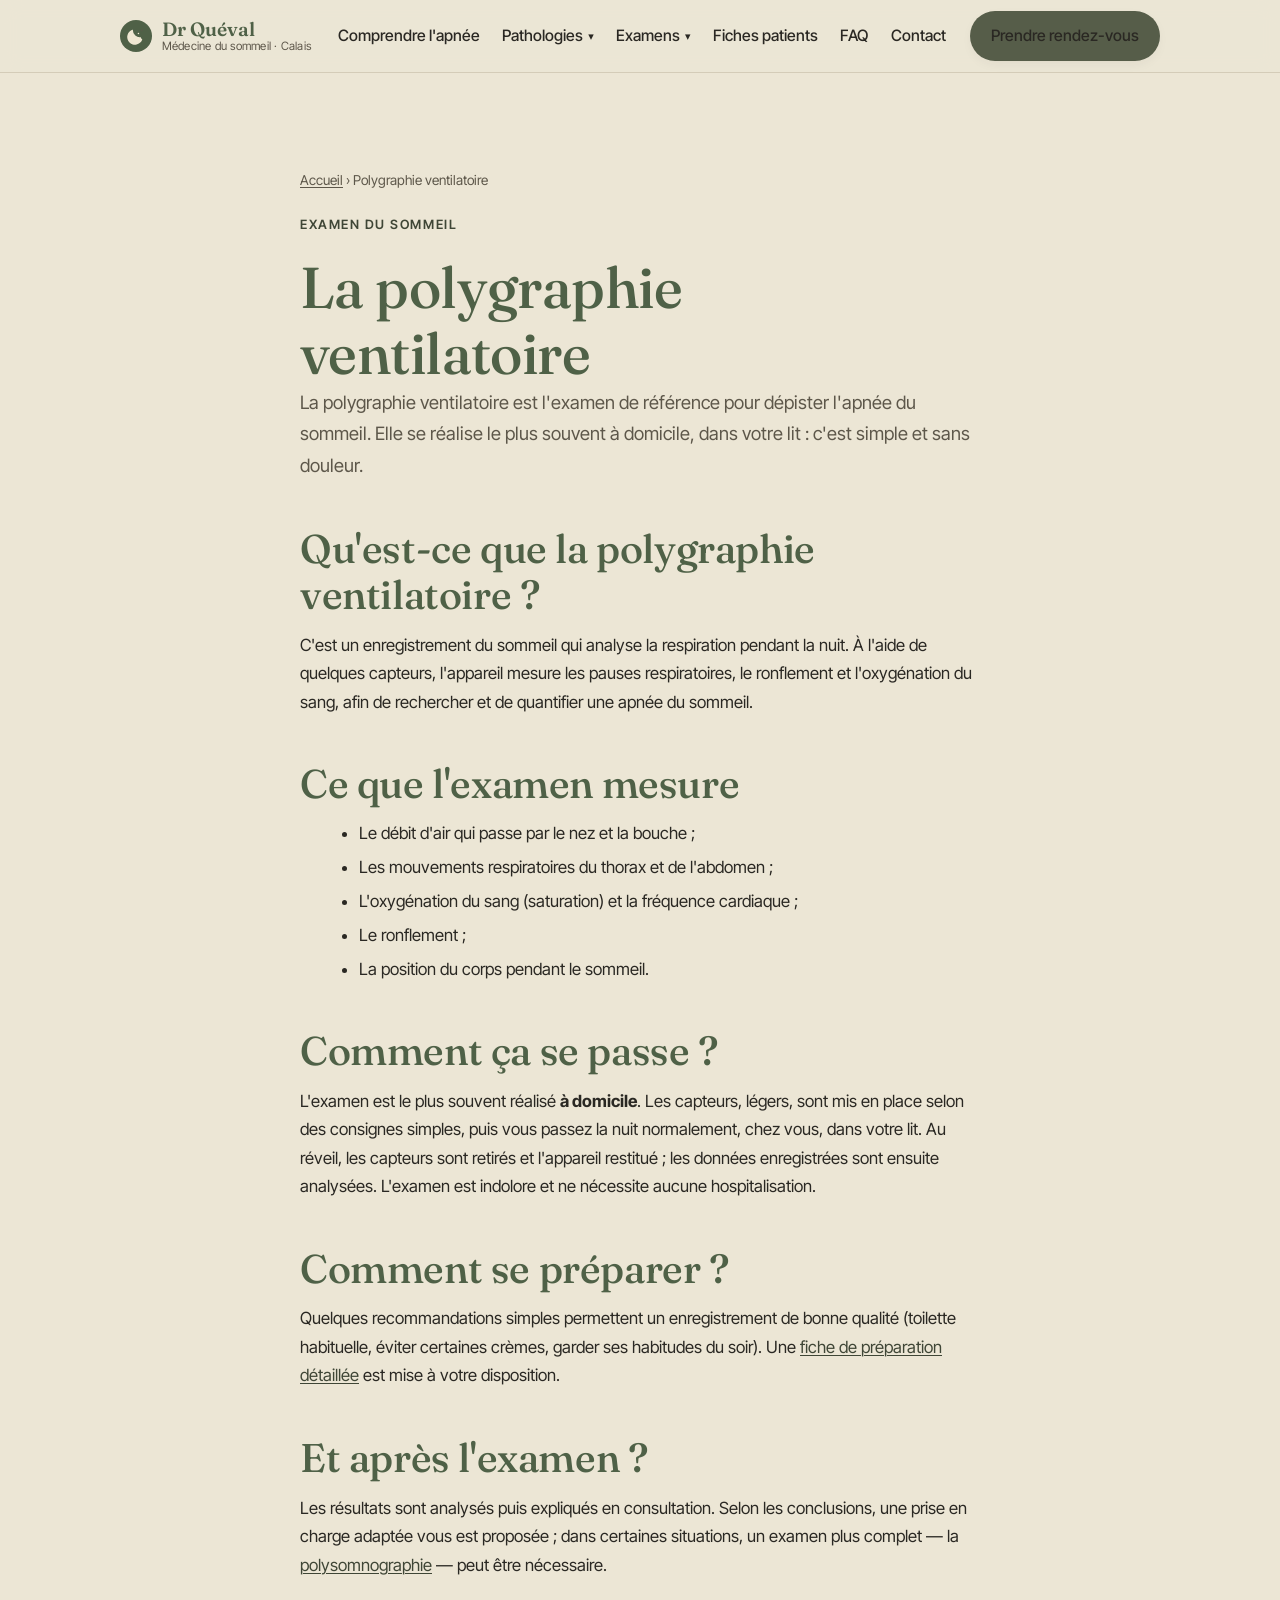
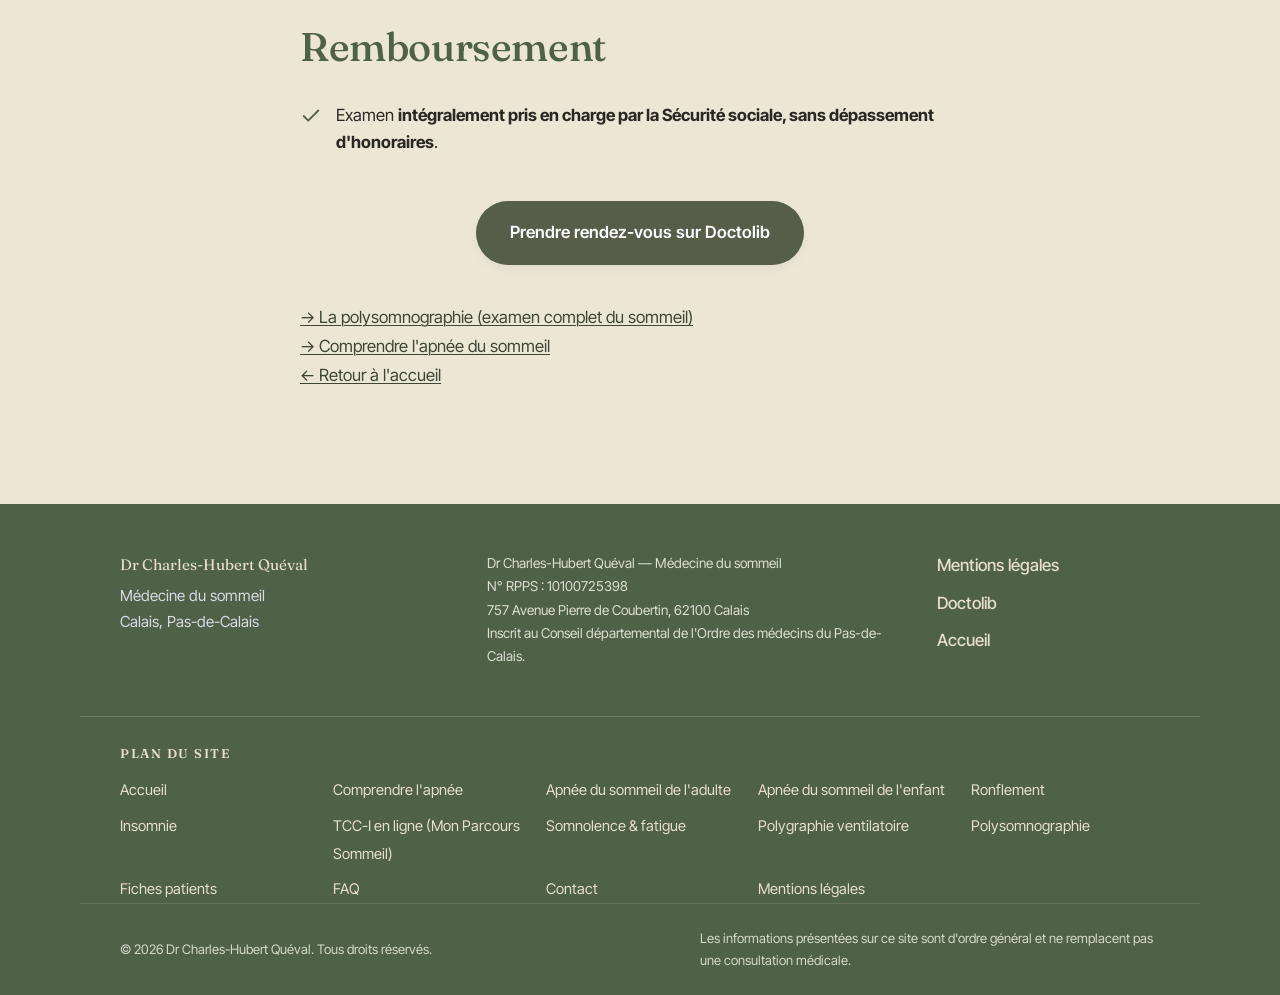
<file: polygraphie-ventilatoire.html>
<!DOCTYPE html>
<html lang="fr">
<head>
  <meta charset="UTF-8" />
  <meta name="viewport" content="width=device-width, initial-scale=1.0" />

  <!-- ============ SEO ============ -->
  <title>Polygraphie ventilatoire à Calais : déroulement, à domicile, remboursement | Dr Quéval</title>
  <meta name="description" content="La polygraphie ventilatoire est un enregistrement du sommeil réalisé à domicile pour dépister l'apnée du sommeil. Déroulement, préparation, durée, remboursement. À Calais avec le Dr Quéval." />
  <meta name="author" content="Dr Charles-Hubert Quéval" />
  <meta name="robots" content="index, follow" />
  <link rel="canonical" href="https://sommeil-calais.fr/polygraphie-ventilatoire.html" />
  <meta name="theme-color" content="#4f6147" />

  <!-- ============ OPEN GRAPH ============ -->
  <meta property="og:type" content="article" />
  <meta property="og:locale" content="fr_FR" />
  <meta property="og:site_name" content="Dr Quéval — Médecine du sommeil à Calais" />
  <meta property="og:title" content="Polygraphie ventilatoire — déroulement et remboursement" />
  <meta property="og:description" content="Enregistrement du sommeil à domicile pour dépister l'apnée. Déroulement, préparation, remboursement. À Calais." />
  <meta property="og:url" content="https://sommeil-calais.fr/polygraphie-ventilatoire.html" />
  <meta property="og:image" content="https://sommeil-calais.fr/images/og-image.png" />

  <!-- ============ FAVICON ============ -->
  <link rel="icon" type="image/svg+xml" href="favicon.svg" />
  <link rel="icon" type="image/x-icon" href="favicon.ico" />
  <link rel="apple-touch-icon" href="images/apple-touch-icon.png" />

  <!-- ============ POLICES ============ -->
  <link rel="preconnect" href="https://fonts.googleapis.com" />
  <link rel="preconnect" href="https://fonts.gstatic.com" crossorigin />
  <link rel="stylesheet" href="https://fonts.googleapis.com/css2?family=Fraunces:opsz,wght@9..144,400;9..144,500;9..144,600&family=Inter+Tight:wght@400;500;600&display=swap" />
  <link rel="stylesheet" href="style.css" />

  <!-- ============ DONNÉES STRUCTURÉES ============ -->
  <script type="application/ld+json">
  {
    "@context": "https://schema.org",
    "@type": "MedicalWebPage",
    "name": "Polygraphie ventilatoire",
    "url": "https://sommeil-calais.fr/polygraphie-ventilatoire.html",
    "inLanguage": "fr",
    "description": "Enregistrement du sommeil réalisé à domicile pour le dépistage de l'apnée du sommeil : déroulement, préparation, remboursement.",
    "about": {
      "@type": "MedicalProcedure",
      "name": "Polygraphie ventilatoire"
    },
    "author": {
      "@type": "Physician",
      "name": "Dr Charles-Hubert Quéval",
      "url": "https://sommeil-calais.fr/"
    },
    "publisher": {
      "@type": "Physician",
      "name": "Dr Charles-Hubert Quéval",
      "url": "https://sommeil-calais.fr/"
    }
  }
  </script>
  <script type="application/ld+json">
  {
    "@context": "https://schema.org",
    "@type": "BreadcrumbList",
    "itemListElement": [
      { "@type": "ListItem", "position": 1, "name": "Accueil", "item": "https://sommeil-calais.fr/" },
      { "@type": "ListItem", "position": 2, "name": "Polygraphie ventilatoire", "item": "https://sommeil-calais.fr/polygraphie-ventilatoire.html" }
    ]
  }
  </script>
</head>

<body>
  <a class="skip-link" href="#contenu">Aller au contenu principal</a>

  <!-- EN-TÊTE -->
  <header class="site-header">
    <div class="container header-inner">
      <a href="index.html" class="brand" aria-label="Accueil — Dr Quéval, médecine du sommeil">
        <svg class="brand-icon" width="32" height="32" viewBox="0 0 32 32" aria-hidden="true" focusable="false">
          <path d="M22 17.5A8.5 8.5 0 0 1 12.2 9a0.6 0.6 0 0 0-0.86-0.62A9.5 9.5 0 1 0 23.6 20.6a0.6 0.6 0 0 0-0.62-0.86A8.6 8.6 0 0 1 22 17.5Z" fill="#efe7d2"/>
          <circle cx="23" cy="9" r="1.4" fill="#565d49"/>
          <circle cx="19" cy="13" r="0.9" fill="#efe7d2"/>
        </svg>
        <span class="brand-text">
          <strong>Dr Quéval</strong>
          <span class="brand-sub">Médecine du sommeil · Calais</span>
        </span>
      </a>

      <button class="nav-toggle" id="navToggle" aria-expanded="false" aria-controls="navMenu" aria-label="Ouvrir le menu de navigation">
        <span class="nav-toggle-bar"></span>
        <span class="nav-toggle-bar"></span>
        <span class="nav-toggle-bar"></span>
      </button>

      <nav class="nav" id="navMenu" aria-label="Navigation principale">
        <ul>
          <li><a href="index.html#apnee">Comprendre l'apnée</a></li>
          <li class="nav-item-sub">
            <details class="nav-sub">
              <summary>Pathologies</summary>
              <ul class="nav-submenu">
                <li><a href="apnee-du-sommeil-adulte.html">Apnée de l'adulte</a></li>
                <li><a href="apnee-du-sommeil-enfant.html">Apnée de l'enfant</a></li>
                <li><a href="ronflement.html">Ronflement</a></li>
                <li><a href="insomnie.html">Insomnie</a></li>
                <li><a href="somnolence-fatigue.html">Somnolence &amp; fatigue</a></li>
              </ul>
            </details>
          </li>
          <li class="nav-item-sub">
            <details class="nav-sub">
              <summary>Examens</summary>
              <ul class="nav-submenu">
                <li><a href="polygraphie-ventilatoire.html">Polygraphie ventilatoire</a></li>
                <li><a href="polysomnographie.html">Polysomnographie</a></li>
              </ul>
            </details>
          </li>
          <li><a href="notices.html">Fiches patients</a></li>
          <li><a href="index.html#faq">FAQ</a></li>
          <li><a href="index.html#contact">Contact</a></li>
        </ul>
        <a class="btn btn-primary nav-cta" href="https://www.doctolib.fr/medecin-generaliste/calais/charles-hubert-queval" target="_blank" rel="noopener" aria-label="Prendre rendez-vous sur Doctolib (nouvel onglet)">Prendre rendez-vous</a>
      </nav>
    </div>
  </header>

  <main id="contenu" class="section">
    <div class="container narrow prose">
      <nav class="breadcrumb" aria-label="Fil d'Ariane">
        <a href="index.html">Accueil</a> › Polygraphie ventilatoire
      </nav>

      <p class="eyebrow">Examen du sommeil</p>
      <h1 style="color: var(--bleu-nuit);">La polygraphie ventilatoire</h1>
      <p class="lead">
        La polygraphie ventilatoire est l'examen de référence pour dépister l'apnée du
        sommeil. Elle se réalise le plus souvent à domicile, dans votre lit&nbsp;: c'est simple
        et sans douleur.
      </p>

      <h2>Qu'est-ce que la polygraphie ventilatoire ?</h2>
      <p>
        C'est un enregistrement du sommeil qui analyse la respiration pendant la nuit. À
        l'aide de quelques capteurs, l'appareil mesure les pauses respiratoires, le
        ronflement et l'oxygénation du sang, afin de rechercher et de quantifier une apnée
        du sommeil.
      </p>

      <h2>Ce que l'examen mesure</h2>
      <ul>
        <li>Le débit d'air qui passe par le nez et la bouche&nbsp;;</li>
        <li>Les mouvements respiratoires du thorax et de l'abdomen&nbsp;;</li>
        <li>L'oxygénation du sang (saturation) et la fréquence cardiaque&nbsp;;</li>
        <li>Le ronflement&nbsp;;</li>
        <li>La position du corps pendant le sommeil.</li>
      </ul>

      <h2>Comment ça se passe ?</h2>
      <p>
        L'examen est le plus souvent réalisé <strong>à domicile</strong>. Les capteurs,
        légers, sont mis en place selon des consignes simples, puis vous passez la nuit
        normalement, chez vous, dans votre lit. Au réveil, les capteurs sont retirés et
        l'appareil restitué&nbsp;; les données enregistrées sont ensuite analysées. L'examen
        est indolore et ne nécessite aucune hospitalisation.
      </p>

      <h2>Comment se préparer ?</h2>
      <p>
        Quelques recommandations simples permettent un enregistrement de bonne qualité
        (toilette habituelle, éviter certaines crèmes, garder ses habitudes du soir). Une
        <a href="notices.html">fiche de préparation détaillée</a> est mise à votre
        disposition.
      </p>

      <h2>Et après l'examen ?</h2>
      <p>
        Les résultats sont analysés puis expliqués en consultation. Selon les conclusions,
        une prise en charge adaptée vous est proposée&nbsp;; dans certaines situations, un
        examen plus complet — la <a href="polysomnographie.html">polysomnographie</a> — peut
        être nécessaire.
      </p>

      <h2>Remboursement</h2>
      <ul class="info-list">
        <li>
          <svg width="22" height="22" viewBox="0 0 24 24" fill="none" stroke="#565d49" stroke-width="2" stroke-linecap="round" stroke-linejoin="round" aria-hidden="true"><path d="M20 6 9 17l-5-5"/></svg>
          <span>Examen <strong>intégralement pris en charge par la Sécurité sociale, sans dépassement d'honoraires</strong>.</span>
        </li>
      </ul>

      <div class="page-cta">
        <a class="btn btn-primary btn-lg" href="https://www.doctolib.fr/medecin-generaliste/calais/charles-hubert-queval" target="_blank" rel="noopener" aria-label="Prendre rendez-vous sur Doctolib (nouvel onglet)">
          Prendre rendez-vous sur Doctolib
        </a>
      </div>

      <p>
        <a href="polysomnographie.html">→ La polysomnographie (examen complet du sommeil)</a><br />
        <a href="index.html#apnee">→ Comprendre l'apnée du sommeil</a><br />
        <a href="index.html">← Retour à l'accueil</a>
      </p>
    </div>
  </main>

  <!-- PIED DE PAGE -->
  <footer class="site-footer">
    <div class="container footer-inner">
      <div class="footer-col">
        <p class="footer-name">Dr Charles-Hubert Quéval</p>
        <p>Médecine du sommeil<br />Calais, Pas-de-Calais</p>
      </div>
      <div class="footer-col footer-legal">
        <p>
          Dr Charles-Hubert Quéval — Médecine du sommeil<br />
          N° RPPS&nbsp;: 10100725398<br />
          757 Avenue Pierre de Coubertin, 62100 Calais<br />
          Inscrit au Conseil départemental de l'Ordre des médecins du Pas-de-Calais.
        </p>
      </div>
      <div class="footer-col footer-links">
        <a href="mentions-legales.html">Mentions légales</a>
        <a href="https://www.doctolib.fr/medecin-generaliste/calais/charles-hubert-queval" target="_blank" rel="noopener">Doctolib</a>
        <a href="index.html">Accueil</a>
      </div>
    </div>

    <nav class="container footer-sitemap" aria-label="Plan du site">
      <h2 class="footer-sitemap-title">Plan du site</h2>
      <ul>
        <li><a href="index.html">Accueil</a></li>
        <li><a href="index.html#apnee">Comprendre l'apnée</a></li>
        <li><a href="apnee-du-sommeil-adulte.html">Apnée du sommeil de l'adulte</a></li>
        <li><a href="apnee-du-sommeil-enfant.html">Apnée du sommeil de l'enfant</a></li>
        <li><a href="ronflement.html">Ronflement</a></li>
        <li><a href="insomnie.html">Insomnie</a></li>
        <li><a href="https://monparcourssommeil.fr/" rel="noopener">TCC-I en ligne (Mon Parcours Sommeil)</a></li>
        <li><a href="somnolence-fatigue.html">Somnolence &amp; fatigue</a></li>
        <li><a href="polygraphie-ventilatoire.html">Polygraphie ventilatoire</a></li>
        <li><a href="polysomnographie.html">Polysomnographie</a></li>
        <li><a href="notices.html">Fiches patients</a></li>
        <li><a href="index.html#faq">FAQ</a></li>
        <li><a href="index.html#contact">Contact</a></li>
        <li><a href="mentions-legales.html">Mentions légales</a></li>
      </ul>
    </nav>

    <div class="container footer-bottom">
      <p>© 2026 Dr Charles-Hubert Quéval. Tous droits réservés.</p>
      <p class="footer-disclaimer">Les informations présentées sur ce site sont d'ordre général et ne remplacent pas une consultation médicale.</p>
    </div>
  </footer>

  <script src="script.js" defer></script>
</body>
</html>
</file>
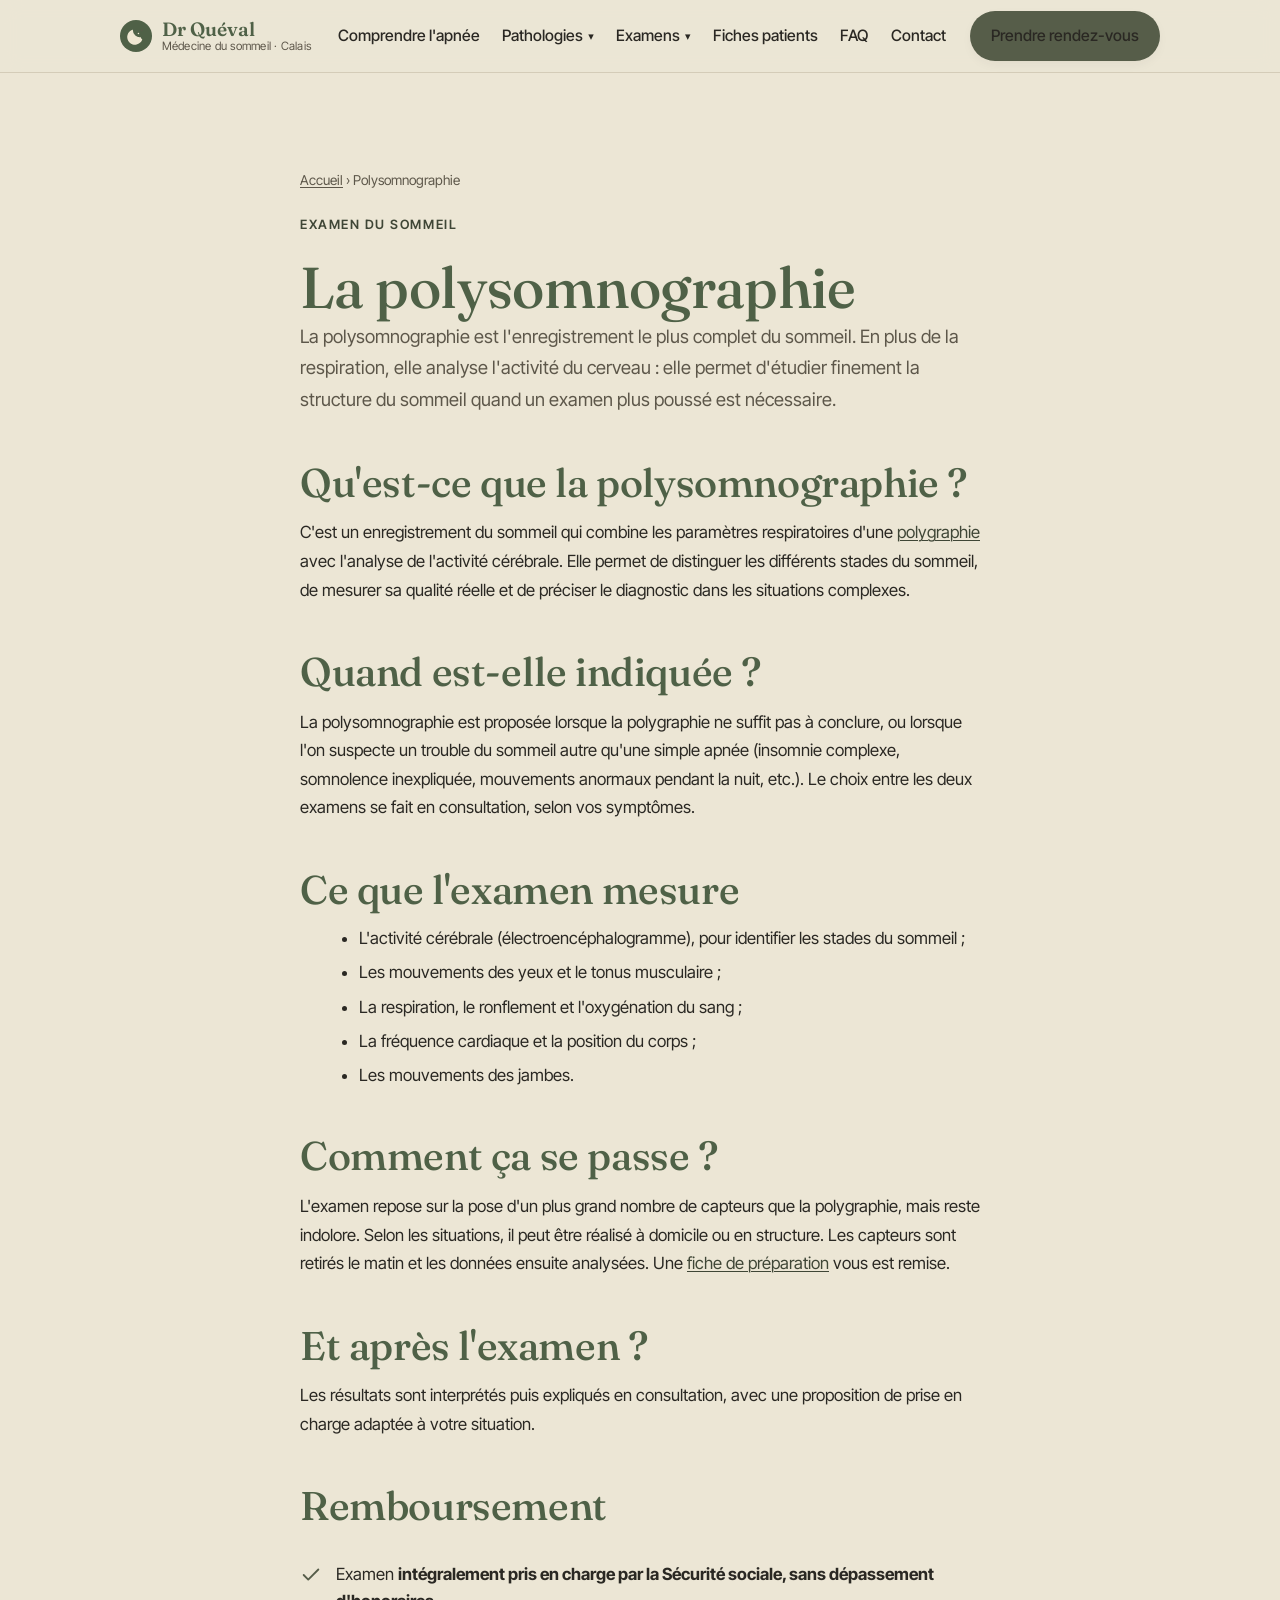
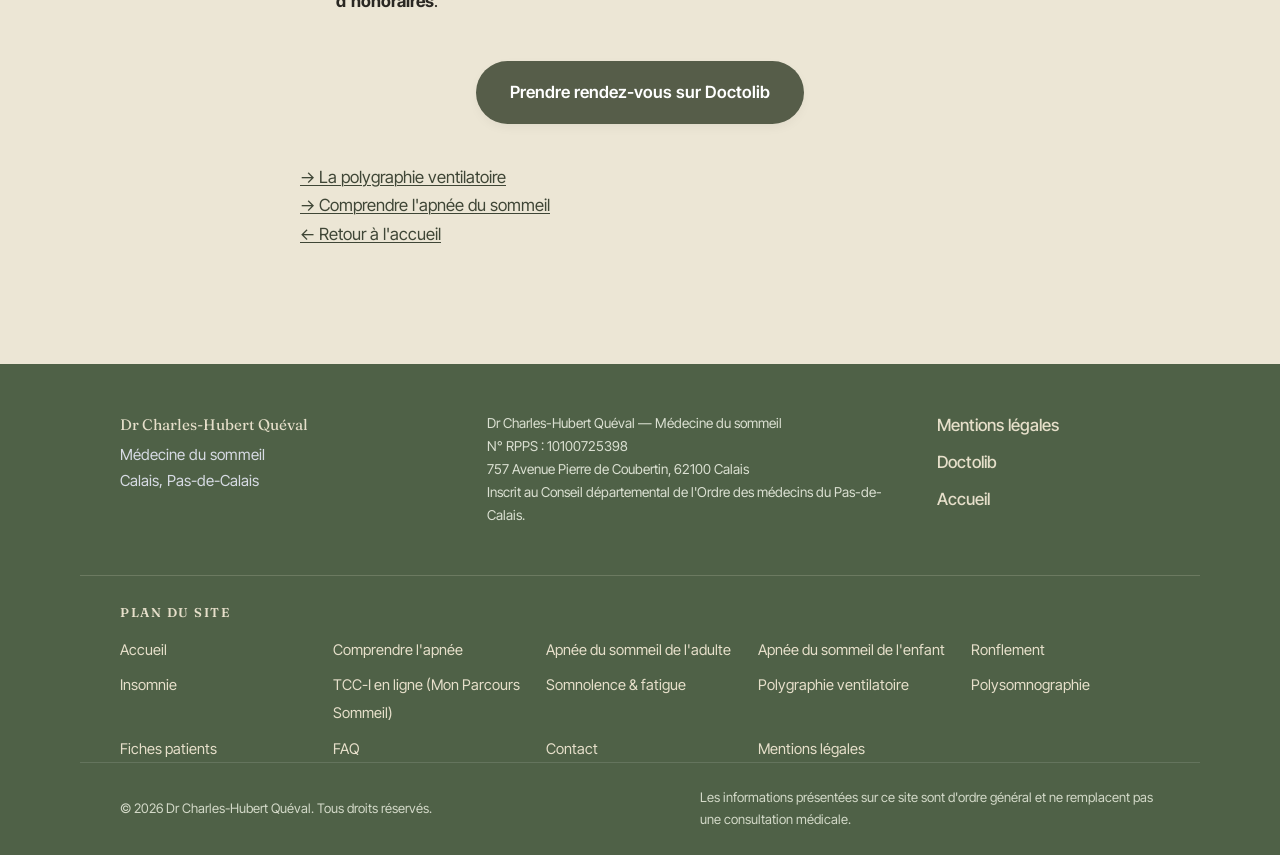
<file: polysomnographie.html>
<!DOCTYPE html>
<html lang="fr">
<head>
  <meta charset="UTF-8" />
  <meta name="viewport" content="width=device-width, initial-scale=1.0" />

  <!-- ============ SEO ============ -->
  <title>Polysomnographie à Calais : examen complet du sommeil, déroulement, remboursement | Dr Quéval</title>
  <meta name="description" content="La polysomnographie est l'enregistrement le plus complet du sommeil : respiration, oxygénation et activité cérébrale. Indications, déroulement, remboursement. À Calais avec le Dr Quéval." />
  <meta name="author" content="Dr Charles-Hubert Quéval" />
  <meta name="robots" content="index, follow" />
  <link rel="canonical" href="https://sommeil-calais.fr/polysomnographie.html" />
  <meta name="theme-color" content="#4f6147" />

  <!-- ============ OPEN GRAPH ============ -->
  <meta property="og:type" content="article" />
  <meta property="og:locale" content="fr_FR" />
  <meta property="og:site_name" content="Dr Quéval — Médecine du sommeil à Calais" />
  <meta property="og:title" content="Polysomnographie — examen complet du sommeil" />
  <meta property="og:description" content="L'enregistrement le plus complet du sommeil, incluant l'activité cérébrale. Indications, déroulement, remboursement. À Calais." />
  <meta property="og:url" content="https://sommeil-calais.fr/polysomnographie.html" />
  <meta property="og:image" content="https://sommeil-calais.fr/images/og-image.png" />

  <!-- ============ FAVICON ============ -->
  <link rel="icon" type="image/svg+xml" href="favicon.svg" />
  <link rel="icon" type="image/x-icon" href="favicon.ico" />
  <link rel="apple-touch-icon" href="images/apple-touch-icon.png" />

  <!-- ============ POLICES ============ -->
  <link rel="preconnect" href="https://fonts.googleapis.com" />
  <link rel="preconnect" href="https://fonts.gstatic.com" crossorigin />
  <link rel="stylesheet" href="https://fonts.googleapis.com/css2?family=Fraunces:opsz,wght@9..144,400;9..144,500;9..144,600&family=Inter+Tight:wght@400;500;600&display=swap" />
  <link rel="stylesheet" href="style.css" />

  <!-- ============ DONNÉES STRUCTURÉES ============ -->
  <script type="application/ld+json">
  {
    "@context": "https://schema.org",
    "@type": "MedicalWebPage",
    "name": "Polysomnographie",
    "url": "https://sommeil-calais.fr/polysomnographie.html",
    "inLanguage": "fr",
    "description": "Enregistrement complet du sommeil, incluant l'activité cérébrale : indications, déroulement, remboursement.",
    "about": {
      "@type": "MedicalProcedure",
      "name": "Polysomnographie"
    },
    "author": {
      "@type": "Physician",
      "name": "Dr Charles-Hubert Quéval",
      "url": "https://sommeil-calais.fr/"
    },
    "publisher": {
      "@type": "Physician",
      "name": "Dr Charles-Hubert Quéval",
      "url": "https://sommeil-calais.fr/"
    }
  }
  </script>
  <script type="application/ld+json">
  {
    "@context": "https://schema.org",
    "@type": "BreadcrumbList",
    "itemListElement": [
      { "@type": "ListItem", "position": 1, "name": "Accueil", "item": "https://sommeil-calais.fr/" },
      { "@type": "ListItem", "position": 2, "name": "Polysomnographie", "item": "https://sommeil-calais.fr/polysomnographie.html" }
    ]
  }
  </script>
</head>

<body>
  <a class="skip-link" href="#contenu">Aller au contenu principal</a>

  <!-- EN-TÊTE -->
  <header class="site-header">
    <div class="container header-inner">
      <a href="index.html" class="brand" aria-label="Accueil — Dr Quéval, médecine du sommeil">
        <svg class="brand-icon" width="32" height="32" viewBox="0 0 32 32" aria-hidden="true" focusable="false">
          <path d="M22 17.5A8.5 8.5 0 0 1 12.2 9a0.6 0.6 0 0 0-0.86-0.62A9.5 9.5 0 1 0 23.6 20.6a0.6 0.6 0 0 0-0.62-0.86A8.6 8.6 0 0 1 22 17.5Z" fill="#efe7d2"/>
          <circle cx="23" cy="9" r="1.4" fill="#565d49"/>
          <circle cx="19" cy="13" r="0.9" fill="#efe7d2"/>
        </svg>
        <span class="brand-text">
          <strong>Dr Quéval</strong>
          <span class="brand-sub">Médecine du sommeil · Calais</span>
        </span>
      </a>

      <button class="nav-toggle" id="navToggle" aria-expanded="false" aria-controls="navMenu" aria-label="Ouvrir le menu de navigation">
        <span class="nav-toggle-bar"></span>
        <span class="nav-toggle-bar"></span>
        <span class="nav-toggle-bar"></span>
      </button>

      <nav class="nav" id="navMenu" aria-label="Navigation principale">
        <ul>
          <li><a href="index.html#apnee">Comprendre l'apnée</a></li>
          <li class="nav-item-sub">
            <details class="nav-sub">
              <summary>Pathologies</summary>
              <ul class="nav-submenu">
                <li><a href="apnee-du-sommeil-adulte.html">Apnée de l'adulte</a></li>
                <li><a href="apnee-du-sommeil-enfant.html">Apnée de l'enfant</a></li>
                <li><a href="ronflement.html">Ronflement</a></li>
                <li><a href="insomnie.html">Insomnie</a></li>
                <li><a href="somnolence-fatigue.html">Somnolence &amp; fatigue</a></li>
              </ul>
            </details>
          </li>
          <li class="nav-item-sub">
            <details class="nav-sub">
              <summary>Examens</summary>
              <ul class="nav-submenu">
                <li><a href="polygraphie-ventilatoire.html">Polygraphie ventilatoire</a></li>
                <li><a href="polysomnographie.html">Polysomnographie</a></li>
              </ul>
            </details>
          </li>
          <li><a href="notices.html">Fiches patients</a></li>
          <li><a href="index.html#faq">FAQ</a></li>
          <li><a href="index.html#contact">Contact</a></li>
        </ul>
        <a class="btn btn-primary nav-cta" href="https://www.doctolib.fr/medecin-generaliste/calais/charles-hubert-queval" target="_blank" rel="noopener" aria-label="Prendre rendez-vous sur Doctolib (nouvel onglet)">Prendre rendez-vous</a>
      </nav>
    </div>
  </header>

  <main id="contenu" class="section">
    <div class="container narrow prose">
      <nav class="breadcrumb" aria-label="Fil d'Ariane">
        <a href="index.html">Accueil</a> › Polysomnographie
      </nav>

      <p class="eyebrow">Examen du sommeil</p>
      <h1 style="color: var(--bleu-nuit);">La polysomnographie</h1>
      <p class="lead">
        La polysomnographie est l'enregistrement le plus complet du sommeil. En plus de la
        respiration, elle analyse l'activité du cerveau&nbsp;: elle permet d'étudier finement
        la structure du sommeil quand un examen plus poussé est nécessaire.
      </p>

      <h2>Qu'est-ce que la polysomnographie ?</h2>
      <p>
        C'est un enregistrement du sommeil qui combine les paramètres respiratoires d'une
        <a href="polygraphie-ventilatoire.html">polygraphie</a> avec l'analyse de
        l'activité cérébrale. Elle permet de distinguer les différents stades du sommeil,
        de mesurer sa qualité réelle et de préciser le diagnostic dans les situations
        complexes.
      </p>

      <h2>Quand est-elle indiquée ?</h2>
      <p>
        La polysomnographie est proposée lorsque la polygraphie ne suffit pas à conclure,
        ou lorsque l'on suspecte un trouble du sommeil autre qu'une simple apnée
        (insomnie complexe, somnolence inexpliquée, mouvements anormaux pendant la nuit,
        etc.). Le choix entre les deux examens se fait en consultation, selon vos
        symptômes.
      </p>

      <h2>Ce que l'examen mesure</h2>
      <ul>
        <li>L'activité cérébrale (électroencéphalogramme), pour identifier les stades du sommeil&nbsp;;</li>
        <li>Les mouvements des yeux et le tonus musculaire&nbsp;;</li>
        <li>La respiration, le ronflement et l'oxygénation du sang&nbsp;;</li>
        <li>La fréquence cardiaque et la position du corps&nbsp;;</li>
        <li>Les mouvements des jambes.</li>
      </ul>

      <h2>Comment ça se passe ?</h2>
      <p>
        L'examen repose sur la pose d'un plus grand nombre de capteurs que la polygraphie,
        mais reste indolore. Selon les situations, il peut être réalisé à domicile ou en
        structure. Les capteurs sont retirés le matin et les données ensuite analysées.
        Une <a href="notices.html">fiche de préparation</a> vous est remise.
      </p>

      <h2>Et après l'examen ?</h2>
      <p>
        Les résultats sont interprétés puis expliqués en consultation, avec une proposition
        de prise en charge adaptée à votre situation.
      </p>

      <h2>Remboursement</h2>
      <ul class="info-list">
        <li>
          <svg width="22" height="22" viewBox="0 0 24 24" fill="none" stroke="#565d49" stroke-width="2" stroke-linecap="round" stroke-linejoin="round" aria-hidden="true"><path d="M20 6 9 17l-5-5"/></svg>
          <span>Examen <strong>intégralement pris en charge par la Sécurité sociale, sans dépassement d'honoraires</strong>.</span>
        </li>
      </ul>

      <div class="page-cta">
        <a class="btn btn-primary btn-lg" href="https://www.doctolib.fr/medecin-generaliste/calais/charles-hubert-queval" target="_blank" rel="noopener" aria-label="Prendre rendez-vous sur Doctolib (nouvel onglet)">
          Prendre rendez-vous sur Doctolib
        </a>
      </div>

      <p>
        <a href="polygraphie-ventilatoire.html">→ La polygraphie ventilatoire</a><br />
        <a href="index.html#apnee">→ Comprendre l'apnée du sommeil</a><br />
        <a href="index.html">← Retour à l'accueil</a>
      </p>
    </div>
  </main>

  <!-- PIED DE PAGE -->
  <footer class="site-footer">
    <div class="container footer-inner">
      <div class="footer-col">
        <p class="footer-name">Dr Charles-Hubert Quéval</p>
        <p>Médecine du sommeil<br />Calais, Pas-de-Calais</p>
      </div>
      <div class="footer-col footer-legal">
        <p>
          Dr Charles-Hubert Quéval — Médecine du sommeil<br />
          N° RPPS&nbsp;: 10100725398<br />
          757 Avenue Pierre de Coubertin, 62100 Calais<br />
          Inscrit au Conseil départemental de l'Ordre des médecins du Pas-de-Calais.
        </p>
      </div>
      <div class="footer-col footer-links">
        <a href="mentions-legales.html">Mentions légales</a>
        <a href="https://www.doctolib.fr/medecin-generaliste/calais/charles-hubert-queval" target="_blank" rel="noopener">Doctolib</a>
        <a href="index.html">Accueil</a>
      </div>
    </div>

    <nav class="container footer-sitemap" aria-label="Plan du site">
      <h2 class="footer-sitemap-title">Plan du site</h2>
      <ul>
        <li><a href="index.html">Accueil</a></li>
        <li><a href="index.html#apnee">Comprendre l'apnée</a></li>
        <li><a href="apnee-du-sommeil-adulte.html">Apnée du sommeil de l'adulte</a></li>
        <li><a href="apnee-du-sommeil-enfant.html">Apnée du sommeil de l'enfant</a></li>
        <li><a href="ronflement.html">Ronflement</a></li>
        <li><a href="insomnie.html">Insomnie</a></li>
        <li><a href="https://monparcourssommeil.fr/" rel="noopener">TCC-I en ligne (Mon Parcours Sommeil)</a></li>
        <li><a href="somnolence-fatigue.html">Somnolence &amp; fatigue</a></li>
        <li><a href="polygraphie-ventilatoire.html">Polygraphie ventilatoire</a></li>
        <li><a href="polysomnographie.html">Polysomnographie</a></li>
        <li><a href="notices.html">Fiches patients</a></li>
        <li><a href="index.html#faq">FAQ</a></li>
        <li><a href="index.html#contact">Contact</a></li>
        <li><a href="mentions-legales.html">Mentions légales</a></li>
      </ul>
    </nav>

    <div class="container footer-bottom">
      <p>© 2026 Dr Charles-Hubert Quéval. Tous droits réservés.</p>
      <p class="footer-disclaimer">Les informations présentées sur ce site sont d'ordre général et ne remplacent pas une consultation médicale.</p>
    </div>
  </footer>

  <script src="script.js" defer></script>
</body>
</html>
</file>
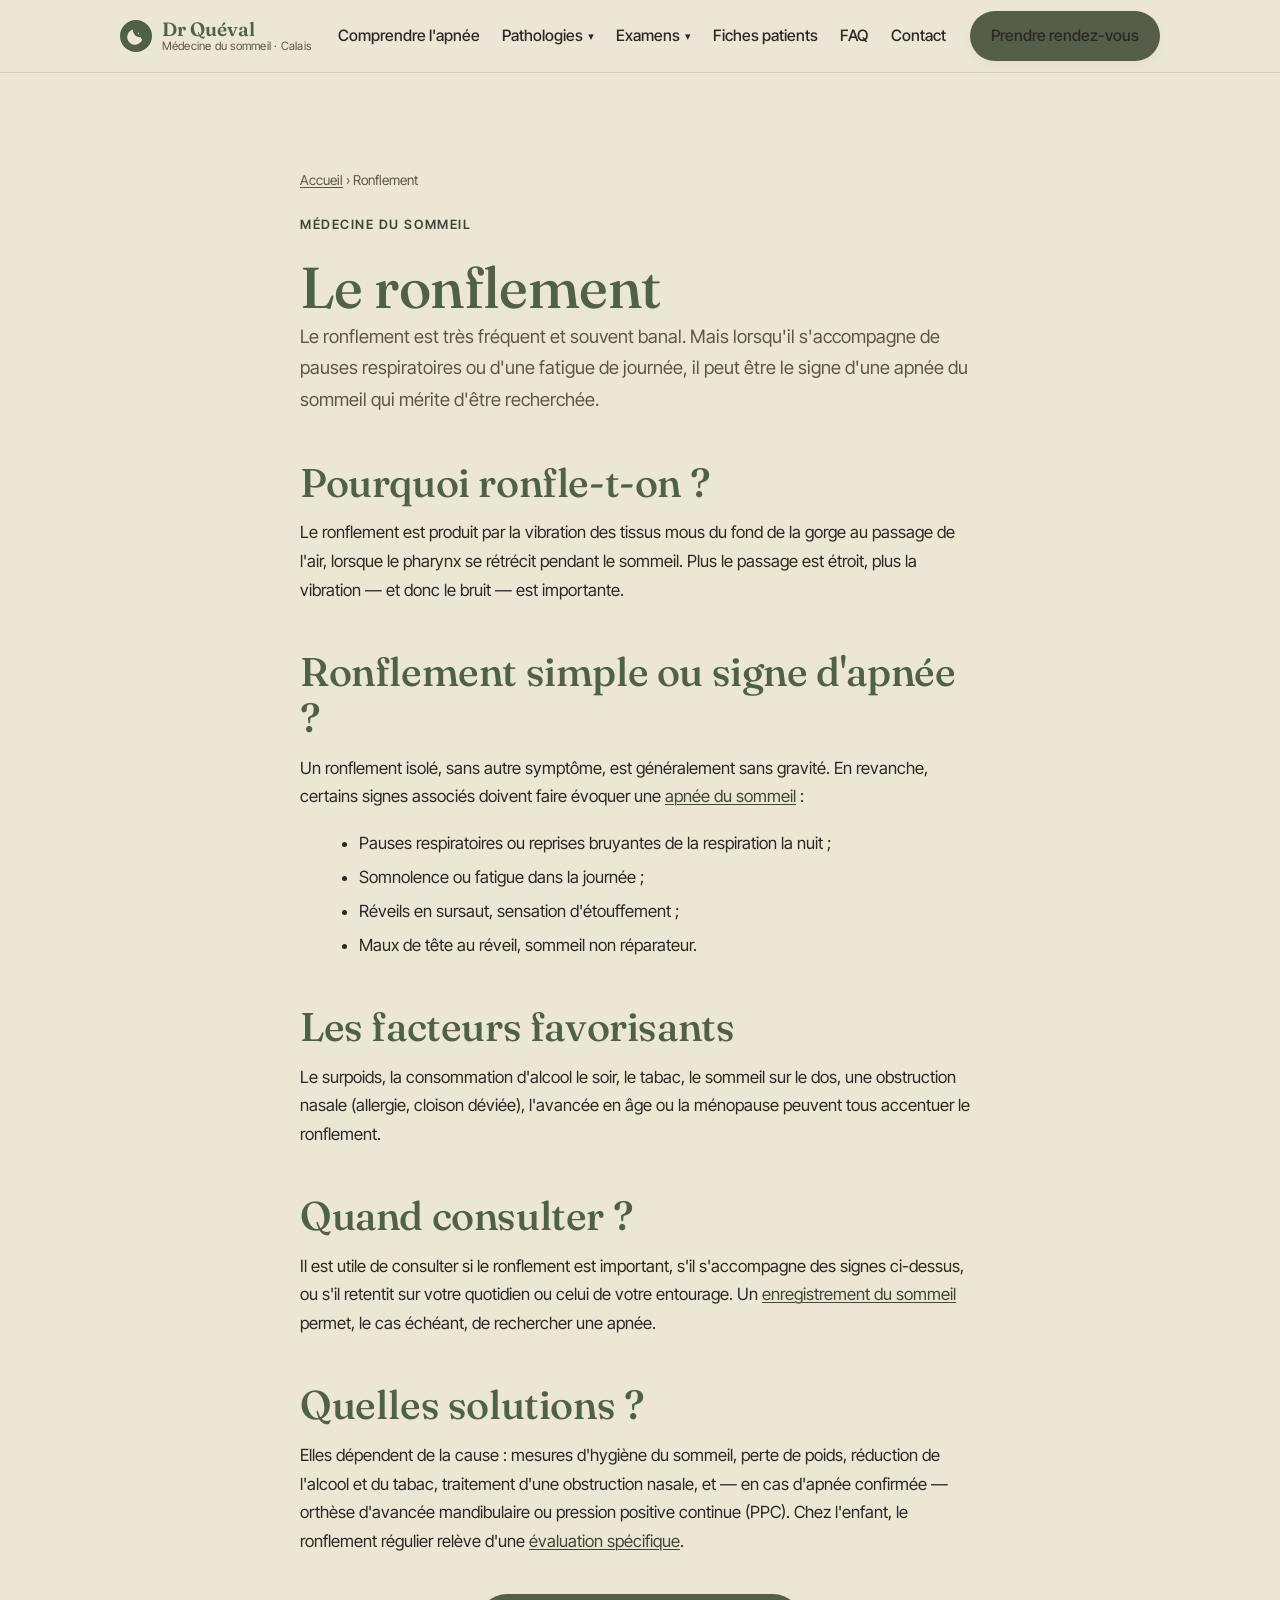
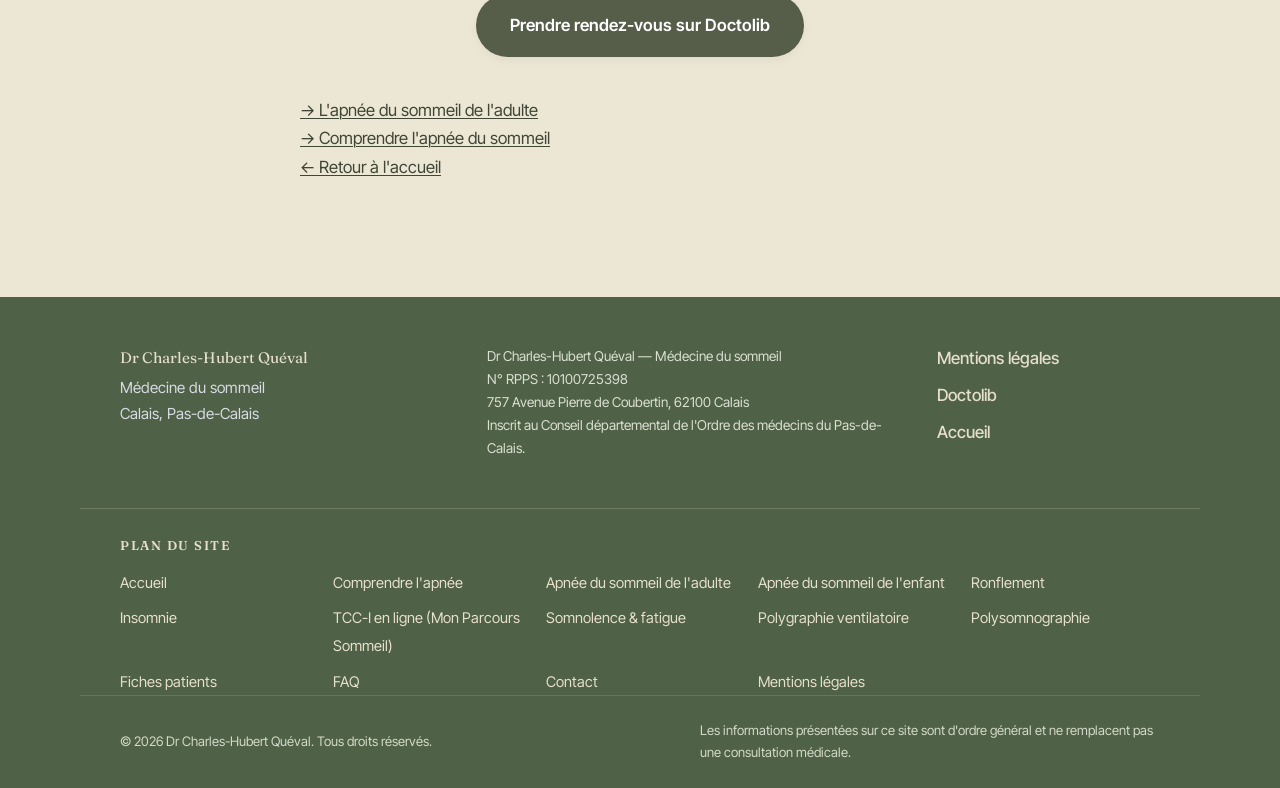
<file: ronflement.html>
<!DOCTYPE html>
<html lang="fr">
<head>
  <meta charset="UTF-8" />
  <meta name="viewport" content="width=device-width, initial-scale=1.0" />

  <!-- ============ SEO ============ -->
  <title>Ronflement à Calais : causes, quand s'inquiéter, solutions | Dr Quéval</title>
  <meta name="description" content="Ronflement chez l'adulte et l'enfant : causes, lien avec l'apnée du sommeil, quand consulter, dépistage et solutions. Consultation de médecine du sommeil à Calais avec le Dr Quéval." />
  <meta name="author" content="Dr Charles-Hubert Quéval" />
  <meta name="robots" content="index, follow" />
  <link rel="canonical" href="https://sommeil-calais.fr/ronflement.html" />
  <meta name="theme-color" content="#4f6147" />

  <!-- ============ OPEN GRAPH ============ -->
  <meta property="og:type" content="article" />
  <meta property="og:locale" content="fr_FR" />
  <meta property="og:site_name" content="Dr Quéval — Médecine du sommeil à Calais" />
  <meta property="og:title" content="Ronflement — causes, quand s'inquiéter, solutions" />
  <meta property="og:description" content="Comprendre le ronflement, son lien avec l'apnée du sommeil et les solutions. Consultation de médecine du sommeil à Calais." />
  <meta property="og:url" content="https://sommeil-calais.fr/ronflement.html" />
  <meta property="og:image" content="https://sommeil-calais.fr/images/og-image.png" />

  <!-- ============ FAVICON ============ -->
  <link rel="icon" type="image/svg+xml" href="favicon.svg" />
  <link rel="icon" type="image/x-icon" href="favicon.ico" />
  <link rel="apple-touch-icon" href="images/apple-touch-icon.png" />

  <!-- ============ POLICES ============ -->
  <link rel="preconnect" href="https://fonts.googleapis.com" />
  <link rel="preconnect" href="https://fonts.gstatic.com" crossorigin />
  <link rel="stylesheet" href="https://fonts.googleapis.com/css2?family=Fraunces:opsz,wght@9..144,400;9..144,500;9..144,600&family=Inter+Tight:wght@400;500;600&display=swap" />
  <link rel="stylesheet" href="style.css" />

  <!-- ============ DONNÉES STRUCTURÉES ============ -->
  <script type="application/ld+json">
  {
    "@context": "https://schema.org",
    "@type": "MedicalWebPage",
    "name": "Ronflement",
    "url": "https://sommeil-calais.fr/ronflement.html",
    "inLanguage": "fr",
    "description": "Causes du ronflement, lien avec l'apnée du sommeil, quand consulter et solutions.",
    "about": { "@type": "MedicalSignOrSymptom", "name": "Ronflement" },
    "author": { "@type": "Physician", "name": "Dr Charles-Hubert Quéval", "url": "https://sommeil-calais.fr/" },
    "publisher": { "@type": "Physician", "name": "Dr Charles-Hubert Quéval", "url": "https://sommeil-calais.fr/" }
  }
  </script>
  <script type="application/ld+json">
  {
    "@context": "https://schema.org",
    "@type": "BreadcrumbList",
    "itemListElement": [
      { "@type": "ListItem", "position": 1, "name": "Accueil", "item": "https://sommeil-calais.fr/" },
      { "@type": "ListItem", "position": 2, "name": "Ronflement", "item": "https://sommeil-calais.fr/ronflement.html" }
    ]
  }
  </script>
</head>

<body>
  <a class="skip-link" href="#contenu">Aller au contenu principal</a>

  <header class="site-header">
    <div class="container header-inner">
      <a href="index.html" class="brand" aria-label="Accueil — Dr Quéval, médecine du sommeil">
        <svg class="brand-icon" width="32" height="32" viewBox="0 0 32 32" aria-hidden="true" focusable="false">
          <path d="M22 17.5A8.5 8.5 0 0 1 12.2 9a0.6 0.6 0 0 0-0.86-0.62A9.5 9.5 0 1 0 23.6 20.6a0.6 0.6 0 0 0-0.62-0.86A8.6 8.6 0 0 1 22 17.5Z" fill="#efe7d2"/>
          <circle cx="23" cy="9" r="1.4" fill="#565d49"/>
          <circle cx="19" cy="13" r="0.9" fill="#efe7d2"/>
        </svg>
        <span class="brand-text">
          <strong>Dr Quéval</strong>
          <span class="brand-sub">Médecine du sommeil · Calais</span>
        </span>
      </a>
      <button class="nav-toggle" id="navToggle" aria-expanded="false" aria-controls="navMenu" aria-label="Ouvrir le menu de navigation">
        <span class="nav-toggle-bar"></span>
        <span class="nav-toggle-bar"></span>
        <span class="nav-toggle-bar"></span>
      </button>
      <nav class="nav" id="navMenu" aria-label="Navigation principale">
        <ul>
          <li><a href="index.html#apnee">Comprendre l'apnée</a></li>
          <li class="nav-item-sub">
            <details class="nav-sub">
              <summary>Pathologies</summary>
              <ul class="nav-submenu">
                <li><a href="apnee-du-sommeil-adulte.html">Apnée de l'adulte</a></li>
                <li><a href="apnee-du-sommeil-enfant.html">Apnée de l'enfant</a></li>
                <li><a href="ronflement.html">Ronflement</a></li>
                <li><a href="insomnie.html">Insomnie</a></li>
                <li><a href="somnolence-fatigue.html">Somnolence &amp; fatigue</a></li>
              </ul>
            </details>
          </li>
          <li class="nav-item-sub">
            <details class="nav-sub">
              <summary>Examens</summary>
              <ul class="nav-submenu">
                <li><a href="polygraphie-ventilatoire.html">Polygraphie ventilatoire</a></li>
                <li><a href="polysomnographie.html">Polysomnographie</a></li>
              </ul>
            </details>
          </li>
          <li><a href="notices.html">Fiches patients</a></li>
          <li><a href="index.html#faq">FAQ</a></li>
          <li><a href="index.html#contact">Contact</a></li>
        </ul>
        <a class="btn btn-primary nav-cta" href="https://www.doctolib.fr/medecin-generaliste/calais/charles-hubert-queval" target="_blank" rel="noopener" aria-label="Prendre rendez-vous sur Doctolib (nouvel onglet)">Prendre rendez-vous</a>
      </nav>
    </div>
  </header>

  <main id="contenu" class="section">
    <div class="container narrow prose">
      <nav class="breadcrumb" aria-label="Fil d'Ariane">
        <a href="index.html">Accueil</a> › Ronflement
      </nav>

      <p class="eyebrow">Médecine du sommeil</p>
      <h1 style="color: var(--bleu-nuit);">Le ronflement</h1>
      <p class="lead">
        Le ronflement est très fréquent et souvent banal. Mais lorsqu'il s'accompagne de
        pauses respiratoires ou d'une fatigue de journée, il peut être le signe d'une
        apnée du sommeil qui mérite d'être recherchée.
      </p>

      <h2>Pourquoi ronfle-t-on ?</h2>
      <p>
        Le ronflement est produit par la vibration des tissus mous du fond de la gorge au
        passage de l'air, lorsque le pharynx se rétrécit pendant le sommeil. Plus le
        passage est étroit, plus la vibration — et donc le bruit — est importante.
      </p>

      <h2>Ronflement simple ou signe d'apnée ?</h2>
      <p>
        Un ronflement isolé, sans autre symptôme, est généralement sans gravité. En
        revanche, certains signes associés doivent faire évoquer une
        <a href="apnee-du-sommeil-adulte.html">apnée du sommeil</a>&nbsp;:
      </p>
      <ul>
        <li>Pauses respiratoires ou reprises bruyantes de la respiration la nuit&nbsp;;</li>
        <li>Somnolence ou fatigue dans la journée&nbsp;;</li>
        <li>Réveils en sursaut, sensation d'étouffement&nbsp;;</li>
        <li>Maux de tête au réveil, sommeil non réparateur.</li>
      </ul>

      <h2>Les facteurs favorisants</h2>
      <p>
        Le surpoids, la consommation d'alcool le soir, le tabac, le sommeil sur le dos, une
        obstruction nasale (allergie, cloison déviée), l'avancée en âge ou la ménopause
        peuvent tous accentuer le ronflement.
      </p>

      <h2>Quand consulter ?</h2>
      <p>
        Il est utile de consulter si le ronflement est important, s'il s'accompagne des
        signes ci-dessus, ou s'il retentit sur votre quotidien ou celui de votre entourage.
        Un <a href="index.html#examens">enregistrement du sommeil</a> permet, le cas
        échéant, de rechercher une apnée.
      </p>

      <h2>Quelles solutions ?</h2>
      <p>
        Elles dépendent de la cause&nbsp;: mesures d'hygiène du sommeil, perte de poids,
        réduction de l'alcool et du tabac, traitement d'une obstruction nasale, et — en cas
        d'apnée confirmée — orthèse d'avancée mandibulaire ou pression positive continue
        (PPC). Chez l'enfant, le ronflement régulier relève d'une
        <a href="apnee-du-sommeil-enfant.html">évaluation spécifique</a>.
      </p>

      <div class="page-cta">
        <a class="btn btn-primary btn-lg" href="https://www.doctolib.fr/medecin-generaliste/calais/charles-hubert-queval" target="_blank" rel="noopener" aria-label="Prendre rendez-vous sur Doctolib (nouvel onglet)">
          Prendre rendez-vous sur Doctolib
        </a>
      </div>

      <p>
        <a href="apnee-du-sommeil-adulte.html">→ L'apnée du sommeil de l'adulte</a><br />
        <a href="index.html#apnee">→ Comprendre l'apnée du sommeil</a><br />
        <a href="index.html">← Retour à l'accueil</a>
      </p>
    </div>
  </main>

  <footer class="site-footer">
    <div class="container footer-inner">
      <div class="footer-col">
        <p class="footer-name">Dr Charles-Hubert Quéval</p>
        <p>Médecine du sommeil<br />Calais, Pas-de-Calais</p>
      </div>
      <div class="footer-col footer-legal">
        <p>
          Dr Charles-Hubert Quéval — Médecine du sommeil<br />
          N° RPPS&nbsp;: 10100725398<br />
          757 Avenue Pierre de Coubertin, 62100 Calais<br />
          Inscrit au Conseil départemental de l'Ordre des médecins du Pas-de-Calais.
        </p>
      </div>
      <div class="footer-col footer-links">
        <a href="mentions-legales.html">Mentions légales</a>
        <a href="https://www.doctolib.fr/medecin-generaliste/calais/charles-hubert-queval" target="_blank" rel="noopener">Doctolib</a>
        <a href="index.html">Accueil</a>
      </div>
    </div>

    <nav class="container footer-sitemap" aria-label="Plan du site">
      <h2 class="footer-sitemap-title">Plan du site</h2>
      <ul>
        <li><a href="index.html">Accueil</a></li>
        <li><a href="index.html#apnee">Comprendre l'apnée</a></li>
        <li><a href="apnee-du-sommeil-adulte.html">Apnée du sommeil de l'adulte</a></li>
        <li><a href="apnee-du-sommeil-enfant.html">Apnée du sommeil de l'enfant</a></li>
        <li><a href="ronflement.html">Ronflement</a></li>
        <li><a href="insomnie.html">Insomnie</a></li>
        <li><a href="https://monparcourssommeil.fr/" rel="noopener">TCC-I en ligne (Mon Parcours Sommeil)</a></li>
        <li><a href="somnolence-fatigue.html">Somnolence &amp; fatigue</a></li>
        <li><a href="polygraphie-ventilatoire.html">Polygraphie ventilatoire</a></li>
        <li><a href="polysomnographie.html">Polysomnographie</a></li>
        <li><a href="notices.html">Fiches patients</a></li>
        <li><a href="index.html#faq">FAQ</a></li>
        <li><a href="index.html#contact">Contact</a></li>
        <li><a href="mentions-legales.html">Mentions légales</a></li>
      </ul>
    </nav>

    <div class="container footer-bottom">
      <p>© 2026 Dr Charles-Hubert Quéval. Tous droits réservés.</p>
      <p class="footer-disclaimer">Les informations présentées sur ce site sont d'ordre général et ne remplacent pas une consultation médicale.</p>
    </div>
  </footer>

  <script src="script.js" defer></script>
</body>
</html>
</file>
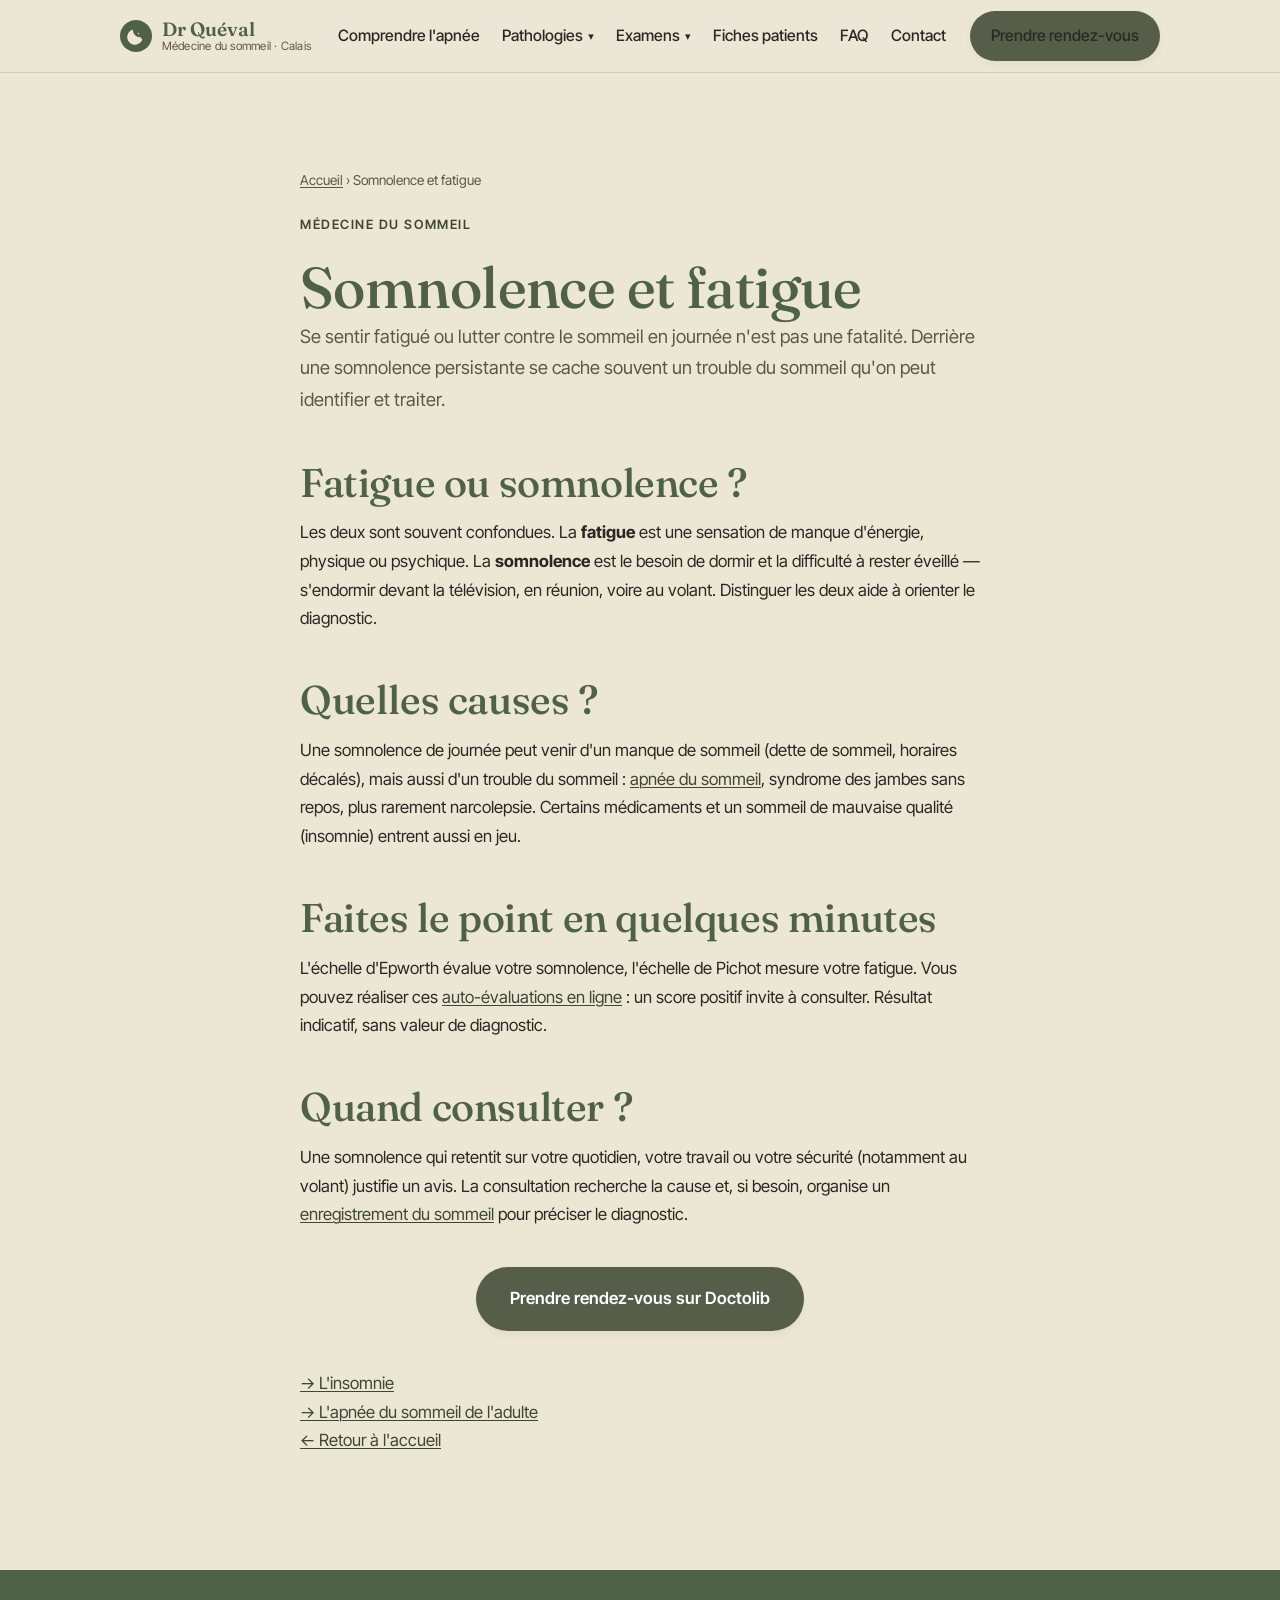
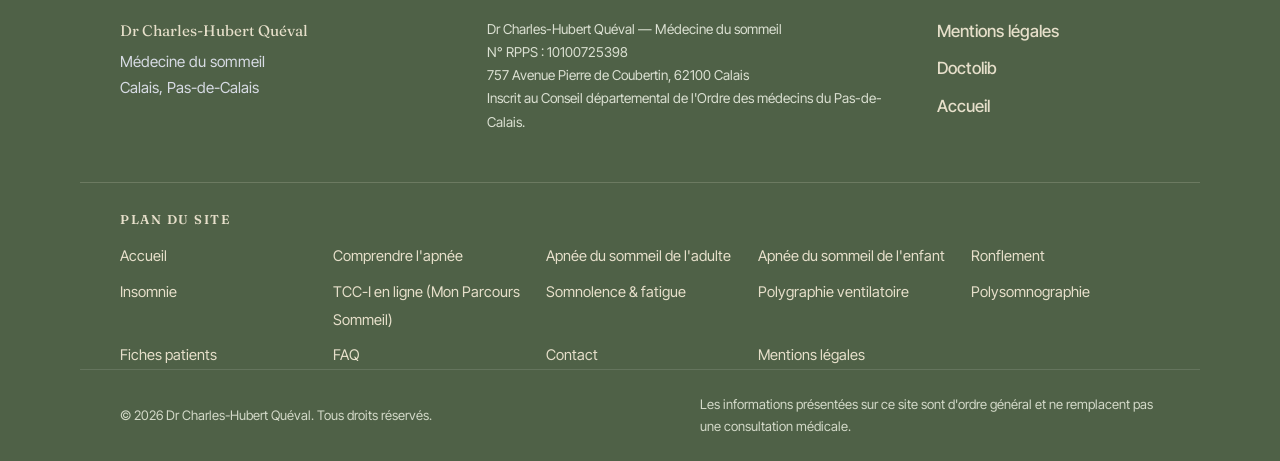
<file: somnolence-fatigue.html>
<!DOCTYPE html>
<html lang="fr">
<head>
  <meta charset="UTF-8" />
  <meta name="viewport" content="width=device-width, initial-scale=1.0" />

  <!-- ============ SEO ============ -->
  <title>Somnolence et fatigue à Calais : causes et dépistage du sommeil | Dr Quéval</title>
  <meta name="description" content="Somnolence dans la journée et fatigue persistante : causes possibles (apnée du sommeil, dette de sommeil, autres troubles), auto-évaluation (Epworth) et dépistage. Consultation à Calais avec le Dr Quéval." />
  <meta name="author" content="Dr Charles-Hubert Quéval" />
  <meta name="robots" content="index, follow" />
  <link rel="canonical" href="https://sommeil-calais.fr/somnolence-fatigue.html" />
  <meta name="theme-color" content="#4f6147" />

  <!-- ============ OPEN GRAPH ============ -->
  <meta property="og:type" content="article" />
  <meta property="og:locale" content="fr_FR" />
  <meta property="og:site_name" content="Dr Quéval — Médecine du sommeil à Calais" />
  <meta property="og:title" content="Somnolence et fatigue — causes et dépistage" />
  <meta property="og:description" content="Distinguer somnolence et fatigue, en comprendre les causes et savoir quand consulter. Consultation de médecine du sommeil à Calais." />
  <meta property="og:url" content="https://sommeil-calais.fr/somnolence-fatigue.html" />
  <meta property="og:image" content="https://sommeil-calais.fr/images/og-image.png" />

  <!-- ============ FAVICON ============ -->
  <link rel="icon" type="image/svg+xml" href="favicon.svg" />
  <link rel="icon" type="image/x-icon" href="favicon.ico" />
  <link rel="apple-touch-icon" href="images/apple-touch-icon.png" />

  <!-- ============ POLICES ============ -->
  <link rel="preconnect" href="https://fonts.googleapis.com" />
  <link rel="preconnect" href="https://fonts.gstatic.com" crossorigin />
  <link rel="stylesheet" href="https://fonts.googleapis.com/css2?family=Fraunces:opsz,wght@9..144,400;9..144,500;9..144,600&family=Inter+Tight:wght@400;500;600&display=swap" />
  <link rel="stylesheet" href="style.css" />

  <!-- ============ DONNÉES STRUCTURÉES ============ -->
  <script type="application/ld+json">
  {
    "@context": "https://schema.org",
    "@type": "MedicalWebPage",
    "name": "Somnolence et fatigue",
    "url": "https://sommeil-calais.fr/somnolence-fatigue.html",
    "inLanguage": "fr",
    "description": "Causes de la somnolence diurne et de la fatigue persistante, auto-évaluation et dépistage des troubles du sommeil.",
    "about": { "@type": "MedicalSignOrSymptom", "name": "Somnolence diurne" },
    "author": { "@type": "Physician", "name": "Dr Charles-Hubert Quéval", "url": "https://sommeil-calais.fr/" },
    "publisher": { "@type": "Physician", "name": "Dr Charles-Hubert Quéval", "url": "https://sommeil-calais.fr/" }
  }
  </script>
  <script type="application/ld+json">
  {
    "@context": "https://schema.org",
    "@type": "BreadcrumbList",
    "itemListElement": [
      { "@type": "ListItem", "position": 1, "name": "Accueil", "item": "https://sommeil-calais.fr/" },
      { "@type": "ListItem", "position": 2, "name": "Somnolence et fatigue", "item": "https://sommeil-calais.fr/somnolence-fatigue.html" }
    ]
  }
  </script>
</head>

<body>
  <a class="skip-link" href="#contenu">Aller au contenu principal</a>

  <header class="site-header">
    <div class="container header-inner">
      <a href="index.html" class="brand" aria-label="Accueil — Dr Quéval, médecine du sommeil">
        <svg class="brand-icon" width="32" height="32" viewBox="0 0 32 32" aria-hidden="true" focusable="false">
          <path d="M22 17.5A8.5 8.5 0 0 1 12.2 9a0.6 0.6 0 0 0-0.86-0.62A9.5 9.5 0 1 0 23.6 20.6a0.6 0.6 0 0 0-0.62-0.86A8.6 8.6 0 0 1 22 17.5Z" fill="#efe7d2"/>
          <circle cx="23" cy="9" r="1.4" fill="#565d49"/>
          <circle cx="19" cy="13" r="0.9" fill="#efe7d2"/>
        </svg>
        <span class="brand-text">
          <strong>Dr Quéval</strong>
          <span class="brand-sub">Médecine du sommeil · Calais</span>
        </span>
      </a>
      <button class="nav-toggle" id="navToggle" aria-expanded="false" aria-controls="navMenu" aria-label="Ouvrir le menu de navigation">
        <span class="nav-toggle-bar"></span>
        <span class="nav-toggle-bar"></span>
        <span class="nav-toggle-bar"></span>
      </button>
      <nav class="nav" id="navMenu" aria-label="Navigation principale">
        <ul>
          <li><a href="index.html#apnee">Comprendre l'apnée</a></li>
          <li class="nav-item-sub">
            <details class="nav-sub">
              <summary>Pathologies</summary>
              <ul class="nav-submenu">
                <li><a href="apnee-du-sommeil-adulte.html">Apnée de l'adulte</a></li>
                <li><a href="apnee-du-sommeil-enfant.html">Apnée de l'enfant</a></li>
                <li><a href="ronflement.html">Ronflement</a></li>
                <li><a href="insomnie.html">Insomnie</a></li>
                <li><a href="somnolence-fatigue.html">Somnolence &amp; fatigue</a></li>
              </ul>
            </details>
          </li>
          <li class="nav-item-sub">
            <details class="nav-sub">
              <summary>Examens</summary>
              <ul class="nav-submenu">
                <li><a href="polygraphie-ventilatoire.html">Polygraphie ventilatoire</a></li>
                <li><a href="polysomnographie.html">Polysomnographie</a></li>
              </ul>
            </details>
          </li>
          <li><a href="notices.html">Fiches patients</a></li>
          <li><a href="index.html#faq">FAQ</a></li>
          <li><a href="index.html#contact">Contact</a></li>
        </ul>
        <a class="btn btn-primary nav-cta" href="https://www.doctolib.fr/medecin-generaliste/calais/charles-hubert-queval" target="_blank" rel="noopener" aria-label="Prendre rendez-vous sur Doctolib (nouvel onglet)">Prendre rendez-vous</a>
      </nav>
    </div>
  </header>

  <main id="contenu" class="section">
    <div class="container narrow prose">
      <nav class="breadcrumb" aria-label="Fil d'Ariane">
        <a href="index.html">Accueil</a> › Somnolence et fatigue
      </nav>

      <p class="eyebrow">Médecine du sommeil</p>
      <h1 style="color: var(--bleu-nuit);">Somnolence et fatigue</h1>
      <p class="lead">
        Se sentir fatigué ou lutter contre le sommeil en journée n'est pas une fatalité.
        Derrière une somnolence persistante se cache souvent un trouble du sommeil qu'on
        peut identifier et traiter.
      </p>

      <h2>Fatigue ou somnolence ?</h2>
      <p>
        Les deux sont souvent confondues. La <strong>fatigue</strong> est une sensation de
        manque d'énergie, physique ou psychique. La <strong>somnolence</strong> est le
        besoin de dormir et la difficulté à rester éveillé — s'endormir devant la
        télévision, en réunion, voire au volant. Distinguer les deux aide à orienter le
        diagnostic.
      </p>

      <h2>Quelles causes ?</h2>
      <p>
        Une somnolence de journée peut venir d'un manque de sommeil (dette de sommeil,
        horaires décalés), mais aussi d'un trouble du sommeil&nbsp;:
        <a href="apnee-du-sommeil-adulte.html">apnée du sommeil</a>, syndrome des jambes
        sans repos, plus rarement narcolepsie. Certains médicaments et un sommeil de
        mauvaise qualité (insomnie) entrent aussi en jeu.
      </p>

      <h2>Faites le point en quelques minutes</h2>
      <p>
        L'échelle d'Epworth évalue votre somnolence, l'échelle de Pichot mesure votre
        fatigue. Vous pouvez réaliser ces
        <a href="index.html#adultes">auto-évaluations en ligne</a>&nbsp;: un score positif
        invite à consulter. Résultat indicatif, sans valeur de diagnostic.
      </p>

      <h2>Quand consulter ?</h2>
      <p>
        Une somnolence qui retentit sur votre quotidien, votre travail ou votre sécurité
        (notamment au volant) justifie un avis. La consultation recherche la cause et, si
        besoin, organise un <a href="index.html#examens">enregistrement du sommeil</a> pour
        préciser le diagnostic.
      </p>

      <div class="page-cta">
        <a class="btn btn-primary btn-lg" href="https://www.doctolib.fr/medecin-generaliste/calais/charles-hubert-queval" target="_blank" rel="noopener" aria-label="Prendre rendez-vous sur Doctolib (nouvel onglet)">
          Prendre rendez-vous sur Doctolib
        </a>
      </div>

      <p>
        <a href="insomnie.html">→ L'insomnie</a><br />
        <a href="apnee-du-sommeil-adulte.html">→ L'apnée du sommeil de l'adulte</a><br />
        <a href="index.html">← Retour à l'accueil</a>
      </p>
    </div>
  </main>

  <footer class="site-footer">
    <div class="container footer-inner">
      <div class="footer-col">
        <p class="footer-name">Dr Charles-Hubert Quéval</p>
        <p>Médecine du sommeil<br />Calais, Pas-de-Calais</p>
      </div>
      <div class="footer-col footer-legal">
        <p>
          Dr Charles-Hubert Quéval — Médecine du sommeil<br />
          N° RPPS&nbsp;: 10100725398<br />
          757 Avenue Pierre de Coubertin, 62100 Calais<br />
          Inscrit au Conseil départemental de l'Ordre des médecins du Pas-de-Calais.
        </p>
      </div>
      <div class="footer-col footer-links">
        <a href="mentions-legales.html">Mentions légales</a>
        <a href="https://www.doctolib.fr/medecin-generaliste/calais/charles-hubert-queval" target="_blank" rel="noopener">Doctolib</a>
        <a href="index.html">Accueil</a>
      </div>
    </div>

    <nav class="container footer-sitemap" aria-label="Plan du site">
      <h2 class="footer-sitemap-title">Plan du site</h2>
      <ul>
        <li><a href="index.html">Accueil</a></li>
        <li><a href="index.html#apnee">Comprendre l'apnée</a></li>
        <li><a href="apnee-du-sommeil-adulte.html">Apnée du sommeil de l'adulte</a></li>
        <li><a href="apnee-du-sommeil-enfant.html">Apnée du sommeil de l'enfant</a></li>
        <li><a href="ronflement.html">Ronflement</a></li>
        <li><a href="insomnie.html">Insomnie</a></li>
        <li><a href="https://monparcourssommeil.fr/" rel="noopener">TCC-I en ligne (Mon Parcours Sommeil)</a></li>
        <li><a href="somnolence-fatigue.html">Somnolence &amp; fatigue</a></li>
        <li><a href="polygraphie-ventilatoire.html">Polygraphie ventilatoire</a></li>
        <li><a href="polysomnographie.html">Polysomnographie</a></li>
        <li><a href="notices.html">Fiches patients</a></li>
        <li><a href="index.html#faq">FAQ</a></li>
        <li><a href="index.html#contact">Contact</a></li>
        <li><a href="mentions-legales.html">Mentions légales</a></li>
      </ul>
    </nav>

    <div class="container footer-bottom">
      <p>© 2026 Dr Charles-Hubert Quéval. Tous droits réservés.</p>
      <p class="footer-disclaimer">Les informations présentées sur ce site sont d'ordre général et ne remplacent pas une consultation médicale.</p>
    </div>
  </footer>

  <script src="script.js" defer></script>
</body>
</html>
</file>
<file: style.css>
/* =====================================================================
   Dr Quéval — Médecine du sommeil à Calais
   Feuille de styles — approche mobile-first, accessible (WCAG AA)
   Palette : crème #ece6d5 · sauge vert #4f6147 (bandeaux) · sauge clair #bcc1b2
             · accent CTA sauge #565d49 · eyebrows/liens #3f4636 (monochrome)
   ===================================================================== */

/* ---------- 1. Variables de design ---------- */
:root {
  /* Palette reprise du site Hypnote (hypnote.fr) : crème + olive + bronze + brique.
     On conserve les anciens noms de variables (--bleu-nuit, --sable…) pour ne pas
     casser le reste de la feuille de styles ; seules les valeurs changent. */
  --bleu-nuit: #4f6147;        /* sauge vert moyen — bandeau, titres, en-tête, pied */
  --bleu-nuit-clair: #bcc1b2;  /* sauge clair (#BCC1B2) — teinte signature douce */
  --sable: #e6dfca;            /* sable Hypnote */
  --sable-clair: #efe7d2;      /* crème claire (sections alternées) */
  --blanc-casse: #f4eede;      /* crème la plus claire (cartes, surfaces hautes) */
  --bg-page: #ece6d5;          /* fond de page chaud */
  --terracotta: #565d49;       /* sauge profond (CTA) — assez foncé pour rester lisible AA */
  --terracotta-fonce: #3f4636; /* sauge très profond (survol, liens, eyebrows) */
  --bronze: #9d7f54;           /* doré Hypnote (accents secondaires) */
  --texte: #2a2823;            /* encre */
  --texte-doux: #5d574a;       /* encre douce */
  --bordure: #d4ccb8;          /* bordures chaudes */

  --police-titre: "Fraunces", Georgia, serif;
  --police-corps: "Inter Tight", system-ui, -apple-system, sans-serif;

  --rayon: 14px;
  --rayon-sm: 8px;
  --ombre: 0 10px 30px -12px rgba(42, 40, 35, 0.22);
  --ombre-douce: 0 4px 16px -8px rgba(42, 40, 35, 0.16);

  --max-largeur: 1120px;
  --max-narrow: 760px;
  --espace-section: clamp(3.5rem, 8vw, 6rem);

  --transition: 0.25s ease;
}

/* ---------- 2. Reset léger ---------- */
*,
*::before,
*::after {
  box-sizing: border-box;
  margin: 0;
}

html {
  scroll-behavior: smooth;
  /* Décalage pour que les ancres ne passent pas sous l'en-tête fixe */
  scroll-padding-top: 84px;
  -webkit-text-size-adjust: 100%;
}

body {
  font-family: var(--police-corps);
  color: var(--texte);
  background-color: var(--bg-page);
  line-height: 1.65;
  font-size: 1.05rem;
  -webkit-font-smoothing: antialiased;
  text-rendering: optimizeLegibility;
}

img,
svg,
iframe {
  display: block;
  max-width: 100%;
}

a {
  color: var(--terracotta-fonce);
  text-decoration-thickness: 1px;
  text-underline-offset: 2px;
}

/* ---------- 3. Accessibilité : skip-link et focus ---------- */
.skip-link {
  position: absolute;
  left: 1rem;
  top: -100px;
  z-index: 1000;
  background: var(--bleu-nuit);
  color: #fff;
  padding: 0.7rem 1.1rem;
  border-radius: var(--rayon-sm);
  transition: top var(--transition);
}
.skip-link:focus {
  top: 1rem;
}

/* Focus clavier visible et net partout */
a:focus-visible,
button:focus-visible,
summary:focus-visible,
iframe:focus-visible {
  outline: 3px solid var(--terracotta);
  outline-offset: 3px;
  border-radius: var(--rayon-sm);
}

/* ---------- 4. Structure : conteneurs ---------- */
.container {
  width: 100%;
  max-width: var(--max-largeur);
  margin-inline: auto;
  padding-inline: clamp(1.2rem, 5vw, 2.5rem);
}
.container.narrow {
  max-width: var(--max-narrow);
}

.section {
  padding-block: var(--espace-section);
}
.section-alt {
  background: var(--sable-clair);
}
.section-about {
  background: var(--bleu-nuit);
  color: var(--blanc-casse);
}

/* ---------- 5. Typographie ---------- */
h1,
h2,
h3 {
  font-family: var(--police-titre);
  font-weight: 500;
  line-height: 1.15;
  letter-spacing: -0.01em;
}
h1 {
  font-size: clamp(2.2rem, 6vw, 3.6rem);
}
h2 {
  font-size: clamp(1.7rem, 4vw, 2.5rem);
  color: var(--bleu-nuit);
}
.section-about h2 {
  color: var(--sable);
}
h3 {
  font-size: 1.2rem;
  font-weight: 600;
  color: var(--bleu-nuit);
}

/* Section pédagogique « Comprendre l'apnée » — rythme de lecture aéré */
#apnee .lead {
  margin-bottom: 1.6rem;
}
#apnee p {
  margin-bottom: 1.2rem;
  line-height: 1.7;
}
#apnee h3 {
  margin-top: 2.4rem;
  margin-bottom: 0.7rem;
}
.apnee-links {
  margin-top: 2.2rem;
  padding-top: 1.4rem;
  border-top: 1px solid rgba(0, 0, 0, 0.08);
  line-height: 2;
}

/* Pages éditoriales (pages thématiques, articles) — rythme de lecture aéré */
.prose .lead {
  margin-bottom: 1.6rem;
}
.prose p {
  margin-bottom: 1.2rem;
  line-height: 1.7;
}
.prose h2 {
  margin-top: 2.8rem;
  margin-bottom: 0.8rem;
}
.prose h3 {
  margin-top: 1.9rem;
  margin-bottom: 0.5rem;
}
.prose ul,
.prose ol {
  margin: 0 0 1.4rem 1.2rem;
}
.prose li {
  margin-bottom: 0.45rem;
  line-height: 1.6;
}
.prose .callout,
.prose .info-list {
  margin: 2rem 0;
}
.prose .page-cta {
  margin: 2.4rem 0;
  text-align: center;
}
.breadcrumb {
  font-size: 0.85rem;
  margin-bottom: 1.4rem;
  color: var(--texte-doux, #6b6b6b);
}
.breadcrumb a {
  color: inherit;
}

.eyebrow {
  font-size: 0.8rem;
  font-weight: 600;
  letter-spacing: 0.12em;
  text-transform: uppercase;
  color: var(--terracotta-fonce);
  margin-bottom: 0.6rem;
}
.section-about .eyebrow {
  color: var(--sable);
}

.lead {
  font-size: 1.15rem;
  color: var(--texte-doux);
}
.section-about .lead,
.section-about p {
  color: #e8e6df;
}

.section-head {
  margin-bottom: 2.5rem;
  max-width: 640px;
}

/* ---------- 6. Boutons / CTA ---------- */
.btn {
  display: inline-flex;
  align-items: center;
  justify-content: center;
  gap: 0.5rem;
  font-family: var(--police-corps);
  font-weight: 600;
  font-size: 1rem;
  padding: 0.8rem 1.5rem;
  border-radius: 999px;
  border: 2px solid transparent;
  cursor: pointer;
  text-decoration: none;
  transition: transform var(--transition), background-color var(--transition),
    box-shadow var(--transition), color var(--transition);
}
.btn-lg {
  padding: 1rem 2rem;
  font-size: 1.05rem;
}
.btn-primary {
  background: var(--terracotta);
  color: #fff;
  box-shadow: var(--ombre-douce);
}
.btn-primary:hover {
  background: var(--terracotta-fonce);
  transform: translateY(-2px);
}
.btn-ghost {
  background: transparent;
  border-color: currentColor;
  color: var(--bleu-nuit);
}
.btn-ghost:hover {
  background: rgba(63, 70, 54, 0.1);
  transform: translateY(-2px);
}

/* ---------- 7. En-tête / navigation ---------- */
.site-header {
  position: sticky;
  top: 0;
  z-index: 100;
  background: rgba(236, 230, 213, 0.9);
  backdrop-filter: blur(10px);
  border-bottom: 1px solid var(--bordure);
}
.header-inner {
  display: flex;
  align-items: center;
  justify-content: space-between;
  gap: 1rem;
  min-height: 72px;
}
.brand {
  display: inline-flex;
  align-items: center;
  gap: 0.6rem;
  text-decoration: none;
  color: var(--bleu-nuit);
}
.brand-icon {
  flex-shrink: 0;
  background: var(--bleu-nuit);
  border-radius: 50%;
  padding: 3px;
}
.brand-text {
  display: flex;
  flex-direction: column;
  line-height: 1.1;
}
.brand-text strong {
  font-family: var(--police-titre);
  font-size: 1.2rem;
  font-weight: 600;
}
.brand-sub {
  font-size: 0.72rem;
  color: var(--texte-doux);
  letter-spacing: 0.02em;
}

.nav {
  display: flex;
  align-items: center;
  gap: 1.5rem;
}
.nav ul {
  display: flex;
  gap: 1.4rem;
  list-style: none;
  padding: 0;
}
.nav a {
  color: var(--texte);
  text-decoration: none;
  font-weight: 500;
  font-size: 0.98rem;
  transition: color var(--transition);
}
.nav ul a:hover {
  color: var(--terracotta);
}
.nav-cta {
  padding: 0.6rem 1.2rem;
}

/* Sous-menus déroulants de la navigation (élément <details> natif) */
.nav-sub {
  position: relative;
}
.nav-sub > summary {
  list-style: none;
  cursor: pointer;
  font-weight: 500;
  font-size: 0.98rem;
  color: var(--texte);
  display: inline-flex;
  align-items: center;
  gap: 0.3rem;
  transition: color var(--transition);
}
.nav-sub > summary::-webkit-details-marker {
  display: none;
}
.nav-sub > summary::after {
  content: "▾";
  font-size: 0.7em;
  transition: transform var(--transition);
}
.nav-sub[open] > summary::after {
  transform: rotate(180deg);
}
.nav-sub > summary:hover {
  color: var(--terracotta);
}
.nav-submenu {
  list-style: none;
  padding: 0;
  margin: 0;
}
@media (min-width: 860px) {
  .nav-submenu {
    position: absolute;
    top: calc(100% + 0.6rem);
    left: 0;
    min-width: 230px;
    background: var(--blanc-casse);
    border: 1px solid var(--bordure);
    border-radius: var(--rayon-sm);
    box-shadow: var(--ombre);
    padding: 0.4rem;
    z-index: 200;
  }
  .nav-submenu li {
    white-space: nowrap;
  }
  .nav-submenu a {
    display: block;
    padding: 0.55rem 0.75rem;
    border-radius: var(--rayon-sm);
  }
  .nav-submenu a:hover {
    background: rgba(63, 70, 54, 0.08);
  }
}
@media (max-width: 859px) {
  .nav-sub > summary {
    padding: 0.9rem 0;
  }
  .nav-submenu {
    padding-left: 1rem;
  }
  .nav-submenu li:last-child {
    border-bottom: none;
  }
}

/* Plan du site (pied de page) */
.footer-sitemap {
  border-top: 1px solid rgba(236, 230, 213, 0.18);
  padding-top: 1.8rem;
  margin-top: 1rem;
}
.footer-sitemap-title {
  font-size: 0.8rem;
  font-weight: 600;
  letter-spacing: 0.12em;
  text-transform: uppercase;
  color: var(--sable);
  margin-bottom: 1rem;
}
.footer-sitemap ul {
  list-style: none;
  padding: 0;
  margin: 0;
  display: grid;
  grid-template-columns: repeat(auto-fit, minmax(180px, 1fr));
  gap: 0.5rem 1.5rem;
}
.footer-sitemap a {
  color: var(--sable);
  text-decoration: none;
  font-size: 0.92rem;
}
.footer-sitemap a:hover {
  color: #fff;
  text-decoration: underline;
}

/* Bouton hamburger (mobile) */
.nav-toggle {
  display: none;
  flex-direction: column;
  gap: 5px;
  width: 44px;
  height: 44px;
  align-items: center;
  justify-content: center;
  background: transparent;
  border: 1px solid var(--bordure);
  border-radius: var(--rayon-sm);
}
.nav-toggle-bar {
  width: 22px;
  height: 2px;
  background: var(--bleu-nuit);
  transition: transform var(--transition), opacity var(--transition);
}

/* ---------- 8. Hero ---------- */
.hero {
  background: linear-gradient(180deg, var(--bg-page) 0%, var(--sable-clair) 100%);
  overflow: hidden;
}
.hero-inner {
  display: grid;
  gap: 2.5rem;
  padding-block: clamp(2.5rem, 7vw, 5rem);
  align-items: center;
}
.hero-eyebrow {
  font-size: 0.85rem;
  font-weight: 600;
  letter-spacing: 0.08em;
  text-transform: uppercase;
  color: var(--terracotta);
  margin-bottom: 1rem;
}
.hero h1 {
  color: var(--bleu-nuit);
  margin-bottom: 1.2rem;
}
.hero-name {
  display: block;
  /* Maintient le nom sur une seule ligne, en s'adaptant à la largeur de l'écran */
  white-space: nowrap;
  font-size: clamp(1.5rem, 6.2vw, 3.6rem);
}
/* Variante « activité » du grand titre : phrase plus longue, autorisée à passer à la ligne */
.hero-name--activity {
  white-space: normal;
}
.hero-h1-sub {
  display: block;
  font-size: 0.46em;
  font-weight: 400;
  color: var(--texte-doux);
  margin-top: 0.4rem;
  letter-spacing: 0;
}
.hero-lead {
  font-size: 1.2rem;
  color: var(--texte-doux);
  max-width: 540px;
  margin-bottom: 2rem;
}
.hero-actions {
  display: flex;
  flex-wrap: wrap;
  gap: 1rem;
  margin-bottom: 1.8rem;
}
.hero-place {
  display: inline-flex;
  align-items: center;
  gap: 0.5rem;
  color: var(--texte-doux);
  font-size: 0.95rem;
}
.hero-place svg {
  color: var(--terracotta);
}
.hero-illustration {
  justify-self: center;
}
.hero-illustration img {
  width: min(100%, 440px);
  height: auto;
}

/* ---------- 9. Bloc À propos (narrow, fond bleu nuit) ---------- */
.section-about .lead {
  margin-top: 0.5rem;
}

/* ---------- 10. Sections "split" (adulte / enfant) ---------- */
.split {
  display: grid;
  gap: 2rem;
  align-items: start;
}
.split-icon {
  width: 110px;
  height: 110px;
  display: flex;
  align-items: center;
  justify-content: center;
  background: var(--sable);
  border-radius: 50%;
  flex-shrink: 0;
}
.section-alt .split-icon {
  background: #fff;
}
.split-body h2 {
  margin-bottom: 1rem;
}
.split-body p {
  color: var(--texte-doux);
  margin-bottom: 1rem;
}

/* Encadré "Wegovy" */
.callout {
  background: #fff;
  border-left: 4px solid var(--terracotta);
  border-radius: var(--rayon-sm);
  padding: 1.4rem 1.6rem;
  margin: 1.5rem 0;
  box-shadow: var(--ombre-douce);
}
.section-alt .callout {
  background: var(--blanc-casse);
}
.callout h3 {
  margin-bottom: 0.6rem;
}
.callout p {
  margin-bottom: 0;
  font-size: 1rem;
}

/* ---------- 11. Tags / badges de motifs ---------- */
.tags-label {
  font-weight: 600;
  color: var(--bleu-nuit);
  margin-top: 0.5rem;
  margin-bottom: 0.8rem;
}
.tags {
  display: flex;
  flex-wrap: wrap;
  gap: 0.6rem;
  list-style: none;
  padding: 0;
}
.tags li {
  background: var(--bleu-nuit);
  color: var(--sable);
  font-size: 0.9rem;
  font-weight: 500;
  padding: 0.45rem 0.95rem;
  border-radius: 999px;
}

/* ---------- 12. Étapes (déroulement) ---------- */
.steps {
  list-style: none;
  padding: 0;
  display: grid;
  gap: 1.2rem;
  counter-reset: step;
}
.step {
  display: flex;
  gap: 1.2rem;
  align-items: flex-start;
  background: var(--blanc-casse);
  border: 1px solid var(--bordure);
  border-radius: var(--rayon);
  padding: 1.4rem 1.6rem;
  box-shadow: var(--ombre-douce);
}
.step-num {
  flex-shrink: 0;
  width: 44px;
  height: 44px;
  display: flex;
  align-items: center;
  justify-content: center;
  background: var(--terracotta);
  color: #fff;
  font-family: var(--police-titre);
  font-size: 1.3rem;
  font-weight: 600;
  border-radius: 50%;
}
.step h3 {
  margin-bottom: 0.3rem;
}
.step p {
  color: var(--texte-doux);
  margin: 0;
}

/* ---------- 13. Cartes (examens) ---------- */
.cards {
  display: grid;
  gap: 1.5rem;
}
.card {
  background: var(--blanc-casse);
  border: 1px solid var(--bordure);
  border-radius: var(--rayon);
  padding: 2rem;
  box-shadow: var(--ombre-douce);
  transition: transform var(--transition), box-shadow var(--transition);
}
.section-alt .card {
  background: #fff;
}
.card:hover {
  transform: translateY(-4px);
  box-shadow: var(--ombre);
}
.card-icon {
  margin-bottom: 1rem;
}
/* Carte cliquable (lien vers une fiche PDF) */
.card-link {
  display: block;
  text-decoration: none;
  color: inherit;
}
.card-cta {
  display: inline-flex;
  align-items: center;
  gap: 0.4rem;
  margin-top: 1rem;
  font-weight: 600;
  color: var(--terracotta-fonce);
}
.card-link:hover .card-cta svg {
  transform: translateX(3px);
}
.card-cta svg {
  transition: transform var(--transition);
}
.card h3 {
  margin-bottom: 0.6rem;
}
.card p {
  color: var(--texte-doux);
  margin: 0;
}

/* Note de remboursement sous les cartes d'examens */
.examens-note {
  display: flex;
  align-items: flex-start;
  gap: 0.7rem;
  margin-top: 1.8rem;
  padding: 1rem 1.3rem;
  background: var(--blanc-casse);
  border: 1px solid var(--bordure);
  border-left: 4px solid var(--terracotta);
  border-radius: var(--rayon-sm);
  color: var(--texte-doux);
}
.examens-note svg {
  flex-shrink: 0;
  margin-top: 3px;
}

/* ---------- 14. FAQ (accordéon natif <details>) ---------- */
.faq {
  display: grid;
  gap: 0.8rem;
}
.faq-item {
  background: #fff;
  border: 1px solid var(--bordure);
  border-radius: var(--rayon);
  overflow: hidden;
}
.faq-item summary {
  cursor: pointer;
  list-style: none;
  padding: 1.2rem 1.5rem;
  font-weight: 600;
  color: var(--bleu-nuit);
  display: flex;
  justify-content: space-between;
  align-items: center;
  gap: 1rem;
  font-size: 1.05rem;
}
.faq-item summary::-webkit-details-marker {
  display: none;
}
/* Chevron dessiné en CSS, pivote à l'ouverture */
.faq-item summary::after {
  content: "";
  flex-shrink: 0;
  width: 12px;
  height: 12px;
  border-right: 2px solid var(--terracotta);
  border-bottom: 2px solid var(--terracotta);
  transform: rotate(45deg);
  transition: transform var(--transition);
}
.faq-item[open] summary::after {
  transform: rotate(-135deg);
}
.faq-answer {
  padding: 0 1.5rem 1.3rem;
}
.faq-answer p {
  color: var(--texte-doux);
  margin: 0;
}

/* ---------- 15. Listes d'infos (tarifs / contact) ---------- */
.info-list {
  list-style: none;
  padding: 0;
  display: grid;
  gap: 1.1rem;
}
.info-list li {
  display: flex;
  gap: 0.9rem;
  align-items: flex-start;
}
.info-list svg {
  flex-shrink: 0;
  margin-top: 3px;
}
.info-list a {
  color: var(--terracotta-fonce);
}

/* ---------- 16. Contact (grille infos + carte) ---------- */
.contact-grid {
  display: grid;
  gap: 2.5rem;
  align-items: start;
}
.contact-info .btn {
  margin-top: 1.8rem;
}
.contact-map iframe {
  border-radius: var(--rayon);
  box-shadow: var(--ombre);
  width: 100%;
}

/* ---------- 17. Pied de page ---------- */
.site-footer {
  background: var(--bleu-nuit);
  color: #d7dbe4;
  padding-top: 3rem;
}
.footer-inner {
  display: grid;
  gap: 2rem;
  padding-bottom: 2rem;
}
.footer-col p {
  font-size: 0.95rem;
  line-height: 1.7;
}
.footer-name {
  font-family: var(--police-titre);
  font-size: 1.2rem;
  color: var(--sable);
  margin-bottom: 0.3rem;
}
.footer-legal p {
  color: #dbe0d2;
  font-size: 0.85rem;
}
.footer-links {
  display: flex;
  flex-direction: column;
  gap: 0.6rem;
}
.footer-links a {
  color: var(--sable);
  text-decoration: none;
  font-weight: 500;
}
.footer-links a:hover {
  text-decoration: underline;
}
.footer-bottom {
  border-top: 1px solid rgba(255, 255, 255, 0.12);
  padding-block: 1.5rem;
  display: flex;
  flex-wrap: wrap;
  gap: 0.5rem 2rem;
  justify-content: space-between;
  align-items: center;
}
.footer-bottom p {
  font-size: 0.82rem;
  color: #d3d9c8;
}
.footer-disclaimer {
  max-width: 460px;
}

/* ---------- 17 bis. Bouton flottant "Je souhaite une consultation" ---------- */
.floating-cta {
  position: fixed;
  right: 1.2rem;
  bottom: 1.2rem;
  z-index: 200;
  display: inline-flex;
  align-items: center;
  gap: 0.55rem;
  background: var(--terracotta);
  color: #fff;
  font-family: var(--police-corps);
  font-weight: 600;
  font-size: 0.98rem;
  text-decoration: none;
  padding: 0.85rem 1.3rem;
  border-radius: 999px;
  box-shadow: 0 12px 28px -8px rgba(86, 93, 73, 0.5);
  transition: transform var(--transition), background-color var(--transition);
}
.floating-cta:hover {
  background: var(--terracotta-fonce);
  transform: translateY(-2px);
}
.floating-cta svg {
  flex-shrink: 0;
}
/* Sur très petit écran, on n'affiche que l'icône pour ne pas masquer le contenu */
@media (max-width: 520px) {
  .floating-cta span {
    display: none;
  }
  .floating-cta {
    padding: 0.9rem;
  }
}

/* ---------- 17 ter. Auto-questionnaires ---------- */
/* Bloc questionnaire intégré dans une section (adulte / enfant) */
.quiz-inline {
  margin-top: 1.8rem;
  padding-top: 1.6rem;
  border-top: 1px solid var(--bordure);
}
.quiz-inline > h3 {
  font-family: var(--police-titre);
  font-weight: 600;
  font-size: 1.25rem;
  margin-bottom: 0.5rem;
}
.quiz-inline > p {
  color: var(--texte-doux);
  font-size: 0.98rem;
  margin-bottom: 1.1rem;
}
.quiz-list {
  display: grid;
  gap: 0.8rem;
}
.quiz-block {
  background: #fff;
  border: 1px solid var(--bordure);
  border-radius: var(--rayon);
  overflow: hidden;
}
.quiz-block > summary {
  cursor: pointer;
  list-style: none;
  padding: 1.2rem 1.5rem;
  display: flex;
  flex-wrap: wrap;
  align-items: baseline;
  justify-content: space-between;
  gap: 0.3rem 1rem;
}
.quiz-block > summary::-webkit-details-marker {
  display: none;
}
.quiz-title {
  font-weight: 600;
  color: var(--bleu-nuit);
  font-size: 1.05rem;
}
.quiz-meta {
  font-size: 0.85rem;
  color: var(--texte-doux);
}
.quiz-form {
  padding: 0 1.5rem 1.5rem;
  border-top: 1px solid var(--bordure);
}
.quiz-intro {
  color: var(--texte-doux);
  font-size: 0.98rem;
  margin: 1.2rem 0 0.5rem;
}
.quiz-q {
  border: none;
  padding: 1.1rem 0;
  border-bottom: 1px dashed var(--bordure);
}
.quiz-q legend {
  font-weight: 500;
  color: var(--texte);
  display: flex;
  gap: 0.6rem;
  align-items: baseline;
  padding: 0;
  margin-bottom: 0.7rem;
}
.quiz-q-num {
  flex-shrink: 0;
  width: 26px;
  height: 26px;
  display: inline-flex;
  align-items: center;
  justify-content: center;
  background: var(--sable);
  color: var(--bleu-nuit);
  border-radius: 50%;
  font-size: 0.85rem;
  font-weight: 600;
}
.quiz-opts {
  display: flex;
  flex-wrap: wrap;
  gap: 0.5rem;
  padding-left: 2.1rem;
}
/* Chaque option = "puce" cliquable */
.quiz-opt {
  display: inline-flex;
  align-items: center;
  gap: 0.45rem;
  padding: 0.45rem 0.9rem;
  border: 1.5px solid var(--bordure);
  border-radius: 999px;
  cursor: pointer;
  font-size: 0.92rem;
  background: var(--blanc-casse);
  transition: border-color var(--transition), background-color var(--transition);
}
.quiz-opt:hover {
  border-color: var(--bleu-nuit-clair);
}
.quiz-opt input {
  accent-color: var(--terracotta);
  margin: 0;
}
/* Surlignage de l'option sélectionnée (navigateurs modernes) */
.quiz-opt:has(input:checked) {
  border-color: var(--terracotta);
  background: rgba(86, 93, 73, 0.16);
  font-weight: 500;
}
.quiz-actions {
  margin-top: 1.4rem;
}
.quiz-result {
  margin-top: 1.4rem;
  padding: 1.3rem 1.5rem;
  border-radius: var(--rayon);
  border-left: 5px solid var(--bordure);
  background: var(--sable-clair);
}
.quiz-result .btn {
  margin-top: 0.8rem;
}
.quiz-score {
  font-size: 1.1rem;
}
.quiz-verdict-title {
  font-family: var(--police-titre);
  font-size: 1.3rem;
  color: var(--bleu-nuit);
  margin-top: 0.2rem;
}
.quiz-disclaimer {
  font-size: 0.82rem;
  color: var(--texte-doux);
  margin-top: 0.8rem;
}
/* Variantes de résultat (vert = ok, ambre = vigilance, orange = consultation conseillée) */
.quiz-result--ok {
  border-left-color: var(--terracotta);
  background: rgba(86, 93, 73, 0.14);
}
.quiz-result--warn {
  border-left-color: #9a7b2e;
  background: rgba(154, 123, 46, 0.1);
}
.quiz-result--alert {
  border-left-color: #a85e2a;
  background: rgba(168, 94, 42, 0.1);
}
.quiz-result--info {
  border-left-color: var(--bronze);
  background: var(--sable-clair);
}
.quiz-noscript {
  margin-top: 1rem;
  padding: 1rem 1.3rem;
  background: var(--sable-clair);
  border-radius: var(--rayon-sm);
  color: var(--texte-doux);
}

/* ---------- 17 quater. Page Notices patients ---------- */
.notice-search-wrap {
  margin: 1.5rem 0 0.5rem;
}
.notice-search {
  width: 100%;
  max-width: 460px;
  padding: 0.8rem 1.1rem;
  font-family: var(--police-corps);
  font-size: 1rem;
  color: var(--texte);
  background: #fff;
  border: 1.5px solid var(--bordure);
  border-radius: 999px;
}
.notice-search:focus-visible {
  outline: 3px solid var(--terracotta);
  outline-offset: 2px;
}
.notice-cat {
  margin-top: 2.8rem;
}
.notice-cat h2 {
  font-size: clamp(1.4rem, 3vw, 1.8rem);
  margin-bottom: 1.2rem;
  padding-bottom: 0.5rem;
  border-bottom: 2px solid var(--bordure);
}
.notice-grid {
  display: grid;
  gap: 0.9rem;
  grid-template-columns: 1fr;
}
.notice-card {
  display: flex;
  align-items: center;
  gap: 0.9rem;
  padding: 1rem 1.2rem;
  background: #fff;
  border: 1px solid var(--bordure);
  border-radius: var(--rayon);
  text-decoration: none;
  color: var(--texte);
  box-shadow: var(--ombre-douce);
  transition: transform var(--transition), box-shadow var(--transition),
    border-color var(--transition);
}
.notice-card:hover {
  transform: translateY(-2px);
  box-shadow: var(--ombre);
  border-color: var(--terracotta);
}
.notice-card .notice-ic {
  flex-shrink: 0;
  color: var(--terracotta);
}
.notice-card .notice-title {
  font-weight: 600;
  color: var(--bleu-nuit);
  line-height: 1.3;
}
.notice-card .notice-type {
  font-size: 0.8rem;
  color: var(--texte-doux);
  margin-top: 2px;
}
.notice-empty {
  margin-top: 2rem;
  color: var(--texte-doux);
}
@media (min-width: 640px) {
  .notice-grid {
    grid-template-columns: 1fr 1fr;
  }
}
@media (min-width: 980px) {
  .notice-grid {
    grid-template-columns: 1fr 1fr 1fr;
  }
}

/* ---------- 18. Animation d'apparition au scroll ---------- */
.reveal {
  opacity: 0;
  transform: translateY(24px);
  transition: opacity 0.6s ease, transform 0.6s ease;
}
.reveal.is-visible {
  opacity: 1;
  transform: none;
}

/* =====================================================================
   19. RESPONSIVE — points de rupture (mobile-first → tablette → desktop)
   ===================================================================== */

/* Tablette et + : navigation horizontale visible */
@media (min-width: 860px) {
  .hero-inner {
    grid-template-columns: 1.1fr 0.9fr;
  }
  .split {
    grid-template-columns: auto 1fr;
    gap: 2.5rem;
  }
  .split-reverse {
    grid-template-columns: 1fr auto;
  }
  .split-reverse .split-icon {
    order: 2;
  }
  .cards {
    grid-template-columns: 1fr 1fr;
  }
  .contact-grid {
    grid-template-columns: 1fr 1fr;
  }
  .footer-inner {
    grid-template-columns: 1.2fr 1.5fr 0.8fr;
  }
}

/* Mobile : menu repliable */
@media (max-width: 859px) {
  .nav-toggle {
    display: flex;
  }
  .nav {
    position: absolute;
    top: 72px;
    left: 0;
    right: 0;
    flex-direction: column;
    align-items: stretch;
    gap: 0;
    background: var(--blanc-casse);
    border-bottom: 1px solid var(--bordure);
    box-shadow: var(--ombre);
    padding: 1rem clamp(1.2rem, 5vw, 2.5rem) 1.5rem;
    /* Replié par défaut */
    max-height: 0;
    overflow: hidden;
    opacity: 0;
    pointer-events: none;
    transition: max-height var(--transition), opacity var(--transition);
  }
  .nav.is-open {
    max-height: 85vh;
    overflow-y: auto;
    opacity: 1;
    pointer-events: auto;
  }
  .nav ul {
    flex-direction: column;
    gap: 0;
  }
  .nav ul li {
    border-bottom: 1px solid var(--bordure);
  }
  .nav ul a {
    display: block;
    padding: 0.9rem 0;
  }
  .nav-cta {
    margin-top: 1rem;
    text-align: center;
  }
  /* Animation du hamburger en croix quand le menu est ouvert */
  .nav-toggle[aria-expanded="true"] .nav-toggle-bar:nth-child(1) {
    transform: translateY(7px) rotate(45deg);
  }
  .nav-toggle[aria-expanded="true"] .nav-toggle-bar:nth-child(2) {
    opacity: 0;
  }
  .nav-toggle[aria-expanded="true"] .nav-toggle-bar:nth-child(3) {
    transform: translateY(-7px) rotate(-45deg);
  }
}

/* ---------- 20. Préférence "réduire les animations" ---------- */
@media (prefers-reduced-motion: reduce) {
  *,
  *::before,
  *::after {
    animation-duration: 0.001ms !important;
    transition-duration: 0.001ms !important;
    scroll-behavior: auto !important;
  }
  .reveal {
    opacity: 1;
    transform: none;
  }
}
</file>
